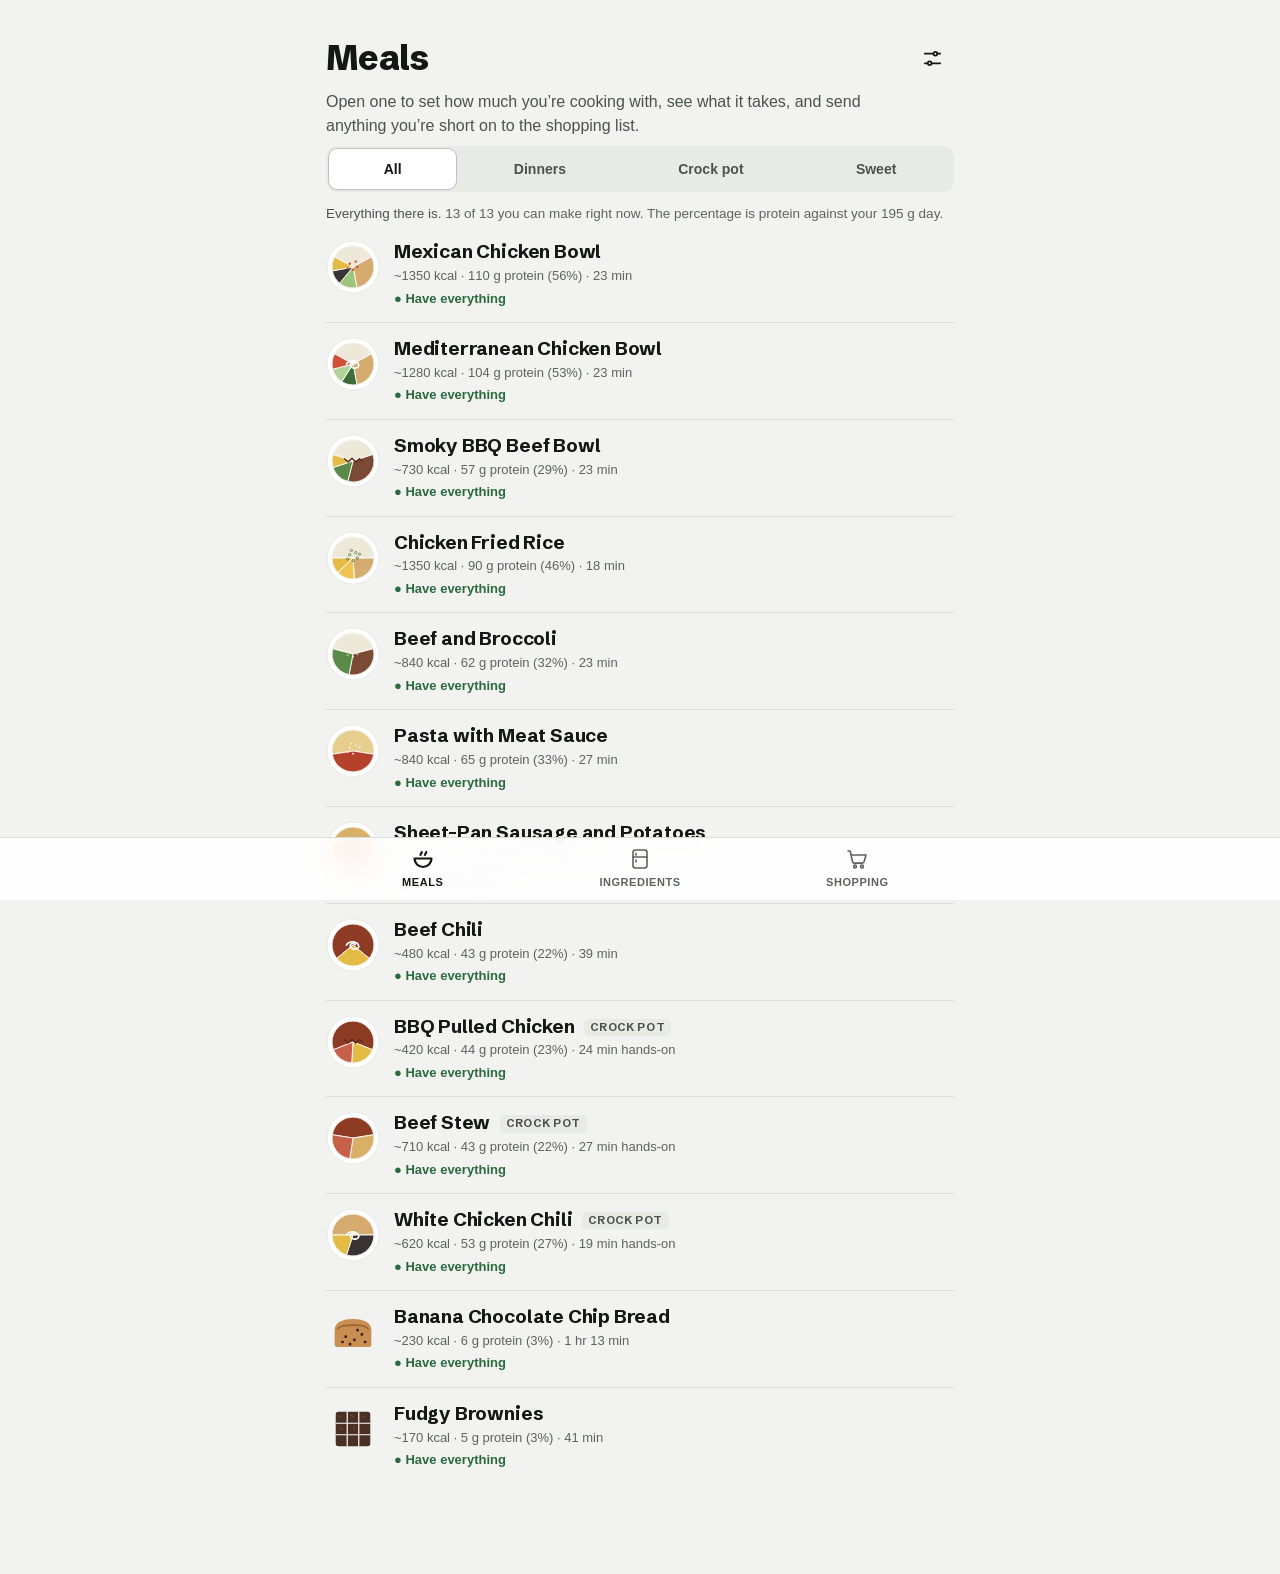
<file: index.html>
<!doctype html>
<html lang="en">
<head>
<meta charset="utf-8">
<meta name="app-version" content="c1187bf18e4c">
<meta name="viewport" content="width=device-width, initial-scale=1, viewport-fit=cover">
<meta name="apple-mobile-web-app-capable" content="yes">
<meta name="mobile-web-app-capable" content="yes">
<meta name="apple-mobile-web-app-title" content="Dinner">
<meta name="apple-mobile-web-app-status-bar-style" content="default">
<meta name="theme-color" content="#F2F3F0" media="(prefers-color-scheme: light)">
<meta name="theme-color" content="#0E100F" media="(prefers-color-scheme: dark)">
<link rel="manifest" href="manifest.webmanifest">
<link rel="apple-touch-icon" href="icons/icon-180.png">
<link rel="icon" type="image/png" sizes="192x192" href="icons/icon-192.png">
<title>Default Dinner</title>
<style>
@font-face{font-family:'IBM Plex Mono';font-style:normal;font-weight:400;font-display:swap;src:url(fonts/ibm-plex-mono-400.woff2) format('woff2');unicode-range:U+0000-00FF, U+0131, U+0152-0153, U+02BB-02BC, U+02C6, U+02DA, U+02DC, U+0304, U+0308, U+0329, U+2000-206F, U+20AC, U+2122, U+2191, U+2193, U+2212, U+2215, U+FEFF, U+FFFD;}
@font-face{font-family:'IBM Plex Mono';font-style:normal;font-weight:500;font-display:swap;src:url(fonts/ibm-plex-mono-500.woff2) format('woff2');unicode-range:U+0000-00FF, U+0131, U+0152-0153, U+02BB-02BC, U+02C6, U+02DA, U+02DC, U+0304, U+0308, U+0329, U+2000-206F, U+20AC, U+2122, U+2191, U+2193, U+2212, U+2215, U+FEFF, U+FFFD;}
@font-face{font-family:'IBM Plex Mono';font-style:normal;font-weight:600;font-display:swap;src:url(fonts/ibm-plex-mono-600.woff2) format('woff2');unicode-range:U+0000-00FF, U+0131, U+0152-0153, U+02BB-02BC, U+02C6, U+02DA, U+02DC, U+0304, U+0308, U+0329, U+2000-206F, U+20AC, U+2122, U+2191, U+2193, U+2212, U+2215, U+FEFF, U+FFFD;}
@font-face{font-family:'Schibsted Grotesk';font-style:normal;font-weight:500;font-display:swap;src:url(fonts/schibsted-grotesk.woff2) format('woff2');unicode-range:U+0000-00FF, U+0131, U+0152-0153, U+02BB-02BC, U+02C6, U+02DA, U+02DC, U+0304, U+0308, U+0329, U+2000-206F, U+20AC, U+2122, U+2191, U+2193, U+2212, U+2215, U+FEFF, U+FFFD;}
@font-face{font-family:'Schibsted Grotesk';font-style:normal;font-weight:600;font-display:swap;src:url(fonts/schibsted-grotesk.woff2) format('woff2');unicode-range:U+0000-00FF, U+0131, U+0152-0153, U+02BB-02BC, U+02C6, U+02DA, U+02DC, U+0304, U+0308, U+0329, U+2000-206F, U+20AC, U+2122, U+2191, U+2193, U+2212, U+2215, U+FEFF, U+FFFD;}
@font-face{font-family:'Schibsted Grotesk';font-style:normal;font-weight:700;font-display:swap;src:url(fonts/schibsted-grotesk.woff2) format('woff2');unicode-range:U+0000-00FF, U+0131, U+0152-0153, U+02BB-02BC, U+02C6, U+02DA, U+02DC, U+0304, U+0308, U+0329, U+2000-206F, U+20AC, U+2122, U+2191, U+2193, U+2212, U+2215, U+FEFF, U+FFFD;}
@font-face{font-family:'Schibsted Grotesk';font-style:normal;font-weight:800;font-display:swap;src:url(fonts/schibsted-grotesk.woff2) format('woff2');unicode-range:U+0000-00FF, U+0131, U+0152-0153, U+02BB-02BC, U+02C6, U+02DA, U+02DC, U+0304, U+0308, U+0329, U+2000-206F, U+20AC, U+2122, U+2191, U+2193, U+2212, U+2215, U+FEFF, U+FFFD;}
</style>
</head>
<body>

<style>
/* =========================================================================
   Default Dinner — styles
   Steel-cool neutrals, ink controls, enamel-cookware blue accent.
   ========================================================================= */
:root {
  --bg:#F2F3F0; --surface:#FFFFFF; --surface-2:#E8EAE5; --ink:#141714; --ink-2:#4B524C; --ink-3:#5C635D;
  --line:#DADED8; --line-strong:#BCC2BB;
  --accent:#2F4FA3; --accent-soft:#E2E8F6;
  --ok:#2A6A3D; --ok-soft:#E0EEE3; --warn:#855600; --warn-soft:#F5EAD3; --bad:#A1302A; --bad-soft:#F6E0DC; --on-bad:#FFFFFF;
  --btn:#141714; --on-btn:#F6F7F4;
  --bowl:#FFFFFF; --bowl-rim:#E3E5E0;
  --f-rice:#EEE8D8; --f-beef:#7B4A34; --f-chicken:#D6AB70; --f-broc:#5A8A4A; --f-leaf:#9CC47A; --f-bean:#3A3333; --f-corn:#E4BB45;
  --f-spinach:#3D6D3A; --f-cuc:#B4D29C; --f-tomato:#CF4F39; --f-potato:#D8B068; --f-scallion:#3C7631; --f-yogurt:#FFFFFF; --f-bbq:#5A2A1C;
  --f-bread:#C98F52; --f-crust:#9A6433; --f-choc:#3A2419; --f-brownie:#4A2F24; --f-brownie-hi:#6E4938; --f-dough:#D9A866; --f-glaze:#5A3A2C;
  --f-cream:#F0E4C6; --f-cream-2:#E6B6B1; --f-cup:#2F4FA3;
  --f-pasta:#E8CE8E; --f-sauce:#B5402C; --f-sausage:#9C5B3C; --f-egg:#EFC352; --f-hash:#D7A85A; --f-chili:#8E3B23; --f-peppers:#C6604A; --f-sesame:#F3EEDD; --f-parm:#F6F2E4;
  --shadow:0 1px 2px rgba(20,23,20,.05), 0 6px 20px rgba(20,23,20,.06);
  --font-display:'Schibsted Grotesk', ui-sans-serif, -apple-system, 'Helvetica Neue', Arial, sans-serif;
  --font-body:-apple-system, BlinkMacSystemFont, 'SF Pro Text', 'Segoe UI', Roboto, 'Helvetica Neue', Arial, sans-serif;
  --font-mono:'IBM Plex Mono', ui-monospace, 'SF Mono', Menlo, Consolas, monospace;
  --nav-h:62px;
  --safe-b:env(safe-area-inset-bottom, 0px);
  color-scheme:light;
}
@media (prefers-color-scheme: dark) {
  :root:not([data-theme="light"]):not([data-app-theme="light"]) {
    --bg:#0E100F; --surface:#171A18; --surface-2:#222623; --ink:#ECEEEA; --ink-2:#B0B7B1; --ink-3:#848B85;
    --line:#2A2F2B; --line-strong:#3E4540;
    --accent:#94AAEE; --accent-soft:#1D2540;
    --ok:#7FC290; --ok-soft:#16281B; --warn:#E3B55D; --warn-soft:#2D2311; --bad:#F28E82; --bad-soft:#351B18; --on-bad:#1A0D0B;
    --btn:#ECEEEA; --on-btn:#0E100F;
    --bowl:#1E2220; --bowl-rim:#2F3430;
    --f-rice:#D7D1BF; --f-yogurt:#EDEDE8; --f-cup:#5D78C8; --f-bbq:#8A4A36; --f-bean:#5A5050; --f-choc:#1F130D;
    --f-sauce:#C24B33; --f-chili:#A24A2E; --f-sesame:#E8E2D0; --f-parm:#EDE8D8;
    --shadow:0 1px 2px rgba(0,0,0,.4);
    color-scheme:dark;
  }
}
:root[data-theme="dark"]:not([data-app-theme="light"]), :root[data-app-theme="dark"] {
  --bg:#0E100F; --surface:#171A18; --surface-2:#222623; --ink:#ECEEEA; --ink-2:#B0B7B1; --ink-3:#848B85;
  --line:#2A2F2B; --line-strong:#3E4540;
  --accent:#94AAEE; --accent-soft:#1D2540;
  --ok:#7FC290; --ok-soft:#16281B; --warn:#E3B55D; --warn-soft:#2D2311; --bad:#F28E82; --bad-soft:#351B18; --on-bad:#1A0D0B;
  --btn:#ECEEEA; --on-btn:#0E100F;
  --bowl:#1E2220; --bowl-rim:#2F3430;
  --f-rice:#D7D1BF; --f-yogurt:#EDEDE8; --f-cup:#5D78C8; --f-bbq:#8A4A36; --f-bean:#5A5050; --f-choc:#1F130D;
    --f-sauce:#C24B33; --f-chili:#A24A2E; --f-sesame:#E8E2D0; --f-parm:#EDE8D8;
  --shadow:0 1px 2px rgba(0,0,0,.4);
  color-scheme:dark;
}

*, *::before, *::after { box-sizing:border-box; }
html { -webkit-text-size-adjust:100%; }
body { margin:0; background:var(--bg); color:var(--ink); font:16px/1.5 var(--font-body); -webkit-font-smoothing:antialiased; -webkit-tap-highlight-color:transparent; }
body.cooking { overflow:hidden; }
a { color:var(--accent); }
button { font:inherit; color:inherit; cursor:pointer; }
button:disabled { cursor:not-allowed; opacity:.55; }
svg { display:block; }
ul, ol { margin:0; padding:0; list-style:none; }
p { margin:0; }
h1, h2, h3 { margin:0; text-wrap:balance; }
dl, dd { margin:0; }
:focus-visible { outline:3px solid var(--accent); outline-offset:2px; border-radius:6px; }
[tabindex="-1"]:focus { outline:none; }
.visually-hidden { position:absolute !important; width:1px; height:1px; overflow:hidden; clip:rect(0 0 0 0); white-space:nowrap; }
.skip { position:absolute; left:-999px; top:8px; background:var(--btn); color:var(--on-btn); padding:10px 14px; border-radius:8px; z-index:100; }
.skip:focus { left:16px; }
.mono { font-family:var(--font-mono); font-variant-numeric:tabular-nums; }
.muted { color:var(--ink-3); }
.center { text-align:center; }

/* ---------- Layout ---------- */
.app { max-width:660px; margin:0 auto; padding-inline:max(16px, env(safe-area-inset-left, 0px)); padding-block:calc(env(safe-area-inset-top, 0px) + 6px) calc(var(--nav-h) + var(--safe-b) + 28px); }
#view { outline:none; }

/* ---------- Type ---------- */
.display { font-family:var(--font-display); font-weight:800; font-size:clamp(30px, 8.6vw, 40px); line-height:1.04; letter-spacing:-.028em; margin:6px 0 18px; }
.h1 { font-family:var(--font-display); font-weight:800; font-size:clamp(27px, 7.4vw, 34px); line-height:1.08; letter-spacing:-.022em; }
.h2 { font-family:var(--font-display); font-weight:700; font-size:20px; line-height:1.2; letter-spacing:-.01em; }
.h3 { font-size:14px; font-weight:700; letter-spacing:.01em; margin:18px 0 6px; color:var(--ink); }
.label { font-size:12px; font-weight:700; letter-spacing:.09em; text-transform:uppercase; color:var(--ink-3); margin:22px 0 4px; }
.eyebrow, .kicker { font-size:12px; font-weight:600; letter-spacing:.07em; text-transform:uppercase; color:var(--ink-3); }
.lede { color:var(--ink-2); font-size:16px; max-width:36em; margin:4px 0 8px; }
.fine { font-size:12.5px; color:var(--ink-3); margin-top:8px; max-width:44em; }
.meta, .meta.mono { font-family:var(--font-body); font-size:13px; color:var(--ink-3); font-variant-numeric:tabular-nums; }

/* ---------- Header / nav ---------- */
.top { display:flex; justify-content:space-between; align-items:center; min-height:48px; }
.page-head { display:flex; justify-content:space-between; align-items:center; gap:12px; min-height:56px; margin-top:6px; }
.back { display:inline-flex; align-items:center; gap:2px; min-height:44px; margin-left:-8px; padding-right:10px; color:var(--ink-2); text-decoration:none; font-weight:600; font-size:15px; }
.back svg { width:22px; height:22px; fill:none; stroke:currentColor; stroke-width:2; }
.icon-btn { width:44px; height:44px; display:grid; place-items:center; border-radius:10px; border:0; background:transparent; color:var(--ink); flex:none; text-decoration:none; }
.icon-btn svg { width:23px; height:23px; fill:none; stroke:currentColor; stroke-width:1.8; stroke-linecap:round; stroke-linejoin:round; }
.icon-btn:hover { background:var(--surface-2); }
.fav svg { stroke-width:1.6; }
.fav.on svg { fill:var(--ink); }
.fav-mark { color:var(--ink); }

.tabbar { position:fixed; left:0; right:0; bottom:0; z-index:20; background:var(--surface); background:color-mix(in srgb, var(--surface) 90%, transparent); -webkit-backdrop-filter:saturate(1.4) blur(14px); backdrop-filter:saturate(1.4) blur(14px); border-top:1px solid var(--line); padding-bottom:var(--safe-b); }
.tabbar-inner { max-width:660px; margin:0 auto; display:grid; grid-template-columns:repeat(3, 1fr); padding-inline:4px; }
.tabbar a { display:flex; flex-direction:column; align-items:center; justify-content:center; gap:3px; min-height:var(--nav-h); color:var(--ink-3); text-decoration:none; font-size:11px; font-weight:600; letter-spacing:.05em; text-transform:uppercase; }
.tabbar svg { width:24px; height:24px; fill:none; stroke:currentColor; stroke-width:1.6; stroke-linecap:round; stroke-linejoin:round; }
.tabbar a[aria-current="page"] { color:var(--ink); }
.tabbar a[aria-current="page"] svg { stroke-width:2.2; }
body.cooking .tabbar { display:none; }

.tabs { display:flex; gap:2px; border-bottom:1px solid var(--line); overflow-x:auto; scrollbar-width:none; margin:4px 0 8px; }
.tabs::-webkit-scrollbar { display:none; }
.tabs a { flex:none; padding:12px 11px; min-height:46px; color:var(--ink-3); text-decoration:none; font-weight:600; font-size:15px; border-bottom:2px solid transparent; margin-bottom:-1px; white-space:nowrap; }
.tabs a[aria-current="page"] { color:var(--ink); border-bottom-color:var(--ink); }

/* ---------- Buttons & controls ---------- */
.btn { display:inline-flex; align-items:center; justify-content:center; gap:8px; min-height:48px; padding:0 16px; border-radius:11px; border:1px solid var(--line-strong); background:var(--surface); color:var(--ink); font-weight:600; font-size:15px; text-decoration:none; text-align:center; line-height:1.2; transition:background .15s, border-color .15s; }
.btn:hover { border-color:var(--ink-3); }
.btn svg { width:18px; height:18px; fill:none; stroke:currentColor; stroke-width:2; }
.btn.primary { background:var(--btn); color:var(--on-btn); border-color:var(--btn); }
.btn.primary:hover { opacity:.92; }
.btn.xl { width:100%; min-height:58px; font-family:var(--font-display); font-size:17px; font-weight:700; letter-spacing:.07em; text-transform:uppercase; }
.btn.small { min-height:40px; padding:0 13px; font-size:14px; border-radius:9px; }
.btn.wide { width:100%; margin-top:14px; }
.btn.danger { color:var(--bad); border-color:var(--bad); }
.btn.danger-fill { background:var(--bad); color:var(--on-bad); border-color:var(--bad); }
.text-btn { background:none; border:0; color:var(--accent); font-weight:600; font-size:15px; padding:8px 4px; min-height:44px; text-decoration:none; }
.btn-row { display:flex; flex-wrap:wrap; gap:8px; align-items:center; margin-top:14px; }
.btn-row.center { justify-content:center; }
.pair { display:grid; grid-template-columns:1fr 1fr; gap:10px; }

.seg { display:flex; flex-wrap:wrap; gap:3px; background:var(--surface-2); padding:3px; border-radius:11px; }
.seg button { flex:1 1 auto; min-height:40px; border:0; background:transparent; border-radius:8px; font-weight:600; font-size:14px; color:var(--ink-2); padding:6px 10px; line-height:1.2; }
.seg button[aria-checked="true"] { background:var(--surface); color:var(--ink); box-shadow:0 0 0 1px var(--line-strong), 0 1px 2px rgba(0,0,0,.06); }
.chips { display:flex; flex-wrap:wrap; gap:6px; }
.chip { min-height:40px; padding:6px 14px; border-radius:999px; border:1px solid var(--line-strong); background:var(--surface); font-weight:600; font-size:14px; color:var(--ink-2); line-height:1.2; }
.chip[aria-checked="true"], .chip[aria-pressed="true"] { background:var(--btn); color:var(--on-btn); border-color:var(--btn); }
.chip.big { min-height:46px; font-size:15px; }

input[type="checkbox"] { appearance:none; -webkit-appearance:none; width:26px; height:26px; margin:1px 0 0; border:2px solid var(--line-strong); border-radius:7px; background:var(--surface); display:grid; place-content:center; flex:none; cursor:pointer; }
input[type="checkbox"]:checked { background:var(--btn); border-color:var(--btn); }
input[type="checkbox"]:checked::after { content:''; width:12px; height:7px; border:solid var(--on-btn); border-width:0 0 2.5px 2.5px; transform:translateY(-1px) rotate(-45deg); }

.stepper { display:inline-flex; align-items:stretch; border:1px solid var(--line-strong); border-radius:11px; overflow:hidden; background:var(--surface); flex:none; }
.stepper button { width:46px; min-height:44px; border:0; background:transparent; font-size:22px; line-height:1; color:var(--ink); }
.stepper button:hover { background:var(--surface-2); }
.stepper output { min-width:76px; display:grid; place-items:center; font-size:14.5px; padding:0 6px; border-inline:1px solid var(--line); }

.switch { position:relative; width:52px; height:32px; border-radius:999px; border:0; background:var(--line-strong); flex:none; transition:background .15s; }
.switch span { position:absolute; top:3px; left:3px; width:26px; height:26px; border-radius:50%; background:var(--surface); box-shadow:0 1px 3px rgba(0,0,0,.25); transition:transform .15s; }
.switch[aria-checked="true"] { background:var(--btn); }
.switch[aria-checked="true"] span { transform:translateX(20px); background:var(--on-btn); }

/* ---------- Sections ---------- */
.sec { border-top:1px solid var(--line); padding-block:20px; }
.tabs + .sec, .tabs + .lede + .sec { border-top:0; padding-top:10px; }
.sec-head { display:flex; justify-content:space-between; align-items:baseline; gap:12px; margin-bottom:8px; }
details.sec > summary { display:flex; justify-content:space-between; align-items:center; gap:12px; list-style:none; cursor:pointer; min-height:32px; }
details.sec > summary::-webkit-details-marker { display:none; }
details.sec > summary::after { content:''; width:9px; height:9px; border:solid var(--ink-3); border-width:0 2px 2px 0; transform:rotate(45deg); margin:0 6px 4px auto; transition:transform .15s; flex:none; }
details.sec[open] > summary::after { transform:rotate(-135deg); margin-bottom:-4px; }
details.sec > summary .sum-aside { margin-left:auto; }
details.sec > .sec-body { padding-top:8px; }
.summary { margin-top:12px; font-size:15px; color:var(--ink-2); }
.summary strong { color:var(--ink); }
.bullets { display:grid; gap:6px; }
.bullets li { position:relative; padding-left:16px; max-width:40em; }
.bullets li::before { content:''; position:absolute; left:2px; top:.62em; width:5px; height:5px; border-radius:50%; background:var(--ink-3); }
.bullets.num { counter-reset:n; }
.bullets.num li { counter-increment:n; padding-left:24px; }
.bullets.num li::before { content:counter(n); background:none; width:auto; height:auto; top:0; font-family:var(--font-mono); font-size:13px; color:var(--ink-3); }
.callout { display:block; margin-top:10px; padding:10px 12px; border-radius:9px; background:var(--surface-2); font-size:14.5px; line-height:1.45; }
.callout strong { font-weight:700; margin-right:4px; }
.callout.warn { background:var(--warn-soft); }
.callout.warn strong { color:var(--warn); }
.callout.safe { background:var(--ok-soft); }
.callout.safe strong { color:var(--ok); }
.callout.tip { background:var(--accent-soft); }
.callout.tip strong { color:var(--accent); }
.empty { text-align:center; padding:26px 18px; border:1px dashed var(--line-strong); border-radius:14px; display:grid; gap:10px; justify-items:center; margin-block:14px; }
.empty-title { font-family:var(--font-display); font-weight:700; font-size:19px; }
.empty .muted { max-width:30em; }
.tag { display:inline-block; font-size:11px; font-weight:700; letter-spacing:.06em; text-transform:uppercase; color:var(--ink-2); background:var(--surface-2); border-radius:5px; padding:2px 6px; margin-left:6px; vertical-align:2px; }

/* ---------- Stock ---------- */
.stock { display:inline-flex; align-items:center; gap:5px; font-size:13.5px; font-weight:600; line-height:1.3; }
.stock i { font-style:normal; font-size:11px; }
.stock.in { color:var(--ok); }
.stock.low { color:var(--warn); }
.stock.out { color:var(--bad); }
.ready-line { display:block; font-size:13px; font-weight:600; }
.ready-line.ok { color:var(--ok); }
.ready-line.warn { color:var(--warn); }
.ready-line.bad { color:var(--bad); }
.ready-line.ok::before { content:'● '; }
.ready-line.warn::before { content:'◐ '; }
.ready-line.bad::before { content:'○ '; }

/* ---------- Meal rows ---------- */
.banners { display:grid; gap:8px; margin:4px 0 10px; }
.banner { display:flex; justify-content:space-between; align-items:center; gap:10px; width:100%; min-height:52px; padding:10px 12px 10px 14px; border:1px solid var(--line); background:var(--surface); border-radius:12px; color:var(--ink); text-decoration:none; text-align:left; font-size:15px; }
.banner.ready { border-color:color-mix(in srgb, var(--ok) 45%, var(--line)); background:var(--ok-soft); }
.banner svg { width:18px; height:18px; fill:none; stroke:currentColor; stroke-width:2; flex:none; }
.hero { background:var(--surface); border:1px solid var(--line); border-radius:18px; padding:18px 16px 14px; box-shadow:var(--shadow); margin-bottom:10px; }
.hero-top { display:flex; gap:14px; align-items:center; }
.hero-title { min-width:0; display:grid; gap:2px; }
.hero-name { font-family:var(--font-display); font-weight:800; font-size:25px; line-height:1.1; letter-spacing:-.018em; }
.hero-name a { color:inherit; text-decoration:none; }
.hero-name a:hover { text-decoration:underline; text-decoration-thickness:1px; text-underline-offset:3px; }
.portion { margin-top:14px; padding:9px 11px; background:var(--surface-2); border-radius:9px; font-size:13.5px; color:var(--ink-2); }
.hero-actions { display:grid; gap:10px; margin-top:16px; }
.hero-actions .text-btn { justify-self:center; }
.stats { display:grid; grid-template-columns:repeat(4, 1fr); gap:14px 8px; margin-top:14px; padding-top:14px; border-top:1px solid var(--line); }
.stats dt { font-size:11px; font-weight:700; letter-spacing:.07em; text-transform:uppercase; color:var(--ink-3); }
.stats dd { display:flex; align-items:baseline; gap:2px; flex-wrap:wrap; }
.stats .num { font-family:var(--font-display); font-weight:700; font-size:21px; font-variant-numeric:tabular-nums; letter-spacing:-.01em; }
.stats .unit { font-size:12px; color:var(--ink-3); }
.stat-line { margin-top:12px; font-size:14px; color:var(--ink-2); }
.sec > .stats:first-child, .sec-body > .stats:first-child { margin-top:0; border-top:0; padding-top:0; }
.drows li { display:flex; align-items:center; gap:10px; padding:9px 0; border-bottom:1px solid var(--line); }
.drows li:last-child { border-bottom:0; }
.drow-main { flex:1; display:flex; gap:12px; align-items:center; color:var(--ink); text-decoration:none; min-width:0; }
.drow-main > span { display:grid; gap:1px; min-width:0; }
.drow-name { font-weight:650; font-size:16px; }
.kcheck { display:grid; grid-template-columns:1fr 1fr; column-gap:18px; }
.kcheck li { display:flex; justify-content:space-between; align-items:center; gap:8px; padding:9px 0; border-bottom:1px solid var(--line); min-width:0; }
.kc-name { font-size:15px; overflow:hidden; text-overflow:ellipsis; white-space:nowrap; }
.link-row { display:flex; justify-content:space-between; align-items:center; gap:10px; min-height:48px; color:var(--ink); text-decoration:none; font-size:15px; }
.link-row svg { width:18px; height:18px; fill:none; stroke:var(--ink-3); stroke-width:2; flex:none; }
.sec > .link-row:only-child { min-height:40px; }

/* ---------- Lists: meals, desserts ---------- */
.mrows li.mrow { display:flex; align-items:flex-start; gap:6px; padding:14px 0; border-bottom:1px solid var(--line); }
.mrows li.mrow:last-child { border-bottom:0; }
.mrow-main { flex:1; display:flex; gap:14px; align-items:flex-start; color:var(--ink); text-decoration:none; min-width:0; }
.mrow-body { display:grid; gap:3px; min-width:0; }
.mrow-name { font-family:var(--font-display); font-weight:700; font-size:19px; line-height:1.2; letter-spacing:-.01em; }
.mrow-flavor { font-size:14px; color:var(--ink-2); display:-webkit-box; -webkit-line-clamp:2; -webkit-box-orient:vertical; overflow:hidden; }
.bowl, .glyph { flex:none; max-width:100%; height:auto; }
.shared li { display:grid; grid-template-columns:1fr auto; gap:0 10px; padding:9px 0; border-bottom:1px solid var(--line); }
.sh-name { font-weight:600; }
.sh-count { font-size:13px; color:var(--ink-3); }
.sh-count::after { content:' recipes'; font-family:var(--font-body); }
.sh-list { grid-column:1 / -1; font-size:13px; color:var(--ink-3); }

.rhead { display:grid; gap:4px; margin-bottom:4px; }
.rhead-top { display:flex; align-items:center; gap:12px; }
.rhead-title { flex:1; min-width:0; }
.rhead .h1 { font-size:clamp(24px, 6.6vw, 30px); }
.rhead .fine { margin-top:2px; }
.macros { display:grid; grid-template-columns:repeat(5, minmax(0, 1fr)); gap:6px; margin-top:10px; padding:10px 0; border-block:1px solid var(--line); }
.macros dt { font-size:10.5px; font-weight:700; letter-spacing:.06em; text-transform:uppercase; color:var(--ink-3); }
.macros dd { display:flex; align-items:baseline; gap:2px; flex-wrap:wrap; }
.macros .num { font-family:var(--font-display); font-weight:700; font-size:19px; font-variant-numeric:tabular-nums; letter-spacing:-.01em; }
.macros .unit { font-size:11.5px; color:var(--ink-3); }
.rtabs { position:sticky; top:0; z-index:5; display:grid; grid-template-columns:repeat(4, 1fr); background:var(--bg); border-bottom:1px solid var(--line); margin:8px -16px 0; padding:0 16px; }
.rtabs button { min-height:48px; border:0; background:none; font-size:14.5px; font-weight:600; color:var(--ink-3); border-bottom:2px solid transparent; margin-bottom:-1px; padding:0 2px; }
.rtabs button[aria-selected="true"] { color:var(--ink); border-bottom-color:var(--ink); }
.rpanel { padding-top:6px; min-height:40vh; }
.h3.first { margin-top:12px; }
.body-text { max-width:40em; }
.detail-line { margin:8px 0 0; font-size:14px; display:flex; justify-content:space-between; border-bottom:1px solid var(--line); padding-bottom:7px; }
.more-opts { margin:-14px 0 4px; }
.rhead + .opts { padding-bottom:18px; }
.more-opts .opts { padding-block:6px 4px; }
.inv-cat { border-bottom:1px solid var(--line); }
.inv-cat > summary { display:flex; align-items:center; gap:10px; min-height:56px; cursor:pointer; list-style:none; }
.inv-cat > summary::-webkit-details-marker { display:none; }
.inv-cat > summary::after { content:''; width:8px; height:8px; border:solid var(--ink-3); border-width:0 2px 2px 0; transform:rotate(-45deg); margin-right:6px; transition:transform .15s; flex:none; }
.inv-cat[open] > summary::after { transform:rotate(45deg); }
.inv-cat-name { flex:1; font-family:var(--font-display); font-weight:700; font-size:18px; }
.inv-cat-status { font-size:13.5px; font-weight:600; color:var(--ink-3); }
.inv-cat-status.low { color:var(--warn); }
.inv-cat-status.out { color:var(--bad); }
.inv-cat .inv { border-top:1px solid var(--line); margin-bottom:6px; }
.shop-top { display:grid; gap:4px; margin:10px 0 6px; }
.shop-top .btn.wide { margin-top:4px; }
.add-note { margin-top:6px; }
.set-group { margin-top:4px; }
.more-settings { margin-top:10px; }
.opts { display:grid; gap:14px; padding-block:14px 20px; }
.opt { display:grid; gap:6px; }
.opt-label { font-size:12px; font-weight:700; letter-spacing:.08em; text-transform:uppercase; color:var(--ink-3); }
.cta-bar { position:sticky; bottom:calc(var(--nav-h) + var(--safe-b) + 10px); z-index:6; padding-top:10px; margin-top:8px; }
.cta-bar .btn { box-shadow:0 8px 24px rgba(0,0,0,.18); }

.tiers { display:grid; gap:2px; margin-top:12px; }
.tiers > div { display:grid; grid-template-columns:76px 1fr; gap:10px; padding:9px 10px; border-radius:9px; }
.tiers dt { font-weight:700; font-size:14px; color:var(--ink-3); }
.tiers dd { font-size:14.5px; color:var(--ink-2); }
.tiers > div.on { background:var(--surface-2); }
.tiers > div.on dt, .tiers > div.on dd { color:var(--ink); }

.ings li.ing { display:grid; grid-template-columns:26px 1fr auto; gap:2px 12px; align-items:start; padding:11px 0; border-bottom:1px solid var(--line); }
.ings li.ing:last-child { border-bottom:0; }
.ings label, .ing-label { display:flex; flex-direction:column; gap:1px; cursor:pointer; min-width:0; }
.ing-name { font-weight:600; font-size:15.5px; }
.ing-note { font-size:13px; color:var(--ink-3); }
.ing-amt { font-size:14px; text-align:right; padding-top:2px; white-space:nowrap; }
.ing:has(input:checked) .ing-name { color:var(--ink-3); text-decoration:line-through; text-decoration-thickness:1.5px; }
.ings.plain li.ing { grid-template-columns:1fr auto; }
.ings.plain li.ing > span:first-child { display:none; }
.ing-group + .ing-group .h3 { margin-top:16px; }
.ing-group .h3:first-child { margin-top:10px; }

.timeline li { display:grid; grid-template-columns:54px 1fr; gap:8px; padding:9px 0; border-bottom:1px dashed var(--line); }
.timeline li:last-child { border-bottom:0; }
.timeline .t { font-size:14px; color:var(--ink-2); padding-top:1px; }
.tl-body { display:grid; gap:2px; }
.tl-title { font-weight:600; }
.tl-text { font-size:14px; color:var(--ink-2); }

.more { margin-top:10px; }
.more > summary { color:var(--accent); font-weight:600; font-size:15px; cursor:pointer; min-height:40px; display:flex; align-items:center; }
.micro { width:100%; border-collapse:collapse; margin-top:6px; font-size:14px; }
.micro th, .micro td { padding:7px 0; border-bottom:1px solid var(--line); text-align:left; font-weight:400; }
.micro thead th { font-size:11px; font-weight:700; letter-spacing:.07em; text-transform:uppercase; color:var(--ink-3); }
.micro td { text-align:right; }
.micro thead th:not(:first-child) { text-align:right; }

.kv { display:grid; }
.kv > div { display:grid; grid-template-columns:118px 1fr; gap:12px; padding:10px 0; border-bottom:1px solid var(--line); }
.kv > div:last-child { border-bottom:0; }
.kv dt { font-weight:650; font-size:14px; color:var(--ink-2); }
.kv dd { font-size:15px; }
.kv.big dd { font-size:17px; }
.steps { counter-reset:s; display:grid; }
.steps li { counter-increment:s; position:relative; padding:12px 0 12px 36px; border-bottom:1px solid var(--line); display:grid; gap:3px; }
.steps li:last-child { border-bottom:0; }
.steps li::before { content:counter(s); position:absolute; left:0; top:12px; width:24px; height:24px; border-radius:50%; border:1px solid var(--line-strong); display:grid; place-items:center; font:600 12px var(--font-mono); color:var(--ink-2); }
.st-title { font-weight:650; }
.st-text { color:var(--ink-2); font-size:15px; }

/* ---------- Sweet ---------- */
.wants { display:grid; grid-template-columns:1fr 1fr; gap:10px; }
.want { display:flex; flex-direction:column; justify-content:space-between; gap:12px; padding:14px; border:1px solid var(--line); border-radius:14px; background:var(--surface); min-height:118px; color:var(--ink); text-decoration:none; font-family:var(--font-display); font-weight:700; font-size:17px; line-height:1.15; letter-spacing:-.01em; }
.want:hover { border-color:var(--ink-3); }
.glance > div { display:grid; grid-template-columns:150px 1fr; gap:10px; padding:10px 0; border-bottom:1px solid var(--line); }
.glance > div:last-child { border-bottom:0; }
.glance dt { font-size:14px; font-weight:650; color:var(--ink-2); }
.glance dd a { font-weight:600; text-decoration:none; display:inline-block; padding-block:8px; margin-block:-8px; }
.glance dd a:hover { text-decoration:underline; }
.qty-more { margin-top:14px; }
.qty-more > summary { font-size:14px; font-weight:700; color:var(--ink); }
.qty-more > summary::after { content:' Show'; color:var(--accent); font-weight:600; margin-left:6px; }
.qty-more[open] > summary::after { content:' Hide'; }

/* ---------- Prep ---------- */
.split li.split-row, .bake-rows li { display:flex; align-items:center; gap:12px; padding:9px 0; border-bottom:1px solid var(--line); flex-wrap:wrap; }
.split li:last-child, .bake-rows li:last-child { border-bottom:0; }
.split-name { flex:1; font-weight:600; min-width:90px; }
.bake-rows label { display:flex; align-items:center; gap:10px; flex:1; font-weight:600; cursor:pointer; min-height:44px; }
.bake-rows .seg { flex-basis:100%; }
.qty li { display:grid; grid-template-columns:1fr auto; gap:1px 12px; padding:9px 0; border-bottom:1px solid var(--line); align-items:baseline; }
.qty li:last-child { border-bottom:0; }
.q-name { font-weight:600; font-size:15px; }
.q-use { font-size:14px; text-align:right; }
.qty .stock { grid-column:1; }
.q-buy { grid-column:2; text-align:right; font-size:12.5px; color:var(--ink-2); }
.progress-line { font-size:14px; color:var(--ink-2); margin:6px 0 2px; display:flex; align-items:center; gap:4px; flex-wrap:wrap; }
.progress-line .text-btn { min-height:32px; padding:0 4px; font-size:14px; }
.tasks li.task { display:grid; grid-template-columns:26px 1fr; gap:4px 12px; padding:13px 0; border-bottom:1px solid var(--line); align-items:start; }
.tasks li.task:last-child { border-bottom:0; }
.tasks label { display:grid; grid-template-columns:46px 1fr auto; gap:8px; cursor:pointer; min-width:0; }
.tasks .t { font-size:14px; color:var(--ink-2); padding-top:2px; }
.task-body { display:grid; gap:3px; min-width:0; }
.task-title { font-weight:650; font-size:15.5px; }
.task-text { font-size:14.5px; color:var(--ink-2); }
.done-word { font-size:12px; font-weight:700; letter-spacing:.06em; text-transform:uppercase; color:var(--ok); padding-top:3px; }
.task.done .task-title { color:var(--ink-3); text-decoration:line-through; text-decoration-thickness:1.5px; }
.task.done .task-text, .task.done .callout { opacity:.6; }
.task-link { grid-column:2; justify-self:start; min-height:36px; padding:4px 0 0 58px; font-size:14px; }
.where { font-size:13px; font-weight:650; }
.where.fridge { color:var(--ok); }
.where.freeze { color:var(--accent); }
.where.bad { color:var(--bad); }
.stored li.stored-row { display:flex; align-items:center; justify-content:space-between; gap:10px; padding:11px 0; border-bottom:1px solid var(--line); flex-wrap:wrap; }
.stored li:last-child { border-bottom:0; }
.stored-body { display:grid; gap:2px; min-width:0; }
.stored-actions { display:flex; align-items:center; gap:4px; }
.stored-row.expired .task-title { color:var(--ink-3); }

/* ---------- Inventory ---------- */
.inv-summary { display:flex; gap:18px; flex-wrap:wrap; margin:10px 0 12px; font-size:14px; color:var(--ink-2); }
.inv-summary strong { color:var(--ink); font-size:16px; margin-right:3px; }
.inv-row { width:100%; display:flex; align-items:center; justify-content:space-between; gap:12px; padding:10px 0; background:none; border:0; border-bottom:1px solid var(--line); text-align:left; min-height:58px; }
.inv li:last-child .inv-row { border-bottom:0; }
.inv-body { display:grid; gap:1px; min-width:0; }
.inv-name { font-weight:600; font-size:15.5px; }
.inv-used { font-size:12.5px; color:var(--ink-3); }
.pill { display:inline-flex; align-items:center; justify-content:center; gap:6px; min-width:98px; height:34px; padding:0 10px; border-radius:999px; font-size:13px; font-weight:650; border:1px solid transparent; flex:none; }
.pill i { font-style:normal; font-size:11px; }
.pill.in { color:var(--ok); background:var(--ok-soft); }
.pill.low { color:var(--warn); background:var(--warn-soft); }
.pill.out { color:var(--ink-3); border-color:var(--line-strong); }
.inv-row:hover .pill { box-shadow:0 0 0 1px var(--ink-3); }
.danger-zone { margin-top:22px; padding-top:10px; border-top:1px solid var(--line); }
.checks li, .shop li { display:grid; grid-template-columns:26px 1fr; gap:12px; align-items:start; padding:10px 0; border-bottom:1px solid var(--line); }
.checks li:last-child, .shop li:last-child { border-bottom:0; }
.checks label, .shop label { cursor:pointer; display:grid; gap:1px; font-size:15.5px; }
.shop-name { font-weight:600; }
.shop-qty { font-size:13px; color:var(--ink-2); }
.shop li.done .shop-name { color:var(--ink-3); text-decoration:line-through; }
.stand { display:grid; gap:4px; font-size:16px; }
.add-item { display:flex; gap:8px; margin-top:16px; }
.add-item input { flex:1; min-width:0; min-height:44px; border:1px solid var(--line-strong); border-radius:10px; padding:0 12px; background:var(--surface); color:var(--ink); font:16px var(--font-body); }
.add-item input::placeholder { color:var(--ink-3); }
.make li { border-bottom:1px solid var(--line); }
.make li:last-child { border-bottom:0; }
.make-row { display:flex; align-items:center; gap:12px; padding:10px 0; color:var(--ink); text-decoration:none; }
.make-row > span:last-of-type { display:grid; gap:1px; min-width:0; }
.make-row.not > span:nth-child(2) { flex:1; }
ol.make { counter-reset:m; }
ol.make > li { counter-increment:m; }
ol.make .make-row::before { content:counter(m); font-family:var(--font-mono); font-size:13px; color:var(--ink-3); width:14px; flex:none; }
.make-name { font-weight:650; }
.make-note { font-size:13.5px; color:var(--ink-2); }
.make-note.ok { color:var(--ok); }
.make-note.warn { color:var(--warn); }
.make-time { flex:none; width:42px; text-align:center; background:var(--surface-2); border-radius:8px; padding:6px 0; font-size:14px; font-weight:600; }

/* ---------- Five-minute mode ---------- */
.heat li { border-bottom:1px solid var(--line); }
.heat li:last-child { border-bottom:0; }
.heat-item > summary { display:flex; align-items:center; gap:12px; padding:12px 0; cursor:pointer; list-style:none; }
.heat-item > summary::-webkit-details-marker { display:none; }
.heat-item > summary > svg:last-child { width:18px; height:18px; fill:none; stroke:var(--ink-3); stroke-width:2; transition:transform .15s; flex:none; }
.heat-item[open] > summary > svg:last-child { transform:rotate(90deg); }
.heat-body { flex:1; display:grid; gap:1px; min-width:0; }
.heat-detail { padding:0 0 16px; }
.heat-item.dim > summary { opacity:.72; }

/* ---------- Week / settings ---------- */
.log li { display:grid; grid-template-columns:44px 1fr auto; gap:10px; padding:9px 0; border-bottom:1px solid var(--line); font-size:15px; }
.log-day { color:var(--ink-3); font-size:13px; padding-top:2px; }
.set-row { display:flex; justify-content:space-between; align-items:center; gap:16px; padding:14px 0; border-bottom:1px solid var(--line); }
.set-row:last-child { border-bottom:0; }
.set-row.stack { flex-direction:column; align-items:stretch; gap:8px; }
.set-label { font-weight:600; display:block; }
.set-hint { display:block; font-size:13px; color:var(--ink-3); margin-top:2px; max-width:34em; }

/* ---------- Sheet / toast ---------- */
#sheet { position:fixed; inset:0; z-index:60; }
.backdrop { position:absolute; inset:0; background:rgba(8,10,9,.48); }
.sheet { position:absolute; left:50%; bottom:0; transform:translateX(-50%); width:min(660px, 100%); max-height:88vh; overflow:auto; background:var(--surface); border-radius:18px 18px 0 0; padding:14px 16px calc(18px + var(--safe-b)); animation:rise .2s ease-out; }
@keyframes rise { from { transform:translate(-50%, 24px); opacity:.4; } to { transform:translate(-50%, 0); opacity:1; } }
.sheet-inner { display:grid; gap:12px; }
.sheet-head { display:flex; justify-content:space-between; align-items:center; }
.pick { display:grid; gap:8px; }
.pick-row { width:100%; display:flex; align-items:center; gap:12px; padding:10px 12px 10px 10px; border:1px solid var(--line); border-radius:13px; background:var(--surface); text-align:left; }
.pick-row.current { border-color:var(--ink); box-shadow:inset 0 0 0 1px var(--ink); }
.pick-body { flex:1; display:grid; gap:2px; min-width:0; }
.pick-name { font-weight:700; font-size:16px; }
.toast { position:fixed; left:50%; transform:translateX(-50%); bottom:calc(var(--nav-h) + var(--safe-b) + 84px); z-index:80; background:var(--btn); color:var(--on-btn); padding:12px 16px; border-radius:11px; font-size:15px; font-weight:600; max-width:calc(100% - 32px); width:max-content; box-shadow:0 10px 30px rgba(0,0,0,.25); }
body.cooking .toast { bottom:calc(110px + var(--safe-b)); }
.storage-warn { position:sticky; top:0; z-index:30; background:var(--warn-soft); color:var(--ink); font-size:13.5px; padding:8px 16px; text-align:center; }

/* ---------- Cooking mode ---------- */
#cook { position:fixed; inset:0; z-index:50; background:var(--bg); }
.cook { position:relative; display:flex; flex-direction:column; height:100%; height:100dvh; }
.cook-top { display:flex; align-items:center; gap:8px; padding:calc(env(safe-area-inset-top, 0px) + 6px) max(10px, calc((100% - 660px) / 2)) 6px; }
.cook-recipe { flex:1; font-weight:650; font-size:15px; min-width:0; overflow:hidden; text-overflow:ellipsis; white-space:nowrap; }
.cook-count { font-size:14px; color:var(--ink-2); padding-right:8px; }
.progress { height:4px; background:var(--line); }
.progress span { display:block; height:100%; background:var(--ink); transition:width .25s; }
.timer-strip { display:flex; gap:8px; overflow-x:auto; padding:10px max(16px, calc((100% - 660px) / 2)) 0; scrollbar-width:none; }
.timer-strip::-webkit-scrollbar { display:none; }
.tchip { display:flex; align-items:center; gap:8px; flex:none; min-height:40px; padding:0 12px; border-radius:999px; border:1px solid var(--line-strong); background:var(--surface); font-size:13.5px; }
.tchip-name { max-width:130px; overflow:hidden; text-overflow:ellipsis; white-space:nowrap; font-weight:600; }
.tchip.running { border-color:var(--accent); }
.tchip.done { background:var(--ok-soft); border-color:var(--ok); }
.cook-body { flex:1; overflow-y:auto; -webkit-overflow-scrolling:touch; padding:22px max(16px, calc((100% - 660px) / 2)) 28px; }
.cook-step { font-size:13px; letter-spacing:.06em; text-transform:uppercase; color:var(--ink-3); }
.cook-title { font-family:var(--font-display); font-weight:800; font-size:clamp(30px, 8vw, 40px); line-height:1.06; letter-spacing:-.024em; margin:6px 0 14px; outline:none; }
.cook-text { font-size:clamp(20px, 5.4vw, 23px); line-height:1.45; max-width:32em; }
.cook-sub { font-size:15px; color:var(--ink-2); margin-bottom:6px; }
.cook-body .callout { font-size:16px; margin-top:14px; }
.cook-body .h3 { font-size:15px; margin-top:22px; }
.timer-start { width:100%; min-height:68px; margin-top:22px; font-size:18px; border-width:2px; border-color:var(--ink); }
.timer-start .mono { font-size:22px; font-weight:600; }
.timer { margin-top:22px; border:2px solid var(--line-strong); border-radius:18px; padding:16px; display:grid; justify-items:center; gap:4px; }
.timer .pair { width:100%; margin-top:10px; }
.timer-big { font-size:clamp(56px, 18vw, 76px); font-weight:600; line-height:1; letter-spacing:-.02em; }
.timer-label { font-size:14px; font-weight:600; color:var(--ink-2); }
.timer.running { border-color:var(--accent); }
.timer.done { border-color:var(--ok); background:var(--ok-soft); }
.timer.done .timer-label { color:var(--ok); }
.cook-controls { display:grid; grid-template-columns:1fr 1fr 1fr 1.7fr; gap:8px; padding:10px max(12px, calc((100% - 660px) / 2)) calc(12px + var(--safe-b)); border-top:1px solid var(--line); background:var(--surface); }
.cook-controls .btn { min-height:62px; font-size:16px; padding:0 8px; border-radius:13px; }
.cook-controls .btn.primary { font-family:var(--font-display); font-weight:700; font-size:18px; letter-spacing:.04em; text-transform:uppercase; }
.cook-controls .span3 { grid-column:span 3; }
.check-line { display:flex; gap:12px; align-items:center; margin-top:18px; font-size:16px; }
.check-line label { cursor:pointer; }
.paused { position:absolute; inset:0; background:var(--bg); background:color-mix(in srgb, var(--bg) 96%, transparent); display:grid; place-content:center; gap:14px; text-align:center; padding:24px; }
.paused .btn { min-width:240px; }

/* ---------- Onboarding ---------- */
#onboarding { position:fixed; inset:0; z-index:70; background:var(--bg); overflow-y:auto; }
.ob { max-width:560px; margin:0 auto; padding:calc(env(safe-area-inset-top, 0px) + 8px) 16px calc(24px + var(--safe-b)); }
.ob-top { display:grid; grid-template-columns:1fr auto auto; align-items:center; gap:8px; min-height:52px; }
.ob-body { display:grid; gap:16px; padding-top:14px; }
.ob-body .display { margin:0; }
.ob-choices { display:grid; grid-template-columns:1fr 1fr; gap:10px; }
.ob-choice { display:grid; place-content:center; gap:2px; min-height:108px; border:1px solid var(--line-strong); border-radius:16px; background:var(--surface); text-align:center; font-size:15px; color:var(--ink-2); }
.ob-choice.on { border-color:var(--ink); box-shadow:inset 0 0 0 1px var(--ink); color:var(--ink); }
.ob-big { font-size:36px; font-weight:600; color:var(--ink); line-height:1.1; }
.ob-grid { display:flex; flex-wrap:wrap; gap:8px; }
.basics { justify-self:start; }

/* ---------- Responsive ---------- */
@media (max-width: 380px) {
  .stats { grid-template-columns:repeat(4, 1fr); gap:12px 4px; }
  .stats .num { font-size:18px; }
  .kv > div, .glance > div { grid-template-columns:1fr; gap:2px; }
  .kcheck { grid-template-columns:1fr; }
  .tasks label { grid-template-columns:40px 1fr auto; }
  .cook-controls .btn { font-size:15px; }
  .cook-controls .btn.primary { font-size:16px; }
}
@media (min-width: 720px) {
  .app { padding-top:24px; }
  .wants { grid-template-columns:repeat(4, 1fr); }
}
@media (hover: none) {
  .btn:hover, .want:hover { border-color:var(--line-strong); }
  .icon-btn:hover { background:transparent; }
}
@media (prefers-reduced-motion: reduce) {
  *, *::before, *::after { animation:none !important; transition:none !important; scroll-behavior:auto !important; }
}

/* ---------- "I have…" protein amount ---------- */
.amount-box { display:grid; gap:10px; margin-top:2px; }
.amount-line { display:flex; gap:8px; align-items:center; }
.amount-label { flex:1; font-size:14.5px; font-weight:650; min-width:0; }
.amount-input { width:74px; min-height:44px; border:1px solid var(--line-strong); border-radius:10px; padding:0 10px; background:var(--surface); color:var(--ink); font-size:17px; text-align:center; flex:none; }
.amount-line .seg { flex:none; width:96px; }
.amount-line .stepper { flex:none; }
.amount-box .chips { justify-content:space-between; }
.amount-box .chip { flex:1; padding:6px 4px; min-height:38px; font-size:13.5px; }

/* ---------- Notes, week plan, backup, kitchen update ---------- */
.callout.note { background:var(--accent-soft); margin:10px 0 4px; }
.callout.note strong { color:var(--accent); }
.note-text { white-space:pre-wrap; }
.note-input { width:100%; min-height:88px; border:1px solid var(--line-strong); border-radius:10px; padding:10px 12px; background:var(--surface); color:var(--ink); font:16px/1.45 var(--font-body); resize:vertical; }
.week-plan { border:1px solid var(--line); border-radius:12px; background:var(--surface); padding:0 12px; margin:12px 0 4px; }
.week-plan > summary { display:flex; align-items:center; justify-content:space-between; gap:10px; min-height:52px; cursor:pointer; list-style:none; }
.week-plan > summary::-webkit-details-marker { display:none; }
.week-title { font-weight:700; }
.week-count { font-size:14px; color:var(--accent); font-weight:600; }
.week-plan .split { border-top:1px solid var(--line); }
.week-plan .fine { margin-bottom:10px; }
.text-btn.inline { min-height:0; padding:0 2px; font-size:13px; }
.backup .btn-row { margin-top:10px; }
.backup label.btn { cursor:pointer; }
.cook-inv { margin-top:4px; }
.seg button:focus-visible, .chip:focus-visible, .rtabs button:focus-visible { outline-offset:-2px; }

/* ---------- Timers, nudges, search ---------- */
.hero.fridge { border-color:color-mix(in srgb, var(--ok) 40%, var(--line)); }
.cook-instead { padding-top:18px; }
.cook-instead .hero { box-shadow:none; }
.cook-instead .label { margin:0 0 8px; }
.top-actions { display:flex; align-items:center; gap:2px; }
.timer-banner { border-color:var(--accent); }
.timer-banner .mono { font-size:17px; margin-left:6px; }
.timer-presets { display:grid; grid-template-columns:repeat(3, 1fr); gap:8px; }
.nudge { display:flex; align-items:center; gap:12px; flex-wrap:wrap; justify-content:space-between; margin-top:12px; padding:12px; border:1px dashed var(--line-strong); border-radius:12px; font-size:14.5px; color:var(--ink-2); }
.search { display:flex; gap:8px; align-items:center; margin:10px 0 4px; }
.search input { flex:1; min-width:0; min-height:46px; border:1px solid var(--line-strong); border-radius:10px; padding:0 12px; background:var(--surface); color:var(--ink); font:16px var(--font-body); }
.swap > summary { list-style:none; cursor:pointer; }
.swap > summary::-webkit-details-marker { display:none; }
.swap .stock.out { text-decoration:underline; text-underline-offset:3px; }
.swap-text { font-size:13.5px; color:var(--ink-2); margin-top:4px; max-width:34em; }
.ing-stock { grid-column:2; }
.ings li.ing > .swap { grid-column:2; }
.order-out { text-align:center; }
.order-out .btn { margin-top:8px; }
.cook-controls .span2 { grid-column:span 2; }
.toast-act { background:none; border:0; color:var(--on-btn); font-weight:700; text-decoration:underline; padding:0 0 0 10px; }

/* ---------- Two-state ingredients ---------- */
.pill.in { color:var(--ink-2); background:var(--surface-2); min-width:78px; }
.pill.out { color:var(--bad); background:var(--bad-soft); min-width:78px; }
.need-badge { display:inline-block; font-size:12.5px; font-weight:700; color:var(--bad); background:var(--bad-soft); border-radius:6px; padding:3px 8px; }
.ing.missing .ing-name { color:var(--ink); }
.shop-why { color:var(--ink-3); }
.btn-row.stack { flex-direction:column; align-items:stretch; }
.dial dt { color:var(--ink); font-weight:700; }
.dial dd { color:var(--ink-2); }
.inv-cat-status { font-variant-numeric:tabular-nums; }

/* ---------- Ingredients: section menu ---------- */
.cat-menu { margin-top:16px; border-top:1px solid var(--line); }
.cat-row { display:flex; align-items:center; gap:12px; min-height:60px; padding:10px 2px; border-bottom:1px solid var(--line); color:var(--ink); text-decoration:none; }
.cat-name { flex:1; font-family:var(--font-display); font-weight:700; font-size:18px; letter-spacing:-.01em; }
.cat-meta { font-size:13.5px; font-weight:600; color:var(--ink-3); font-variant-numeric:tabular-nums; }
.cat-meta.need { color:var(--bad); background:var(--bad-soft); border-radius:999px; padding:4px 10px; }
.cat-row svg { width:18px; height:18px; flex:none; fill:none; stroke:var(--ink-3); stroke-width:2; stroke-linecap:round; stroke-linejoin:round; }
.out-card { display:grid; gap:3px; margin-top:14px; padding:14px; border-radius:14px; background:var(--bad-soft); color:var(--ink); text-decoration:none; }
.out-card-top { display:flex; align-items:center; gap:8px; }
.out-card-top strong { flex:1; font-family:var(--font-display); font-size:17px; color:var(--bad); }
.out-card-top svg { width:18px; height:18px; fill:none; stroke:var(--bad); stroke-width:2; stroke-linecap:round; stroke-linejoin:round; }
.out-card-names { font-size:13.5px; color:var(--ink-2); }
.next-sec { display:flex; align-items:center; justify-content:space-between; gap:8px; margin-top:26px; padding:14px; border:1px solid var(--line-strong); border-radius:12px; font-weight:600; text-decoration:none; }
.next-sec svg { width:18px; height:18px; fill:none; stroke:currentColor; stroke-width:2; stroke-linecap:round; stroke-linejoin:round; }
.inv-row.is-out { background:linear-gradient(90deg, var(--bad-soft), transparent 62%); }
.inv-row.is-out .inv-name { color:var(--bad); font-weight:650; }
.list-caption { font-size:13.5px; color:var(--ink-2); margin:12px 0 2px; }
.pad { padding:14px 0 2px; }

/* ---------- Shopping: tap into the cart ---------- */
.shop { border-top:1px solid var(--line); }
.shop li { display:block; padding:0; border-bottom:1px solid var(--line); }
.shop-row { width:100%; display:flex; align-items:center; gap:14px; min-height:60px; padding:10px 2px; background:none; border:0; text-align:left; }
.shop-row .tick { flex:none; width:26px; height:26px; border-radius:50%; border:2px solid var(--line-strong); }
.shop-row.done .tick { border-color:var(--ok); background:var(--ok); position:relative; }
.shop-row.done .tick::after { content:''; position:absolute; left:8px; top:5px; width:7px; height:12px; border:solid var(--surface); border-width:0 2.5px 2.5px 0; transform:rotate(40deg); }
.shop-body { display:grid; gap:1px; min-width:0; }
.shop-row .shop-name { font-weight:600; font-size:15.5px; }
.shop-row.done .shop-name { color:var(--ink-3); text-decoration:line-through; }
.shop-row.done .shop-qty { color:var(--ink-3); }
.cart { margin-top:22px; border:1px solid var(--line); border-radius:12px; padding:2px 12px; background:var(--surface); }
.cart > summary { display:flex; align-items:center; gap:10px; min-height:48px; cursor:pointer; list-style:none; }
.cart > summary::-webkit-details-marker { display:none; }
.cart-title { flex:1; font-weight:700; font-family:var(--font-display); font-size:16px; }
.cart .shop { border-top:1px solid var(--line); }
.cart .shop li:last-child { border-bottom:0; }
.btn-row.end { justify-content:flex-end; gap:14px; margin-top:14px; }

/* ---------- Your day ---------- */
.day { margin-top:12px; padding:12px 14px 10px; border:1px solid var(--line); border-radius:14px; background:var(--surface); display:grid; gap:7px; }
.day-head { display:flex; justify-content:space-between; align-items:baseline; gap:10px; }
.day-head .fine { margin-top:0; }
.day-row { display:grid; grid-template-columns:52px 1fr auto; gap:10px; align-items:center; }
.day-k { font-size:13px; font-weight:650; color:var(--ink-2); }
.day-bar { height:8px; border-radius:999px; background:var(--surface-2); overflow:hidden; }
.day-bar i { display:block; height:100%; border-radius:999px; background:var(--ink); }
.day-row.prot .day-bar i { background:var(--ok); }
.day-v { font-size:12.5px; white-space:nowrap; }
.day-line { font-size:14px; color:var(--ink); margin-top:2px; max-width:38em; }
.day-edit { font-size:13px; font-weight:600; text-decoration:none; justify-self:start; min-height:32px; display:inline-flex; align-items:center; }
.you .set-row { padding:10px 0; }
.you .set-row:last-of-type { border-bottom:0; }
.you .fine strong { color:var(--ink); }

/* ---------- Cooking card: what you're making, and what comes out ---------- */
.cookcard { display:grid; gap:10px; margin:14px 0 6px; padding:14px; border:1px solid var(--line-strong); border-radius:16px; background:var(--surface); box-shadow:var(--shadow); }
.cookcard > .opt-label { margin-bottom:-2px; }
.result { border-top:1px solid var(--line); padding-top:11px; display:grid; gap:3px; }
.result-from { font-size:15px; color:var(--ink-2); }
.result-from strong { color:var(--ink); }
.result-from .arrow { color:var(--ink-3); padding:0 2px; }
.result-num { font-size:14px; color:var(--ink-2); display:flex; align-items:baseline; gap:5px; flex-wrap:wrap; }
.result-num .big { font-family:var(--font-display); font-weight:800; font-size:26px; letter-spacing:-.02em; color:var(--ink); }
.result-sub { font-size:13px; color:var(--ink-3); }
.macros.four { grid-template-columns:repeat(4, minmax(0, 1fr)); }
.nut-head { margin-top:26px; padding-top:18px; border-top:1px solid var(--line); }
.rhead .kicker { margin-top:3px; }

.chips.pack { gap:5px; }
.chips.pack .chip { flex:0 0 auto; padding:6px 11px; font-size:13.5px; }
.amount-label.quiet { font-weight:600; color:var(--ink-2); }
.amount-unit { font-size:14.5px; color:var(--ink-2); font-weight:600; padding-right:4px; }
.quiet-btn { justify-self:start; font-size:13.5px; min-height:36px; padding:0; color:var(--ink-3); text-decoration:underline; text-underline-offset:3px; }

</style>
<a class="skip" href="#view">Skip to content</a>
<p id="storage-warn" class="storage-warn" hidden>Saving isn’t available in this browser. Changes last until you close the page.</p>
<div class="app"><main id="view" tabindex="-1"></main></div>
<nav class="tabbar" aria-label="Main">
  <div class="tabbar-inner">
    <a href="#/meals" data-tab="meals"><svg viewBox="0 0 24 24" aria-hidden="true"><path d="M3.5 11.5h17a8.5 8.5 0 0 1-17 0z"/><path d="M9.5 8c0-1.3 1.2-1.4 1.2-2.8M14 8c0-1.3 1.2-1.4 1.2-2.8"/></svg><span>Meals</span></a>
    <a href="#/ingredients" data-tab="ingredients"><svg viewBox="0 0 24 24" aria-hidden="true"><rect x="5" y="3" width="14" height="18" rx="2.5"/><path d="M5 10h14M8 6.4v1.6M8 13v2"/></svg><span>Ingredients</span></a>
    <a href="#/shopping" data-tab="shopping"><svg viewBox="0 0 24 24" aria-hidden="true"><path d="M3 4h2.2l2.3 10.5a2 2 0 0 0 2 1.6h7.6a2 2 0 0 0 2-1.5L21 8H6.2"/><circle cx="10" cy="19.5" r="1.4"/><circle cx="17" cy="19.5" r="1.4"/></svg><span>Shopping</span></a>
  </div>
</nav>
<div id="sheet" hidden></div>
<div id="cook" hidden></div>
<div id="onboarding" hidden></div>
<div id="toast" class="toast" role="status" aria-live="polite" hidden></div>
<script>window.__OFFLINE__ = true;</script>
<script>
'use strict';
/* =========================================================================
   Pantry — data layer
   Nutrition values are approximate, per 100 g, from USDA-style references.
   Order: kcal, protein g, carbs g, fat g, fiber g, sodium mg, potassium mg,
          calcium mg, iron mg, vitamin A mcg RAE, vitamin C mg, vitamin D mcg,
          magnesium mg
   ========================================================================= */

const NUT_KEYS = ['kcal','protein','carbs','fat','fiber','sodium','potassium','calcium','iron','vitA','vitC','vitD','magnesium'];

const NUT = {
  beef:        [152,20.9,0,7,0,66,336,12,2.3,0,0,0.1,21],       // 93/7 raw
  cookedchicken:[209,26,0,10.9,0,95,240,12,1.3,20,0,0.1,25],    // boneless skinless thigh, cooked
  thighs:      [135,19,0,6.5,0,90,230,8,0.9,15,0,0.1,22],        // boneless skinless thigh raw (typical retail)
  steak:       [130,21,0,4.5,0,52,340,20,1.6,0,0,0.1,24],       // top sirloin, raw, trimmed
  pork:        [242,17,0,19,0,60,315,17,1,0,0,0.6,19],          // pork shoulder, raw
  chuck:       [220,18,0,16,0,65,290,15,2.2,0,0,0.1,18],        // chuck roast, raw
  carrots:     [41,0.9,10,0.2,2.8,69,320,33,0.3,835,5.9,0,12],
  whitebeans:  [114,7.4,20.6,0.3,5.4,320,390,70,2.4,0,0,0,53],  // canned, rinsed
  salsaverde:  [36,1,6,0.5,2,600,200,20,0.5,10,8,0,10],
  broth:       [4,0.7,0.4,0.1,0,340,50,5,0.1,0,0,0,2],
  sausage:     [180,14,3,12,0,700,250,20,1,0,0,0,20],           // chicken sausage
  pasta:       [371,13,75,1.5,3.2,6,223,21,3.3,0,0,0,53],       // dry
  marinara:    [50,1.6,7.5,1.5,1.7,380,350,25,0.8,25,7,0,15],
  tomatoes:    [32,1.6,7.3,0.2,1.9,180,220,30,0.8,20,9,0,12],   // canned diced
  hashbrowns:  [80,2,17,0.2,1.6,25,380,10,0.5,0,7,0,20],        // frozen shredded, plain
  chilipowder: [282,13.5,50,14.3,34.8,1640,1950,330,17,2540,0.6,0,150],
  cornstarch:  [381,0.3,91,0.1,0.9,9,3,2,0.5,0,0,0,3],
  yogurt:      [73,10,3.9,1.9,0,34,141,115,0.1,20,0,0,11],      // 2% Greek
  eggs:        [143,12.6,0.7,9.5,0,142,138,56,1.8,160,0,2,12],
  rice:        [130,2.7,28.2,0.3,0.4,1,35,10,1.2,0,0,0,12],     // jasmine, cooked, enriched
  potatoes:    [77,2,17.5,0.1,2.1,6,425,12,0.8,0,19.7,0,23],
  oats:        [404,14.7,65.7,9.1,6.5,19,371,55,4,0,0,0,144],
  bananas:     [89,1.1,22.8,0.3,2.6,1,358,5,0.3,3,8.7,0,27],
  berries:     [45,0.8,11,0.4,2.5,1,120,12,0.4,2,35,0,10],
  broccoli:    [34,2.8,6.6,0.4,2.6,33,316,47,0.7,31,89,0,21],      // raw florets
  corn:        [81,2.6,19,1.2,2.4,1,233,3,0.5,10,5.5,0,26],
  blackbeans:  [91,6,16.6,0.3,6.9,180,300,35,1.9,0,0,0,49],
  lettuce:     [17,1.2,3.3,0.3,2.1,8,247,33,1,436,4,0,14],
  cucumber:    [15,0.7,3.6,0.1,0.5,2,147,16,0.3,5,2.8,0,13],
  tomato:      [18,0.9,3.9,0.2,1.2,5,237,10,0.3,42,13.7,0,11],
  spinach:     [23,2.9,3.6,0.4,2.2,79,558,99,2.7,469,28,0,79],
  peppers:     [30,1,6.5,0.2,1.8,4,200,12,0.4,80,80,0,11],
  greenonion:  [32,1.8,7.3,0.2,2.6,16,276,72,1.5,50,18.8,0,20],
  lemon:       [22,0.4,6.9,0.2,0.3,1,103,6,0.1,1,38.7,0,6],
  lime:        [25,0.4,8.4,0.1,0.4,2,117,14,0.1,2,30,0,8],
  soy:         [53,8.1,4.9,0.6,0.8,3330,217,17,1.5,0,0,0,40],    // low sodium
  bbq:         [172,0.8,40.8,0.6,0.9,1030,232,33,0.9,11,0.6,0,17],
  salsa:       [36,1.5,7,0.2,1.9,430,275,30,0.4,20,4,0,15],
  honey:       [304,0.3,82.4,0,0.2,4,52,6,0.4,0,0.5,0,2],
  maple:       [260,0,67,0.1,0,12,212,102,0.1,0,0,0,21],
  pb:          [588,25,20,50,6,350,649,43,1.9,0,0,0,168],
  oliveoil:    [884,0,0,100,0,2,1,1,0.6,0,0,0,0],
  sesameoil:   [884,0,0,100,0,0,0,0,0,0,0,0,0],
  garlic:      [149,6.4,33,0.5,2.1,17,401,181,1.7,0,31,0,25],
  ginger:      [80,1.8,18,0.8,2,13,415,16,0.6,0,5,0,43],
  cinnamon:    [247,4,81,1.2,53,10,431,1002,8.3,15,3.8,0,60],
  vanilla:     [288,0.1,12.7,0.1,0,9,148,11,0.1,0,0,0,12],
  parmesan:    [392,35.8,3.2,25.8,0,1600,92,1184,0.8,207,0,0.5,44],
  feta:        [264,14.2,4.1,21.3,0,917,62,493,0.7,125,0,0.4,19],
  cumin:       [375,17.8,44,22,10.5,168,1788,931,66,64,7.7,0,366],
  paprika:     [282,14,54,13,35,68,2280,229,21,2463,0.9,0,178],
  smokedpaprika:[282,14,54,13,35,68,2280,229,21,2463,0.9,0,178],
  oregano:     [265,9,69,4.3,42.5,25,1260,1597,37,85,2.3,0,270],
  garlicpowder:[331,16.6,72.7,0.7,9,60,1193,79,5.6,0,1.2,0,77],
  onionpowder: [341,10.4,79,1,15,73,985,384,3.9,0,23,0,122],
  chiliflakes: [318,12,57,17,27,30,2014,148,7.8,2081,0.7,0,152],
  salt:        [0,0,0,0,0,38758,8,24,0.3,0,0,0,1],
  pepper:      [251,10,64,3.3,25,20,1329,443,9.7,27,0,0,171],
  bakingpowder:[53,0,28,0,0.2,10600,20,5876,11,0,0,0,27],
  chips:       [500,5,63,28,7,10,400,40,6,0,0,0,100],
  darkchoc:    [598,7.8,45.9,42.6,10.9,20,715,73,11.9,2,0,0,228],
  cocoa:       [228,19.6,57.9,13.7,37,21,1524,128,13.9,0,0,0,499],
  creamcheese: [350,6.2,5.5,34,0,314,138,97,0.1,308,0,0.4,9],
  milk:        [50,3.3,4.8,2,0,47,140,120,0,55,0,1.2,11],
  butter:      [717,0.9,0.1,81,0,11,24,24,0,684,0,0,2],
  sugar:       [387,0,100,0,0,1,2,1,0,0,0,0,0],
  applesauce:  [42,0.2,11.3,0.1,1.1,2,74,4,0.1,1,1,0,3],
  sesame:      [573,17.7,23.5,49.7,11.8,11,468,975,14.6,0,0,0,351],
  chilisauce:  [93,1.9,19,0.9,2.2,2124,321,18,1.6,0,27,0,16],
  hotsauce:    [12,0.5,0.8,0.4,0.3,2643,144,8,0.5,0,4.5,0,5],
  crispyonion: [600,5,47,43,3,700,200,20,1,0,0,0,20],
  pickles:     [12,0.5,2.3,0.2,1,875,23,44,0.3,0,1,0,4],
  pickledonion:[40,0.5,9,0.1,1,300,100,15,0.2,0,3,0,6],
  cilantro:    [23,2.1,3.7,0.5,2.8,46,521,67,1.8,337,27,0,26],
  jalapeno:    [29,0.9,6.5,0.4,2.8,3,248,12,0.3,54,118,0,15],
  cheese:      [400,23,3,33,0,650,76,700,0.7,260,0,0.6,27],
  olives:      [230,1.5,5,22,3,1500,40,50,1,20,0,0,10],
  hummus:      [166,7.9,14.3,9.6,6,379,228,38,2.4,1,0,0,71],
  herbs:       [36,3,6.3,0.8,3.3,56,554,138,6.2,421,133,0,50],
};

// Label reference values (FDA Daily Values) — used only to give context, not targets.
const DV = { sodium:2300, potassium:4700, calcium:1300, iron:18, vitA:900, vitC:90, vitD:20, magnesium:420 };

/* ---------- Inventory catalog ----------
   shop: how to express a quantity when buying.
     {u:'lb'}                       grams → pounds
     {u:'unit', g, one, many}       grams per purchase unit
     {u:'have'}                     pantry item, no quantity                 */
/* Sections: one set of groups used by both Ingredients and Shopping, in the
   order you walk a store. Every item belongs to exactly one.                */
const SECTIONS = [
  { id:'meat',    name:'Meat' },
  { id:'produce', name:'Produce' },
  { id:'dairy',   name:'Dairy & eggs' },
  { id:'frozen',  name:'Frozen' },
  { id:'grains',  name:'Grains & pasta' },
  { id:'cans',    name:'Cans & jars' },
  { id:'sauces',  name:'Sauces & oils' },
  { id:'spices',  name:'Spices' },
  { id:'baking',  name:'Baking' },
];

const ITEMS = [
  // PROTEIN
  { id:'thighs', name:'Chicken thighs', sec:'meat', shop:{u:'lb'}, fresh:true },
  { id:'beef', name:'Lean ground beef (93/7)', sec:'meat', shop:{u:'lb'}, fresh:true },
  { id:'steak', name:'Sirloin steak', sec:'meat', shop:{u:'lb'}, fresh:true },
  { id:'pork', name:'Pork shoulder', sec:'meat', shop:{u:'lb'}, fresh:true },
  { id:'chuck', name:'Chuck roast', sec:'meat', shop:{u:'lb'}, fresh:true },
  { id:'sausage', name:'Chicken sausage', sec:'meat', shop:{u:'unit', g:85, one:'link', many:'links', round:1}, fresh:true },
  { id:'yogurt', name:'Plain Greek yogurt', sec:'dairy', shop:{u:'unit', g:240, one:'cup', many:'cups', hint:'32-oz tub ≈ 3½ cups'}, fresh:true },
  { id:'eggs', name:'Eggs', sec:'dairy', shop:{u:'unit', g:50, one:'egg', many:'eggs', round:1}, fresh:true },
  // CARBS
  { id:'rice', name:'Jasmine rice', sec:'grains', shop:{u:'unit', g:474, one:'cup dry', many:'cups dry', round:0.5} },
  { id:'potatoes', name:'Potatoes (Yukon Gold)', sec:'produce', shop:{u:'lb'}, fresh:true },
  { id:'pasta', name:'Pasta', sec:'grains', shop:{u:'unit', g:454, one:'box (1 lb)', many:'boxes (1 lb)', round:1} },
  { id:'hashbrowns', name:'Frozen hash browns', sec:'frozen', shop:{u:'unit', g:567, one:'bag', many:'bags', round:1} },
  { id:'oats', name:'Oats / oat flour', sec:'grains', shop:{u:'unit', g:90, one:'cup', many:'cups', round:0.5} },
  // PRODUCE
  { id:'bananas', name:'Bananas', sec:'produce', shop:{u:'unit', g:118, one:'banana', many:'bananas', round:1}, fresh:true },
  { id:'berries', name:'Berries', sec:'produce', shop:{u:'unit', g:150, one:'cup', many:'cups', round:0.5}, fresh:true },
  { id:'broccoli', name:'Broccoli florets', sec:'produce', shop:{u:'lb'}, fresh:true },
  { id:'corn', name:'Corn (frozen)', sec:'frozen', shop:{u:'unit', g:165, one:'cup', many:'cups', round:0.5, hint:'12-oz bag ≈ 2 cups'} },
  { id:'carrots', name:'Carrots', sec:'produce', shop:{u:'lb'}, fresh:true },
  { id:'whitebeans', name:'White beans', sec:'cans', shop:{u:'unit', g:255, one:'can (15 oz)', many:'cans (15 oz)', round:1} },
  { id:'tomatoes', name:'Canned diced tomatoes', sec:'cans', shop:{u:'unit', g:400, one:'can (14 oz)', many:'cans (14 oz)', round:1} },
  { id:'blackbeans', name:'Black beans', sec:'cans', shop:{u:'unit', g:255, one:'can (15 oz)', many:'cans (15 oz)', round:1} },
  { id:'lettuce', name:'Romaine lettuce', sec:'produce', shop:{u:'unit', g:280, one:'head', many:'heads', round:1}, fresh:true },
  { id:'cucumber', name:'Cucumber', sec:'produce', shop:{u:'unit', g:300, one:'cucumber', many:'cucumbers', round:1}, fresh:true },
  { id:'tomato', name:'Cherry tomatoes', sec:'produce', shop:{u:'unit', g:300, one:'pint', many:'pints', round:1}, fresh:true },
  { id:'spinach', name:'Baby spinach', sec:'produce', shop:{u:'unit', g:142, one:'box (5 oz)', many:'boxes (5 oz)', round:1}, fresh:true },
  { id:'peppers', name:'Peppers & onions', sec:'produce', shop:{u:'lb'}, fresh:true },
  { id:'greenonion', name:'Green onions', sec:'produce', shop:{u:'unit', g:100, one:'bunch', many:'bunches', round:1}, fresh:true },
  { id:'lemon', name:'Lemons', sec:'produce', shop:{u:'unit', g:45, one:'lemon', many:'lemons', round:1}, fresh:true },
  { id:'lime', name:'Limes', sec:'produce', shop:{u:'unit', g:30, one:'lime', many:'limes', round:1}, fresh:true },
  // FLAVOR
  { id:'soy', name:'Low-sodium soy sauce', sec:'sauces', shop:{u:'have'} },
  { id:'bbq', name:'BBQ sauce', sec:'sauces', shop:{u:'have'} },
  { id:'salsaverde', name:'Salsa verde', sec:'cans', shop:{u:'unit', g:450, one:'jar (16 oz)', many:'jars (16 oz)', round:1} },
  { id:'broth', name:'Chicken broth', sec:'cans', shop:{u:'have'} },
  { id:'marinara', name:'Marinara sauce', sec:'cans', shop:{u:'unit', g:680, one:'jar (24 oz)', many:'jars (24 oz)', round:1} },
  { id:'salsa', name:'Salsa', sec:'cans', shop:{u:'unit', g:450, one:'jar (16 oz)', many:'jars (16 oz)', round:1} },
  { id:'honey', name:'Honey', sec:'sauces', shop:{u:'have'} },
  { id:'maple', name:'Maple syrup', sec:'sauces', shop:{u:'have'} },
  { id:'pb', name:'Peanut butter', sec:'sauces', shop:{u:'have'} },
  { id:'oliveoil', name:'Olive oil', sec:'sauces', shop:{u:'have'}, staple:true },
  { id:'sesameoil', name:'Sesame oil', sec:'sauces', shop:{u:'have'} },
  { id:'garlic', name:'Garlic', sec:'produce', shop:{u:'unit', g:30, one:'head', many:'heads', round:1} },
  { id:'ginger', name:'Fresh ginger', sec:'produce', shop:{u:'unit', g:6, one:'1-inch piece', many:'1-inch pieces', round:1} },
  { id:'cinnamon', name:'Cinnamon', sec:'spices', shop:{u:'have'}, staple:true },
  { id:'vanilla', name:'Vanilla extract', sec:'baking', shop:{u:'have'}, staple:true },
  { id:'parmesan', name:'Parmesan', sec:'dairy', shop:{u:'have'} },
  { id:'feta', name:'Feta', sec:'dairy', shop:{u:'unit', g:28, one:'oz', many:'oz', round:1}, fresh:true },
  // SPICES
  { id:'cumin', name:'Cumin', sec:'spices', shop:{u:'have'}, staple:true },
  { id:'paprika', name:'Paprika', sec:'spices', shop:{u:'have'}, staple:true },
  { id:'smokedpaprika', name:'Smoked paprika', sec:'spices', shop:{u:'have'}, staple:true },
  { id:'oregano', name:'Dried oregano', sec:'spices', shop:{u:'have'}, staple:true },
  { id:'garlicpowder', name:'Garlic powder', sec:'spices', shop:{u:'have'}, staple:true },
  { id:'onionpowder', name:'Onion powder', sec:'spices', shop:{u:'have'}, staple:true },
  { id:'chiliflakes', name:'Red pepper flakes', sec:'spices', shop:{u:'have'} },
  { id:'chilipowder', name:'Chili powder', sec:'spices', shop:{u:'have'}, staple:true },
  { id:'cornstarch', name:'Cornstarch', sec:'baking', shop:{u:'have'}, staple:true },
  { id:'salt', name:'Salt', sec:'spices', shop:{u:'have'}, staple:true },
  { id:'pepper', name:'Black pepper', sec:'spices', shop:{u:'have'}, staple:true },
  // BAKING
  { id:'bakingpowder', name:'Baking powder', sec:'baking', shop:{u:'have'}, staple:true },
  { id:'chips', name:'Dark chocolate chips', sec:'baking', shop:{u:'unit', g:170, one:'cup', many:'cups', round:0.5, hint:'10-oz bag ≈ 1⅔ cups'} },
  { id:'darkchoc', name:'Dark chocolate bar (70%)', sec:'baking', shop:{u:'unit', g:28.35, one:'oz', many:'oz', round:1} },
  { id:'cocoa', name:'Unsweetened cocoa', sec:'baking', shop:{u:'have'} },
  { id:'creamcheese', name:'Cream cheese', sec:'dairy', shop:{u:'have'}, fresh:true },
  { id:'milk', name:'Milk', sec:'dairy', shop:{u:'unit', g:244, one:'cup', many:'cups', round:0.5}, fresh:true },
  { id:'butter', name:'Butter', sec:'dairy', shop:{u:'have'} },
  { id:'sugar', name:'Sugar', sec:'baking', shop:{u:'have'} },
  { id:'applesauce', name:'Unsweetened applesauce', sec:'cans', shop:{u:'have'} },
  { id:'parchment', name:'Parchment paper', sec:'baking', shop:{u:'have'} },
  // EXTRAS
  { id:'sesame', name:'Sesame seeds', sec:'spices', shop:{u:'have'} },
  { id:'chilisauce', name:'Gochujang or sriracha', sec:'sauces', shop:{u:'have'} },
  { id:'hotsauce', name:'Hot sauce', sec:'sauces', shop:{u:'have'} },
  { id:'crispyonion', name:'Crispy fried onions', sec:'sauces', shop:{u:'have'} },
  { id:'pickles', name:'Dill pickles', sec:'cans', shop:{u:'have'} },
  { id:'pickledonion', name:'Pickled red onions', sec:'cans', shop:{u:'have'} },
  { id:'cilantro', name:'Cilantro', sec:'produce', shop:{u:'unit', g:60, one:'bunch', many:'bunches', round:1}, fresh:true },
  { id:'jalapeno', name:'Jalapeño', sec:'produce', shop:{u:'unit', g:14, one:'pepper', many:'peppers', round:1}, fresh:true },
  { id:'cheese', name:'Shredded cheese', sec:'dairy', shop:{u:'have'}, fresh:true },
  { id:'olives', name:'Kalamata olives', sec:'cans', shop:{u:'have'} },
  { id:'hummus', name:'Hummus', sec:'dairy', shop:{u:'have'} },
  { id:'herbs', name:'Fresh dill or parsley', sec:'produce', shop:{u:'unit', g:30, one:'bunch', many:'bunches', round:1}, fresh:true },
  // PREPPED (set by Prep mode)
];
const ITEM = Object.fromEntries(ITEMS.map(i => [i.id, i]));
const SECTION = Object.fromEntries(SECTIONS.map(s => [s.id, s]));
function secOf(id) { return (ITEM[id] && ITEM[id].sec) || 'other'; }
function secName(id) { return SECTION[id] ? SECTION[id].name : 'Other'; }

/* ---------- Shared step fragments ---------- */
const RICE_STEP = {
  if:'fresh', key:'rice', title:'Start the rice', hands:3, passive:17, timer:12,
  text:'Rinse {dry} jasmine rice in a strainer until the water runs mostly clear. Put it in a {potSize} with {water} water and a pinch of salt. Bring to a boil, cover, turn the heat to low and cook {riceMin} minutes. Turn off the heat and leave the lid on — it keeps steaming.',
  tip:'Rice cooker instead: jasmine or white setting, water to the line for {dry} rice. It can take 25–30 minutes, so start it first.',
  timerNote:'Start the timer once the water boils and the lid goes on.',
};
const WARM_RICE_STEP = {
  if:'ready', title:'Warm the rice', hands:2,
  text:'Microwave {q:rice} cooked rice covered with a damp paper towel for 1½–2 minutes, until steaming. Using a pouch? Follow the package — usually 90 seconds.',
};
const CHICKEN_SAFETY = 'Thighs are safe at 165°F, but they’re at their best around 175°F in the thickest piece — no pink inside.';
const BEEF_SAFETY = 'Ground beef is safe at 160°F: no pink left.';

/* ---------- Dinners ---------- */
const RECIPES = [
{
  id:'mexican', type:'dinner', name:'Mexican Chicken Bowl', short:'Mexican Chicken',
  flavor:'Cumin-paprika chicken with lime, black beans, corn and a cool salsa-yogurt sauce. Mild by default.',
  difficulty:'Easy', protein:'chicken', tags:['chicken','mild','no avocado'],
  bowl:[['rice',0.34],['chicken',0.30],['lettuce',0.14],['beans',0.11],['corn',0.11]], garnish:'salsa',
  ingredients:[
    { id:'thighs', q:11, u:'oz', g:312, role:'protein', core:true, note:'boneless skinless, raw · about {cooked} cooked', sub:'Nothing else needed — thighs are the whole point here. Cook to 175°F and they stay juicy on day three.' },
    { id:'rice', name:'Jasmine rice', q:1.5, u:'cup', g:237, role:'carb', core:true, any:['rice'], note:'cooked · {dry} dry' },
    { id:'blackbeans', q:0.333, u:'cup', g:57, role:'veg', note:'rinsed' },
    { id:'corn', q:0.333, u:'cup', g:55, role:'veg', note:'frozen is fine' },
    { id:'lettuce', q:1, u:'cup', g:47, role:'veg', any:['lettuce','peppers','spinach'], note:'shredded', sub:'Fajita vegetables instead: sauté 1 cup sliced peppers and onions in the pan after the chicken.' },
    { id:'salsa', q:2, u:'tbsp', g:32, role:'sauce', core:true, group:'Sauce', note:'half on top, half in the sauce' },
    { id:'yogurt', q:2, u:'tbsp', g:30, role:'sauce', group:'Sauce' },
    { id:'lime', q:0.5, u:'lime', g:15, role:'sauce', group:'Sauce', any:['lime','lemon'], note:'juiced', sub:'Lemon juice.' },
    { id:'oliveoil', q:1, u:'tsp', g:4.5, role:'other', group:'Chicken seasoning' },
    { id:'cumin', q:0.5, u:'tsp', g:1, role:'other', group:'Chicken seasoning' },
    { id:'garlicpowder', q:0.5, u:'tsp', g:1.5, role:'other', group:'Chicken seasoning' },
    { id:'onionpowder', q:0.25, u:'tsp', g:0.6, role:'other', group:'Chicken seasoning' },
    { id:'paprika', q:0.5, u:'tsp', g:1.2, role:'other', group:'Chicken seasoning' },
    { id:'salt', q:0.25, u:'tsp', g:1.5, role:'other', group:'Chicken seasoning' },
    { id:'pepper', q:0.125, u:'tsp', g:0.3, role:'other', group:'Chicken seasoning' },
  ],
  heat:{
    medium:[{ id:'jalapeno', q:1, u:'tbsp', g:6, note:'diced, seeds removed' }],
    hot:[{ id:'jalapeno', q:1, u:'tbsp', g:6, note:'diced, seeds in' },{ id:'hotsauce', q:1, u:'tsp', g:5, note:'on top at the end' }],
  },
  heatText:{ medium:' Dice {q:jalapeno} jalapeño, seeds removed.', hot:' Dice {q:jalapeno} jalapeño with the seeds; {q:hotsauce} hot sauce goes on at the end.' },
  tiers:{
    base:{ text:'Chicken, rice, beans, corn, lettuce, salsa, salsa-yogurt sauce.' },
    better:{ text:'Pickled onions, cilantro and an extra spoon of salsa.', finish:'Add pickled onions, cilantro and the extra salsa.',
      add:[{ id:'pickledonion', q:2, u:'tbsp', g:20 },{ id:'cilantro', q:1, u:'tbsp', g:1, note:'chopped' },{ id:'salsa', key:'salsa2', q:1, u:'tbsp', g:16, note:'extra' }] },
    loaded:{ text:'Everything in Better, plus melted cheese and charred fajita vegetables.', finish:'Scatter the cheese over the hot chicken so it melts, and pile on the fajita vegetables.',
      add:[{ id:'cheese', q:0.25, u:'cup', g:28 },{ id:'peppers', q:1, u:'cup', g:110, note:'sliced, sautéed' }] },
  },
  equipment:['Large skillet (12-inch)','Small pot with lid, or a rice cooker','Cutting board and knife','Two small bowls','Microwave-safe bowl','Instant-read thermometer (recommended)'],
  mise:['Chicken from the fridge','Rice','Black beans and a can opener','Corn','Lettuce','Salsa, Greek yogurt, lime','Olive oil and the six seasonings'],
  steps:[
    RICE_STEP,
    { title:'Season the chicken', prep:true, hands:5,
      text:'Cut {q:thighs} chicken thighs into 1-inch pieces and pat dry. In a bowl, toss with {q:oliveoil} olive oil, {q:cumin} cumin, {q:garlicpowder} garlic powder, {q:onionpowder} onion powder, {q:paprika} paprika, {q:salt} salt, a pinch of pepper and half the lime juice.',
      warn:'Wash your hands, knife and board after handling raw chicken.' },
    { key:'chicken', title:'Sear the chicken', hands:1, passive:9, timer:9,
      text:'Heat the skillet over medium-high for 2 minutes. Add the chicken in a single layer. Leave it for 3 minutes to brown, then stir every couple of minutes until cooked through, {searTime}.',
      safety:CHICKEN_SAFETY },
    { key:'beans', title:'Warm the beans and corn', hands:1, passive:2, timer:2,
      text:'While the chicken cooks: rinse {q:blackbeans} black beans. Microwave them with {q:corn} corn in a covered bowl for 2 minutes, stir, and add a pinch of salt.' },
    { title:'Mix the salsa-yogurt sauce', prep:true, hands:2,
      text:'Stir {q:yogurt} Greek yogurt with half the salsa, the rest of the lime juice and a pinch of salt. Thin with a teaspoon of water if you want to drizzle it.' },
    { title:'Prep the lettuce', prep:true, hands:2,
      text:'Shred {q:lettuce} romaine.{heat}' },
    { waitFor:'chicken', title:'Check the chicken', hands:1,
      text:'Cut open the thickest piece: no pink inside. Take the pan off the heat and let it rest for 2 minutes.', safety:CHICKEN_SAFETY },
    { if:'loaded', key:'fajita', title:'Char the fajita vegetables', hands:1, passive:5, timer:5,
      text:'Move the chicken to a plate. Add {q:peppers} sliced peppers and onions to the hot pan with a pinch of salt. Cook 4–5 minutes, until charred at the edges.' },
    WARM_RICE_STEP,
    { waitAll:true, title:'Assemble', hands:2,
      text:'Rice first, then lettuce, beans and corn, then the chicken. Spoon the remaining salsa over the chicken and the yogurt sauce over everything.' },
    { title:'Finish', hands:1, finish:true,
      text:'Taste a bite with sauce — a pinch of salt or a little more lime if it needs it.{tierFinish}' },
  ],
  finish:'Rice, then lettuce, beans and corn, then chicken. Salsa on the chicken, salsa-yogurt sauce over the whole bowl.',
  dial:[
    ['Too spicy', 'Greek yogurt or cheese per bowl kills heat faster than anything else. More rice and beans spreads it out, and lime distracts from it. Next time keep the jalapeño out of the pan and dice it on top instead, where you control it bite by bite.'],
    ['Chicken came out dry', 'Pull it at 165°F and let it sit 2 minutes. Thighs are far more forgiving. If it is already dry, spoon the yogurt sauce over it — that is what the sauce is for.'],
    ['Tastes flat', 'Salt, then lime. Spices dumped on raw chicken never bloom: toss the chicken in oil first so the spices stick and hit hot fat.'],
    ['Watery sauce', 'Salsa has liquid in it. Spoon salsa from the top of the jar rather than the bottom, or let it drain in a sieve for a minute.'],
  ],
  subs:['Cook the thighs to 175°F, not 165 — they’re juicier there and they reheat better.','No lime: lemon juice.','Want heat? Change Heat to medium or hot in Settings — the default stays mild.'],
  leftovers:{
    separate:['Chicken, rice, beans and corn go in one container.','Lettuce, salsa and the salsa-yogurt sauce each go in their own small container. Never microwave them.','Cheese, cilantro and pickled onions go on after reheating.'],
    storage:['Into the fridge within 2 hours of cooking — within 1 hour for rice if you can.','Cooked chicken and rice: 3–4 days in the fridge.','Salsa-yogurt sauce: 3–4 days, kept cold. Stir before using.','Shredded lettuce: 2–3 days with a paper towel in the container.','Freezer: chicken, rice, beans and corn for up to 2–3 months. Don’t freeze the sauce or lettuce.'],
    reheat:['Sprinkle 1 tbsp water over the rice and chicken and cover loosely.','Microwave 1½ minutes. Stir, move chicken from the edges to the center, then 1–1½ minutes more until steaming throughout (165°F).','Stop as soon as it’s hot. Extra minutes are what dry chicken out.','Add the cold lettuce, salsa and sauce after heating.'],
    fresh:['A fresh squeeze of lime and a spoon of cold salsa.','A little cheese right after heating so it melts.'],
  },
},
{
  id:'med', type:'dinner', name:'Mediterranean Chicken Bowl', short:'Mediterranean Chicken',
  flavor:'Lemon-oregano chicken with cucumber, tomato and spinach, finished with a garlic yogurt sauce.',
  difficulty:'Easy', protein:'chicken', tags:['chicken','fresh','bright'],
  bowl:[['rice',0.34],['chicken',0.30],['spinach',0.12],['cucumber',0.12],['tomato',0.12]], garnish:'yogurt',
  ingredients:[
    { id:'thighs', q:11, u:'oz', g:312, role:'protein', core:true, note:'boneless skinless, raw · about {cooked} cooked', sub:'Cook them to 175°F — juicier than 165, and they hold up all week.' },
    { id:'rice', name:'Jasmine rice', q:1.5, u:'cup', g:237, role:'carb', core:true, any:['rice'], note:'cooked · {dry} dry' },
    { id:'cucumber', q:0.5, u:'cup', g:70, role:'veg', core:true, note:'diced' },
    { id:'tomato', q:0.5, u:'cup', g:90, role:'veg', note:'cherry tomatoes, halved' },
    { id:'spinach', q:1, u:'cup', g:30, role:'veg', any:['spinach','lettuce'], note:'baby spinach', sub:'Romaine works.' },
    { id:'oliveoil', q:2, u:'tsp', g:9, role:'other', group:'Chicken seasoning' },
    { id:'garlic', q:1, u:'clove', g:3, role:'aromatic', group:'Chicken seasoning', any:['garlic','garlicpowder'], note:'minced', sub:'¼ tsp garlic powder.' },
    { id:'oregano', q:1, u:'tsp', g:1, role:'other', group:'Chicken seasoning' },
    { id:'paprika', q:0.5, u:'tsp', g:1.2, role:'other', group:'Chicken seasoning' },
    { id:'lemon', q:1, u:'tbsp', g:15, role:'other', group:'Chicken seasoning', note:'juice', any:['lemon','lime'] },
    { id:'salt', q:0.25, u:'tsp', g:1.5, role:'other', group:'Chicken seasoning' },
    { id:'pepper', q:0.125, u:'tsp', g:0.3, role:'other', group:'Chicken seasoning' },
    { id:'yogurt', q:2, u:'tbsp', g:30, role:'sauce', core:true, group:'Garlic yogurt sauce' },
    { id:'lemon', key:'lemonSauce', q:1, u:'tsp', g:5, role:'sauce', group:'Garlic yogurt sauce', note:'juice', any:['lemon','lime'] },
    { id:'garlic', key:'garlicSauce', q:0.5, u:'clove', g:1.5, role:'sauce', group:'Garlic yogurt sauce', any:['garlic','garlicpowder'], note:'grated' },
  ],
  heat:{
    medium:[{ id:'chiliflakes', q:0.25, u:'tsp', g:0.5 }],
    hot:[{ id:'chiliflakes', q:0.5, u:'tsp', g:1 }],
  },
  heatText:' Sprinkle {q:chiliflakes} red pepper flakes over the vegetables.',
  tiers:{
    base:{ text:'Chicken, rice, cucumber, tomato, spinach, garlic yogurt sauce.' },
    better:{ text:'Crumbled feta, fresh dill or parsley, an extra lemon wedge.', finish:'Crumble the feta over, add the herbs and squeeze the lemon wedge.',
      add:[{ id:'feta', q:1, u:'oz', g:28 },{ id:'herbs', q:1, u:'tbsp', g:4, note:'chopped' },{ id:'lemon', key:'lemonWedge', q:1, u:'wedge', g:8 }] },
    loaded:{ text:'Everything in Better, plus kalamata olives, hummus and pickled onions.', finish:'Add the olives, a spoon of hummus on the side and the pickled onions.',
      add:[{ id:'olives', q:5, u:'olive', g:20 },{ id:'hummus', q:2, u:'tbsp', g:30 },{ id:'pickledonion', q:2, u:'tbsp', g:20 }] },
  },
  equipment:['Large skillet (12-inch)','Small pot with lid, or a rice cooker','Cutting board and knife','Two small bowls','Grater or garlic press','Instant-read thermometer (recommended)'],
  mise:['Chicken from the fridge','Rice','Cucumber, cherry tomatoes, spinach','Greek yogurt','Lemon and garlic','Olive oil, oregano, paprika, salt, pepper'],
  steps:[
    RICE_STEP,
    { title:'Season the chicken', prep:true, hands:5,
      text:'Cut {q:thighs} chicken thighs into 1-inch pieces and pat dry. Toss with {q:oliveoil} olive oil, {q:garlic} minced garlic, {q:oregano} oregano, {q:paprika} paprika, {q:salt} salt, a pinch of pepper and {q:lemon} lemon juice.',
      warn:'Wash your hands, knife and board after handling raw chicken.' },
    { key:'chicken', title:'Sear the chicken', hands:1, passive:9, timer:9,
      text:'Heat the skillet over medium-high for 2 minutes. Add the chicken in a single layer. Leave it for 3 minutes, then stir every couple of minutes until cooked through, {searTime}.',
      warn:'Keep it at medium-high, not high. The garlic on the chicken scorches easily.', safety:CHICKEN_SAFETY },
    { title:'Make the garlic yogurt sauce', prep:true, hands:2,
      text:'Grate {q:garlicSauce} garlic into {q:yogurt} Greek yogurt. Stir in {q:lemonSauce} lemon juice and a pinch of salt. Thin with 1–2 tsp water if you want to drizzle it.' },
    { title:'Chop the vegetables', prep:true, hands:3,
      text:'Dice {q:cucumber} cucumber and halve {q:tomato} cherry tomatoes. Toss with a pinch of salt.{heat}' },
    { waitFor:'chicken', title:'Check the chicken', hands:1,
      text:'Cut open the thickest piece: no pink inside. Take the pan off the heat and let it rest for 2 minutes.', safety:CHICKEN_SAFETY },
    WARM_RICE_STEP,
    { waitAll:true, title:'Assemble', hands:2,
      text:'Put {q:spinach} spinach in the bowl and pile the hot rice on top so it wilts a little. Add the chicken, cucumber and tomatoes. Spoon the garlic yogurt sauce over.' },
    { title:'Finish', hands:1, finish:true,
      text:'Pour any pan juices over the chicken and finish with black pepper.{tierFinish}' },
  ],
  finish:'Spinach under hot rice so it softens. Chicken, cucumber and tomato on top, garlic yogurt sauce over everything, pan juices on the chicken.',
  dial:[
    ['Garlic is harsh, especially day two', 'Raw grated garlic gets stronger in the fridge. Use half as much for food you plan to keep, or use garlic powder in the sauce and save fresh garlic for the same-night bowl.'],
    ['Chicken came out dry', 'Cut the pieces bigger, pull them at 165°F, and let them rest. Then use the pan juices — pour them over the bowl instead of leaving them in the pan.'],
    ['Tastes flat', 'Lemon and salt at the end, not the beginning. Acid is what makes this bowl taste bright rather than beige.'],
    ['Watery cucumber and tomato', 'Salt them in a bowl for 5 minutes and pour off the liquid before they go on.'],
  ],
  subs:['No fresh garlic: ¼ tsp garlic powder on the chicken, a pinch in the sauce.','No spinach: romaine.','Feta is optional — it lives in Better.'],
  leftovers:{
    separate:['Chicken and rice go in one container.','Cucumber, tomato and spinach go in a separate container. They don’t reheat well.','Garlic yogurt sauce goes in its own small container.','Feta, olives and herbs go on cold, after reheating.'],
    storage:['Into the fridge within 2 hours of cooking — within 1 hour for rice if you can.','Chicken and rice: 3–4 days.','Cut cucumber and tomato: 2–3 days, with a paper towel in the container.','Garlic yogurt sauce: 3–4 days, kept cold. The garlic gets stronger each day.','Freezer: chicken and rice only, for up to 2–3 months.'],
    reheat:['Add 1 tbsp water and cover loosely.','Microwave 1½ minutes, stir, then about 1 minute more until 165°F throughout.','Stop once it’s hot, then add the cold vegetables and sauce.','Chicken came out dry? A spoon of the yogurt sauce and a squeeze of lemon fixes it.'],
    fresh:['A fresh squeeze of lemon and a pinch of salt on the cucumber.','Crumble the feta on right before eating.'],
  },
},
{
  id:'bbq', type:'dinner', name:'Smoky BBQ Beef Bowl', short:'Smoky BBQ Beef',
  flavor:'Smoked-paprika beef in sticky BBQ sauce with broccoli and corn, over rice or crispy potatoes.',
  difficulty:'Easy', protein:'beef', tags:['beef','rice, potatoes or hash browns','comfort'], carbs:['rice','potato','hash'], hasSauceChoice:true,
  bowl:[['rice',0.40],['beef',0.34],['broccoli',0.16],['corn',0.10]], garnish:'bbq',
  ingredients:[
    { id:'beef', q:10, u:'oz', g:283, role:'protein', core:true, any:['beef'], note:'raw · about {cooked} cooked' },
    { if:'rice', id:'rice', name:'Jasmine rice', q:1.5, u:'cup', g:237, role:'carb', core:true, any:['rice'], note:'cooked · {dry} dry' },
    { if:'potato', id:'potatoes', q:12, u:'oz', g:340, role:'carb', core:true, note:'about 1 large, ¾-inch cubes' },
    { if:'potato', id:'oliveoil', q:1, u:'tsp', g:4.5, role:'other', note:'for crisping' },
    { if:'hash', id:'hashbrowns', q:1.5, u:'cup', g:140, role:'carb', core:true, note:'frozen shredded' },
    { if:'hash', id:'oliveoil', key:'oilHash', q:1, u:'tsp', g:4.5, role:'other', note:'for crisping' },
    { id:'broccoli', q:1, u:'cup', g:90, role:'veg', core:true, note:'fresh or frozen florets' },
    { id:'corn', q:0.5, u:'cup', g:82, role:'veg', note:'frozen is fine' },
    { id:'bbq', q:2, u:'tbsp', g:34, role:'sauce', core:true, group:'Sauce' },
    { if:'sauce:smoky', id:'smokedpaprika', key:'smokyBoost', q:0.25, u:'tsp', g:0.6, role:'sauce', group:'Sauce', note:'extra, for smoky' },
    { if:'sauce:spicy', id:'hotsauce', q:0.5, u:'tsp', g:2.5, role:'sauce', group:'Sauce', note:'for spicy' },
    { id:'garlicpowder', q:0.5, u:'tsp', g:1.5, role:'other', group:'Beef seasoning' },
    { id:'onionpowder', q:0.5, u:'tsp', g:1.2, role:'other', group:'Beef seasoning' },
    { id:'smokedpaprika', q:1, u:'tsp', g:2.3, role:'other', group:'Beef seasoning', any:['smokedpaprika','paprika'], sub:'Regular paprika — less smoky.' },
    { id:'pepper', q:0.25, u:'tsp', g:0.6, role:'other', group:'Beef seasoning' },
    { id:'salt', q:0.125, u:'tsp', g:0.75, role:'other', group:'Beef seasoning', note:'BBQ sauce is salty' },
  ],
  heat:{ medium:[], hot:[] },
  heatText:'',
  tiers:{
    base:{ text:'Beef, rice or potatoes, broccoli, corn, BBQ sauce.' },
    better:{ text:'Pickles, green onion and a dusting of smoked paprika.', finish:'Add the pickles and green onion, and dust with smoked paprika.',
      add:[{ id:'pickles', q:2, u:'tbsp', g:30, note:'chopped' },{ id:'greenonion', q:1, u:'tbsp', g:6, note:'sliced' },{ id:'smokedpaprika', key:'paprikaTop', q:0.25, u:'tsp', g:0.6, note:'on top' }] },
    loaded:{ text:'Everything in Better, plus crispy onions, extra BBQ sauce and a Greek-yogurt BBQ sauce.', finish:'Pile on crispy onions and drizzle the yogurt BBQ sauce.',
      add:[{ id:'crispyonion', q:2, u:'tbsp', g:7 },{ id:'bbq', key:'bbqExtra', q:1, u:'tbsp', g:17, note:'extra, on top' },{ id:'yogurt', key:'yogurtBbq', q:2, u:'tbsp', g:30, note:'for the yogurt BBQ sauce' },{ id:'bbq', key:'bbqYogurt', q:1, u:'tbsp', g:17, note:'for the yogurt BBQ sauce' }] },
  },
  equipment:['Large skillet (12-inch)','Small pot with lid, or a rice cooker (rice)','Microwave-safe bowl and a plate to cover it','Small bowl for the seasoning','Spatula'],
  mise:['Beef from the fridge','Rice or potatoes','Broccoli and corn','BBQ sauce','Garlic powder, onion powder, smoked paprika, salt, pepper'],
  steps:[
    Object.assign({}, RICE_STEP, { if:'rice&fresh' }),
    { if:'potato', key:'potmic', title:'Par-cook the potatoes', prep:true, hands:4, passive:6, timer:6,
      text:'Cut {q:potatoes} potatoes into ¾-inch cubes — no need to peel. Put them in a microwave-safe bowl with 1 tbsp water, cover with a plate and microwave {potTime}, until a fork goes in with slight resistance.' },
    { title:'Mix the seasoning', prep:true, hands:2,
      text:'Stir {q:garlicpowder} garlic powder, {q:onionpowder} onion powder, {q:smokedpaprika} smoked paprika, {q:pepper} black pepper and {q:salt} salt in a small bowl.' },
    { if:'hash', key:'potcrisp', title:'Crisp the hash browns', hands:2, passive:9, timer:9,
      text:'Heat {q:oilHash} oil in the skillet over medium-high. Spread {q:hashbrowns} frozen hash browns in an even layer and press them flat. Leave them 4–5 minutes until the bottom is golden, flip in sections, and give them 3–4 minutes more. Move to a plate and keep the pan hot.',
      warn:'Don’t stir them. Pressing and leaving them alone is what makes them crisp.' },
    { if:'potato', waitFor:'potmic', key:'potcrisp', title:'Crisp the potatoes', hands:1, passive:7, timer:7,
      text:'Drain the potatoes. Heat {q:oliveoil} oil in the skillet over medium-high. Add the potatoes in one layer{potPans} with a pinch of salt and a pinch of the seasoning. Cook 6–7 minutes, turning every 2 minutes, until golden. Move them to a bowl and keep the pan hot.' },
    { waitFor:'potcrisp', key:'beef', title:'Brown the beef', hands:1, passive:7, timer:7,
      text:'Add {q:beef} beef to the hot skillet and press it flat. Brown for 2 minutes without stirring, then break it up and sprinkle in the seasoning. Cook until no pink remains, {brownTime}.',
      warn:'Don’t stir right away. The browned crust is the flavor.', safety:BEEF_SAFETY },
    { key:'veg', title:'Cook the broccoli and corn', hands:1, passive:4, timer:4,
      text:'While the beef cooks: microwave {q:broccoli} broccoli and {q:corn} corn in a covered bowl with {vegWater} water {vegTime}. Drain.' },
    { waitFor:'beef', key:'sauce', title:'Glaze with BBQ sauce', hands:1, passive:2, timer:2,
      text:'Spoon off any pooled fat. Turn the heat to medium, stir in {q:bbq} BBQ sauce{sauceStyle}, and cook 1–2 minutes until sticky and glossy.',
      warn:'Medium heat — BBQ sauce is sugary and scorches on high.' },
    { if:'loaded', title:'Mix the yogurt BBQ sauce', prep:true, hands:1,
      text:'Stir {q:yogurtBbq} Greek yogurt with {q:bbqYogurt} BBQ sauce.' },
    Object.assign({}, WARM_RICE_STEP, { if:'rice&ready' }),
    { waitAll:true, title:'Assemble', hands:2,
      text:'{carbName} on the bottom, BBQ beef on top, broccoli and corn alongside.' },
    { title:'Finish', hands:1, finish:true,
      text:'Scrape any sauce left in the pan over the vegetables.{tierFinish}' },
  ],
  finish:'Rice or potatoes on the bottom, BBQ beef on top, broccoli and corn alongside. Scrape the pan sauce over the vegetables.',
  dial:[
    ['Too sweet', 'Most bottled BBQ sauce is sugar first. A splash of cider vinegar, a squeeze of lemon or a few dashes of hot sauce balances it in seconds.'],
    ['Sauce burned in the pan', 'Sugar scorches. Turn the heat to medium before the sauce goes in, and add it in the last 2 minutes.'],
    ['Potatoes never crisped', 'Three reasons: wet potatoes, a crowded pan, or stirring. Dry them after the microwave, use a wide pan, and leave them alone for 2 minutes at a time.'],
  ],
  subs:['Potatoes instead of rice: switch Carb to Potatoes. Adds about 8 minutes.','No smoked paprika: regular paprika. A bottled hickory or mesquite BBQ sauce brings the smoke back.','Air fryer potatoes: 400°F for 15–18 minutes, shaking halfway.'],
  leftovers:{
    separate:['Beef, rice or potatoes, broccoli and corn can share one container.','Pickles, green onion, crispy onions and the yogurt BBQ sauce stay separate.','Like it saucy? Pack an extra spoon of BBQ sauce on the side and add it after heating.'],
    storage:['Into the fridge within 2 hours of cooking — within 1 hour for rice if you can.','Fridge: 3–4 days.','Freezer: up to 2–3 months. Potatoes soften in the freezer, so eat potato bowls from the fridge first and re-crisp frozen ones in a hot skillet after reheating.','Yogurt BBQ sauce: 3–4 days, kept cold.'],
    reheat:['Add 1 tbsp water and cover loosely. Microwave 1½ minutes, stir, then about 1 minute more until 165°F throughout.','Potatoes: for crisp edges, reheat them in a hot dry skillet for 3–4 minutes, or in an air fryer at 400°F for 4–5 minutes.','Add fresh BBQ sauce after heating, not before. It scorches at the edges.'],
    fresh:['Cold pickles and fresh green onion on top.','A fresh spoon of BBQ sauce and a pinch of smoked paprika.'],
  },
},

{
  id:'friedrice', type:'dinner', name:'Chicken Fried Rice', short:'Fried Rice', pack:8,
  flavor:'Cold rice fried hard in a hot pan with egg, chicken and green onion. The best thing to do with leftovers.',
  difficulty:'Easy', protein:'chicken', tags:['uses leftovers','15 min','one pan'],
  bowl:[['rice',0.5],['chicken',0.24],['egg',0.14],['corn',0.12]], garnish:'greenonion',
  ingredients:[
    { id:'thighs', nutId:'cookedchicken', name:'Cooked chicken', q:6, u:'oz', g:170, role:'protein', core:true, note:'chopped — leftovers or rotisserie, about 1¼ cups', sub:'Starting raw: cut up 8 oz of thighs, cook them first, then carry on.' },
    { id:'rice', name:'Cooked rice', q:1.5, u:'cup', g:237, role:'carb', core:true, note:'cold, from the fridge', sub:'Fresh rice: spread it on a plate for 5 minutes to dry and cool.' },
    { id:'eggs', q:2, u:'egg', g:100, role:'protein', core:true },
    { id:'corn', q:0.5, u:'cup', g:82, role:'veg', note:'frozen is fine' },
    { id:'greenonion', q:3, u:'tbsp', g:18, role:'veg', note:'sliced, whites and tops kept apart' },
    { id:'oliveoil', q:2, u:'tsp', g:9, role:'other' },
    { id:'soy', q:1.5, u:'tbsp', g:24, role:'sauce', core:true, group:'Sauce' },
    { id:'sesameoil', q:1, u:'tsp', g:4.5, role:'sauce', group:'Sauce' },
    { id:'garlic', q:1, u:'clove', g:3, role:'aromatic', group:'Sauce', any:['garlic','garlicpowder'], note:'minced', sub:'¼ tsp garlic powder.' },
  ],
  heat:{ medium:[{ id:'chilisauce', q:1, u:'tsp', g:6, note:'stirred in at the end' }], hot:[{ id:'chilisauce', q:2, u:'tsp', g:12, note:'stirred in at the end' }] },
  heatText:' Stir in {q:chilisauce} gochujang or sriracha at the end.',
  tiers:{
    base:{ text:'Rice, chicken, egg, corn, green onion.' },
    better:{ text:'Sesame seeds and a fried egg on top.', finish:'Scatter sesame seeds and slide a fried egg on top.',
      add:[{ id:'sesame', q:1, u:'tsp', g:3 },{ id:'eggs', key:'eggTop', q:1, u:'egg', g:50, note:'fried, on top' }] },
    loaded:{ text:'Everything in Better, plus crispy onions and extra chili sauce.', finish:'Crispy onions over the top.',
      add:[{ id:'crispyonion', q:2, u:'tbsp', g:7 },{ id:'chilisauce', key:'chiliTop', q:1, u:'tsp', g:6, note:'drizzled' }] },
  },
  equipment:['Large skillet or wok','Spatula','Small bowl for the eggs','Cutting board and knife'],
  mise:['Cold cooked rice','Cooked chicken','Eggs','Corn','Green onion','Soy sauce and sesame oil','Garlic','Oil'],
  steps:[
    { title:'Break up the rice', prep:true, hands:2,
      text:'Cold rice from the fridge works best. Break up the clumps with your fingers so every grain is loose. Fresh rice? Spread {q:p_rice} on a plate for 5 minutes first.',
      warn:'Warm, sticky rice steams into mush. Cold and dry is the whole trick.' },
    { title:'Prep everything before the pan is hot', prep:true, hands:4,
      text:'This cooks fast. Beat {q:eggs}. Chop {q:thighs} cooked chicken. Slice {q:greenonion} green onion, keeping the white parts and the dark tops in separate piles. Mince {q:garlic} garlic. Measure {q:soy} soy sauce and {q:sesameoil} sesame oil.' },
    { key:'eggs', title:'Scramble the eggs', hands:3,
      text:'Heat 1 tsp of the oil in the skillet over medium. Pour in the eggs and stir slowly until just set, about 1 minute. Slide them onto a plate.',
      safety:'Cook the eggs until no liquid remains.' },
    { key:'fry', title:'Fry the rice', hands:2, passive:4, timer:4,
      text:'Turn the heat to medium-high and add the rest of the oil ({q:oliveoil} total). Add the rice, press it flat, and leave it alone 1–2 minutes so the bottom toasts. Stir, press flat again, and give it another 1–2 minutes.',
      warn:'Constant stirring steams the rice. Press and wait.' },
    { title:'Add the chicken, corn and garlic', hands:1, passive:2, timer:2,
      text:'Stir in the chicken, {q:corn} corn, the garlic and the white parts of the green onion. Cook 2 minutes, until everything is steaming hot.',
      safety:'Already-cooked rice and chicken need to come back to steaming hot, 165°F.' },
    { title:'Sauce it', hands:1, passive:1,
      text:'Pour the soy sauce and sesame oil around the edge of the pan rather than into the middle — it hits the hot metal and caramelizes. Stir for 1 minute.{heat}' },
    { title:'Fold the eggs back in', hands:1,
      text:'Break the eggs into pieces with the spatula and stir them through.' },
    { title:'Finish', hands:1, finish:true,
      text:'Green onion tops over everything.{tierFinish} Taste — a few drops more soy if it needs salt.' },
  ],
  finish:'Green onion tops over the whole bowl, with the egg in visible pieces rather than stirred to nothing.',
  dial:[
    ['Mushy, not fried', 'Warm or fresh rice steams. Cold rice from the fridge, broken up with your fingers, is the whole trick. Press it flat and leave it between stirs.'],
    ['Too salty', 'Soy sauce varies a lot by brand. Stir in another cup of rice or one more egg. Next time pour the soy around the edge of the pan and taste before adding the rest.'],
    ['Bland', 'Salt, then a few drops of sesame oil off the heat. Sesame oil cooked hard loses its smell — it goes in at the end.'],
  ],
  subs:['No cooked chicken: rotisserie, or leave it out and add a third egg.','No corn: peas, or frozen mixed vegetables.','Day-old rice is best; a rice pouch cooled in the fridge for 20 minutes works too.'],
  leftovers:{
    separate:['This is already reheated rice. Make what you plan to eat.','If you have extra, pack it alone — nothing needs to stay separate.'],
    storage:['Cool it fast and refrigerate within 1 hour.','Eat it the next day, and reheat it only once.','Don’t freeze it: the egg and rice both turn rubbery.'],
    reheat:['Microwave 1½–2 minutes with a sprinkle of water, stirring once, until steaming hot (165°F).','Better: 3 minutes in a hot dry skillet, pressed flat, so it crisps again.'],
    fresh:['Fresh green onion and a few drops of sesame oil.','A fried egg on top makes it a new meal.'],
  },
},
{
  id:'beefbroccoli', type:'dinner', name:'Beef and Broccoli', short:'Beef & Broccoli',
  flavor:'Seared steak strips and broccoli in a glossy soy-garlic sauce over jasmine rice.',
  difficulty:'Moderate', protein:'beef', tags:['steak','20 min','takeout at home'],
  bowl:[['rice',0.42],['beef',0.32],['broccoli',0.26]], garnish:'sesame',
  ingredients:[
    { id:'steak', q:8, u:'oz', g:227, role:'protein', core:true, any:['steak','beef'], note:'sirloin or flank, sliced thin', sub:'Lean ground beef works: brown it and skip the searing step.' },
    { id:'rice', name:'Jasmine rice', q:1.5, u:'cup', g:237, role:'carb', core:true, any:['rice'], note:'cooked · {dry} dry' },
    { id:'broccoli', q:2, u:'cup', g:180, role:'veg', core:true, note:'florets' },
    { id:'soy', q:2, u:'tbsp', g:32, role:'sauce', core:true, group:'Sauce' },
    { id:'honey', q:2, u:'tsp', g:14, role:'sauce', group:'Sauce', any:['honey','maple'] },
    { id:'cornstarch', q:1, u:'tsp', g:2.5, role:'sauce', group:'Sauce', note:'plus 3 tbsp water', sub:'Skip it — the sauce stays thin but tastes the same.' },
    { id:'garlic', q:2, u:'clove', g:6, role:'aromatic', group:'Sauce', any:['garlic','garlicpowder'], note:'minced' },
    { id:'ginger', q:1, u:'tsp', g:2, role:'aromatic', group:'Sauce', note:'grated', sub:'⅛ tsp ground ginger.' },
    { id:'oliveoil', q:2, u:'tsp', g:9, role:'other' },
    { id:'sesameoil', q:0.5, u:'tsp', g:2.3, role:'sauce', group:'Sauce' },
  ],
  heat:{ medium:[{ id:'chiliflakes', q:0.25, u:'tsp', g:0.5 }], hot:[{ id:'chiliflakes', q:0.5, u:'tsp', g:1 }] },
  heatText:' Add {q:chiliflakes} red pepper flakes with the garlic.',
  tiers:{
    base:{ text:'Steak, broccoli, rice, soy-garlic sauce.' },
    better:{ text:'Toasted sesame seeds and green onion.', finish:'Sesame seeds and sliced green onion over the top.',
      add:[{ id:'sesame', q:1, u:'tsp', g:3 },{ id:'greenonion', q:1, u:'tbsp', g:6, note:'sliced' }] },
    loaded:{ text:'Everything in Better, plus chili sauce and crispy onions.', finish:'Chili sauce in a thin line and crispy onions on top.',
      add:[{ id:'chilisauce', q:1, u:'tsp', g:6 },{ id:'crispyonion', q:2, u:'tbsp', g:7 }] },
  },
  equipment:['Large skillet (12-inch)','Small pot with lid, or a rice cooker','Microwave-safe bowl and a plate','Small bowl for the sauce','Sharp knife'],
  mise:['Steak from the fridge','Rice','Broccoli','Soy sauce, honey, sesame oil','Cornstarch','Garlic and ginger','Oil'],
  steps:[
    Object.assign({}, RICE_STEP, {}),
    { title:'Slice the steak thin', prep:true, hands:5,
      text:'Freeze the steak for 10 minutes if you have time — it slices far more cleanly. Cut {q:steak} steak across the grain into strips about ¼ inch thick. Pat them dry.',
      warn:'Across the grain, not with it. Thin slices cut the wrong way come out chewy.' },
    { title:'Mix the sauce', prep:true, hands:3,
      text:'Stir {q:soy} soy sauce, {q:honey} honey, {q:sesameoil} sesame oil, {q:cornstarch} cornstarch and 3 tbsp water until no lumps remain. Mince {q:garlic} garlic and grate {q:ginger} ginger into a separate little pile.{heat}' },
    { key:'veg', title:'Steam the broccoli', hands:1, passive:4, timer:4,
      text:'Microwave {q:broccoli} broccoli with {vegWater} water in a covered bowl {vegTime}. Drain it well — wet broccoli waters down the sauce.' },
    { key:'beef', title:'Sear the steak', hands:2, passive:3, timer:3,
      text:'Heat {q:oliveoil} oil in the skillet over high until it shimmers. Add the steak in one layer, in two batches if the pan is crowded. Leave it 1 minute, turn, and give it 1 minute more. It should still look barely pink.',
      warn:'A crowded pan boils the steak grey. Two fast batches beat one slow one.',
      safety:'Steak strips are safe once no red remains; they finish cooking in the sauce.' },
    { waitFor:'beef', key:'sauce', title:'Garlic, ginger, then sauce', hands:1, passive:2, timer:2,
      text:'Turn the heat to medium. Add the garlic and ginger for 30 seconds, then pour in the sauce (stir it again first — the cornstarch settles). Add the broccoli and toss for 1–2 minutes, until the sauce turns glossy and coats everything.' },
    Object.assign({}, WARM_RICE_STEP, {}),
    { waitAll:true, title:'Assemble', hands:2,
      text:'Rice down first, then the beef and broccoli with all the sauce from the pan.' },
    { title:'Finish', hands:1, finish:true, text:'{tierFinish}' },
  ],
  finish:'Rice, then beef and broccoli with every spoonful of pan sauce poured over.',
  dial:[
    ['Beef came out chewy', 'Cut across the grain, as thin as you can, and sear it fast on high. Long cooking makes steak strips tougher, not softer.'],
    ['Sauce stayed thin', 'Stir the cornstarch slurry again right before it goes in — it settles — and let the sauce bubble for a full minute after it goes in.'],
    ['Watery at the bottom', 'Drain the broccoli properly. Steamed broccoli holds a surprising amount of water and it all ends up in the sauce.'],
  ],
  subs:['Ground beef instead of steak: brown it, then continue from the garlic step.','No cornstarch: the sauce stays thin. Simmer it an extra minute.','Frozen broccoli works; drain it really well.'],
  leftovers:{
    separate:['Beef, broccoli and rice can share one container.','Sesame seeds and crispy onions go on after reheating.'],
    storage:['Into the fridge within 2 hours — rice within 1 hour if you can.','Fridge: 3–4 days.','Freezer: up to 2–3 months, though the broccoli softens.'],
    reheat:['Sprinkle 1 tbsp water over it, cover loosely, microwave 1½ minutes, stir, then 1 minute more until steaming (165°F).','The steak keeps cooking as it reheats, so stop as soon as it’s hot.'],
    fresh:['A few drops of sesame oil and fresh green onion.','A squeeze of lime cuts through the sweetness.'],
  },
},
{
  id:'pasta', type:'dinner', name:'Pasta with Meat Sauce', short:'Meat Sauce Pasta',
  flavor:'Browned beef simmered into jarred marinara, with parmesan. The comfort option.',
  difficulty:'Easy', protein:'beef', tags:['beef','pantry meal','freezes well'],
  bowl:[['pasta',0.55],['sauce',0.45]], garnish:'parmesan',
  ingredients:[
    { id:'beef', q:8, u:'oz', g:227, role:'protein', core:true, any:['beef'], note:'raw · about {cooked} cooked' },
    { id:'pasta', q:3, u:'oz', g:85, role:'carb', core:true, note:'dry — about 1½ cups cooked', sub:'Any shape. Short shapes hold the sauce better.' },
    { id:'marinara', q:0.75, u:'cup', g:184, role:'sauce', core:true, note:'jarred is the point' },
    { id:'garlic', q:1, u:'clove', g:3, role:'aromatic', any:['garlic','garlicpowder'], note:'minced' },
    { id:'oliveoil', q:1, u:'tsp', g:4.5, role:'other' },
    { id:'parmesan', q:2, u:'tbsp', g:10, role:'garnish', note:'grated' },
    { id:'salt', q:0.5, u:'tsp', g:3, role:'other', nutFactor:0.15, note:'for the pasta water — most of it drains away' },
    { id:'pepper', q:0.125, u:'tsp', g:0.3, role:'other' },
  ],
  heat:{ medium:[{ id:'chiliflakes', q:0.25, u:'tsp', g:0.5 }], hot:[{ id:'chiliflakes', q:0.5, u:'tsp', g:1 }] },
  heatText:' Add {q:chiliflakes} red pepper flakes with the garlic.',
  tiers:{
    base:{ text:'Beef, marinara, pasta, parmesan.' },
    better:{ text:'A handful of spinach wilted in, and more parmesan.', finish:'Stir in the spinach until it wilts, then more parmesan over the top.',
      add:[{ id:'spinach', q:1, u:'cup', g:30 },{ id:'parmesan', key:'parmExtra', q:1, u:'tbsp', g:5, note:'extra' }] },
    loaded:{ text:'Everything in Better, plus melted shredded cheese and a drizzle of olive oil.', finish:'Scatter the cheese over the hot pasta so it melts, then a thread of olive oil.',
      add:[{ id:'cheese', q:0.25, u:'cup', g:28 },{ id:'oliveoil', key:'oilTop', q:1, u:'tsp', g:4.5, note:'to finish' }] },
  },
  equipment:['Pot for the pasta','Large skillet','Colander','Grater'],
  mise:['Beef from the fridge','Pasta','Marinara','Garlic','Parmesan','Salt and pepper'],
  steps:[
    { key:'water', title:'Get the water going', prep:true, hands:2, passive:8,
      text:'Fill a pot, add {q:salt} salt, and put it on high with the lid on. Salted water is the only seasoning the pasta itself gets.' },
    { key:'beef', title:'Brown the beef', hands:2, passive:6, timer:6,
      text:'Heat {q:oliveoil} oil in the skillet over medium-high. Add {q:beef} beef, press it flat, leave it 2 minutes, then break it up and cook until no pink remains, about 6 minutes. Spoon off any pooled fat.',
      safety:BEEF_SAFETY },
    { waitFor:'beef', title:'Garlic, then the sauce', hands:1,
      text:'Push the beef aside, add {q:garlic} garlic to the bare pan for 30 seconds, then pour in {q:marinara} marinara.{heat} Add {q:pepper} black pepper.' },
    { key:'simmer', title:'Simmer the sauce', hands:1, passive:8, timer:8,
      text:'Turn it to low and let it bubble gently while the pasta cooks. It thickens and stops tasting like the jar.' },
    { waitFor:'water', key:'pasta', title:'Cook the pasta', hands:1, passive:10, timer:10,
      text:'Add {q:pasta} pasta to the boiling water. Cook to the low end of the package time — it finishes in the sauce.',
      warn:'Before draining, scoop out half a cup of the pasta water.' },
    { waitFor:'pasta', title:'Bring it together', hands:2,
      text:'Drain the pasta and tip it straight into the sauce with a splash of the pasta water. Stir over medium for 1 minute until every piece is coated.',
      tip:'That starchy water is what makes the sauce cling instead of sliding off.' },
    { waitAll:true, title:'Serve', hands:1,
      text:'Into a bowl, with {q:parmesan} parmesan over the top.' },
    { title:'Finish', hands:1, finish:true, text:'{tierFinish}' },
  ],
  finish:'Pasta tossed through the sauce rather than sauce poured on top, with parmesan over it.',
  dial:[
    ['Still tastes like the jar', 'Simmer it longer, salt it, and finish with parmesan and black pepper. Ten quiet minutes in the pan is what separates sauce from jarred tomato.'],
    ['Sauce slides off the pasta', 'Save half a cup of pasta water and toss the pasta in the sauce over heat for a minute. Starchy water is the glue.'],
    ['Too acidic or sharp', 'A pinch of sugar or a splash of milk rounds off tomatoes that came out too bright.'],
  ],
  subs:['No marinara: a can of diced tomatoes, a pinch of salt and a longer simmer.','Ground turkey works the same way.','Add a splash of milk or cream for a pink sauce.'],
  leftovers:{
    separate:['Pack the pasta and sauce together — it keeps better mixed.','Cheese and fresh herbs go on after reheating.'],
    storage:['Into the fridge within 2 hours. Fridge: 3–4 days.','Freezer: up to 3 months. It freezes better than any other dinner here.'],
    reheat:['Add 1–2 tbsp water, cover, microwave 2 minutes, stir, then 1 minute more until steaming (165°F).','Pasta drinks the sauce overnight, so the extra water isn’t optional.'],
    fresh:['Fresh parmesan and a crack of pepper.','A handful of spinach stirred into the hot pasta.'],
  },
},
{
  id:'sheetpan', type:'dinner', name:'Sheet-Pan Sausage and Potatoes', short:'Sheet-Pan Sausage', pack:4,
  flavor:'Sausage, peppers and potatoes roasted on one pan until the edges char. Almost all of it is oven time.',
  difficulty:'Easy', protein:'sausage', tags:['hands-off','one pan','best leftovers'],
  bowl:[['potato',0.4],['sausage',0.34],['peppers',0.26]], garnish:'none',
  ingredients:[
    { id:'sausage', q:3, u:'link', g:255, role:'protein', core:true, note:'cut into ½-inch coins', sub:'Any cooked sausage; kielbasa or andouille both work.' },
    { id:'potatoes', q:10, u:'oz', g:283, role:'carb', core:true, note:'¾-inch cubes, skin on' },
    { id:'peppers', q:1.5, u:'cup', g:165, role:'veg', core:true, note:'peppers and onion, thick slices' },
    { id:'oliveoil', q:1, u:'tbsp', g:13.5, role:'other' },
    { id:'garlicpowder', q:0.5, u:'tsp', g:1.5, role:'other', group:'Seasoning' },
    { id:'smokedpaprika', q:0.5, u:'tsp', g:1.2, role:'other', group:'Seasoning', any:['smokedpaprika','paprika'] },
    { id:'salt', q:0.125, u:'tsp', g:0.75, role:'other', group:'Seasoning', note:'sausage is already salty' },
    { id:'pepper', q:0.25, u:'tsp', g:0.6, role:'other', group:'Seasoning' },
  ],
  heat:{ medium:[{ id:'chiliflakes', q:0.25, u:'tsp', g:0.5 }], hot:[{ id:'hotsauce', q:1, u:'tsp', g:5, note:'at the table' }] },
  heatText:' Add {q:chiliflakes} red pepper flakes to the seasoning.',
  tiers:{
    base:{ text:'Sausage, potatoes, peppers and onions.' },
    better:{ text:'Grainy mustard or BBQ sauce for dipping, and green onion.', finish:'A spoon of mustard or BBQ sauce on the side, green onion over the top.',
      add:[{ id:'bbq', q:1, u:'tbsp', g:17, note:'for dipping' },{ id:'greenonion', q:1, u:'tbsp', g:6 }] },
    loaded:{ text:'Everything in Better, plus melted cheese and a yogurt-BBQ drizzle.', finish:'Cheese over the hot pan for a minute, then the yogurt-BBQ drizzle.',
      add:[{ id:'cheese', q:0.25, u:'cup', g:28 },{ id:'yogurt', q:2, u:'tbsp', g:30, note:'stirred with a little BBQ sauce' }] },
  },
  equipment:['Sheet pan','Parchment or foil','Cutting board and knife','Large bowl for tossing'],
  mise:['Sausage','Potatoes','Peppers and onion','Olive oil','Garlic powder, smoked paprika, salt, pepper'],
  steps:[
    { key:'oven', title:'Heat the oven to 425°F', hands:2, passive:12,
      text:'Rack in the middle. Line a sheet pan with parchment or foil — it saves the scrubbing later.' },
    { title:'Cut and season the potatoes', prep:true, hands:5,
      text:'Cut {q:potatoes} potatoes into ¾-inch cubes. Toss them in the bowl with half the oil ({q:oliveoil} total) and half the {q:garlicpowder} garlic powder, {q:smokedpaprika} smoked paprika, {q:salt} salt and {q:pepper} pepper.{heat}' },
    { waitFor:'oven', key:'roast1', title:'Potatoes in first', hands:2, passive:15, timer:15,
      text:'Spread the potatoes on the hot pan in one layer, cut sides down, and roast 15 minutes. They get a head start because they take the longest.',
      warn:'Crowding steams them. Use the whole pan, or two.' },
    { title:'Cut the sausage and peppers', prep:true, hands:4,
      text:'Cut {q:sausage} sausage into ½-inch coins and {q:peppers} peppers and onion into thick slices. Toss them with the rest of the oil and seasoning.' },
    { waitFor:'roast1', key:'roast2', title:'Everything else on the pan', hands:2, passive:14, timer:14,
      text:'Pull the pan out, push the potatoes to one side, and add the sausage and peppers. Give it a quick toss and roast 12–15 minutes more.' },
    { waitFor:'roast2', title:'Check and finish', hands:2,
      text:'Potatoes should pierce easily with a fork and the sausage should be browned at the edges. Not there yet? 5 more minutes.',
      safety:'Most chicken sausage is sold fully cooked, so this is about browning. If yours is raw, it needs 165°F inside.' },
    { title:'Serve', hands:1, finish:true,
      text:'Straight from the pan.{tierFinish}' },
  ],
  finish:'Eat it off the pan or tip it into a bowl. The charred pepper edges are the best part.',
  dial:[
    ['Nothing browned', 'The pan was crowded or the oven was too low. Use the whole pan, or two, keep it at 425°F, and give the potatoes their 15-minute head start.'],
    ['Too salty', 'Sausage is already salted. Skip the extra salt entirely and season with pepper and smoked paprika instead.'],
    ['Soggy potatoes', 'Cut sides down on a hot pan, and no foil tent. Steam is the enemy of a crust.'],
  ],
  subs:['The sausage is where the salt is. Two links plus a fried egg keeps it lighter.','Any sausage works: kielbasa, andouille, Italian.','Sweet potatoes instead of regular: same time.','No peppers: broccoli added with the sausage, or frozen green beans.'],
  leftovers:{
    separate:['Everything goes in one container.','Dips and cheese go on after reheating.'],
    storage:['Into the fridge within 2 hours. Fridge: 3–4 days.','Freezer: up to 2 months, though the potatoes soften.'],
    reheat:['Best in a hot dry skillet, 4–5 minutes, so the edges crisp again. Air fryer: 400°F for 5 minutes.','Microwave works: 2 minutes, stir, then 1 minute more until steaming (165°F). It comes out soft rather than crisp.'],
    fresh:['A fried egg on top turns it into breakfast for dinner.','Mustard, hot sauce or a squeeze of lemon.'],
  },
},
{
  id:'chili', type:'dinner', name:'Beef Chili', short:'Chili',
  flavor:'A pot of beef, beans and tomatoes that gets better for days and freezes perfectly. Your takeout insurance.',
  difficulty:'Easy', protein:'beef', defaultServings:4, carbs:['none','rice','hash'], defaultCarb:'none', tags:['batch','freezer','better on day two'],
  bowl:[['chili',0.72],['corn',0.28]], garnish:'yogurt',
  ingredients:[
    { id:'beef', q:6, u:'oz', g:170, role:'protein', core:true, any:['beef'], note:'raw · about {cooked} cooked' },
    { if:'rice', id:'rice', name:'Jasmine rice', q:1, u:'cup', g:158, role:'carb', any:['rice'], note:'cooked · {dry} dry' },
    { if:'hash', id:'hashbrowns', q:1.5, u:'cup', g:140, role:'carb', note:'frozen shredded, crisped' },
    { if:'hash', id:'oliveoil', key:'oilHash', q:1, u:'tsp', g:4.5, role:'other', note:'for crisping' },
    { id:'tomatoes', q:1, u:'cup', g:240, role:'veg', core:true, note:'canned diced, with the juice' },
    { id:'blackbeans', q:0.5, u:'cup', g:86, role:'veg', core:true, note:'rinsed' },
    { id:'corn', q:0.333, u:'cup', g:55, role:'veg' },
    { id:'peppers', q:0.5, u:'cup', g:55, role:'veg', note:'peppers and onion, diced' },
    { id:'oliveoil', q:1, u:'tsp', g:4.5, role:'other' },
    { id:'chilipowder', q:1.5, u:'tsp', g:4, role:'other', group:'Seasoning', core:true },
    { id:'cumin', q:1, u:'tsp', g:2, role:'other', group:'Seasoning' },
    { id:'smokedpaprika', q:0.5, u:'tsp', g:1.2, role:'other', group:'Seasoning', any:['smokedpaprika','paprika'] },
    { id:'garlicpowder', q:0.5, u:'tsp', g:1.5, role:'other', group:'Seasoning' },
    { id:'salt', q:0.25, u:'tsp', g:1.5, role:'other', group:'Seasoning' },
  ],
  heat:{ medium:[{ id:'chiliflakes', q:0.25, u:'tsp', g:0.5 }], hot:[{ id:'hotsauce', q:1, u:'tsp', g:5, note:'at the table' }] },
  heatText:' Add {q:chiliflakes} red pepper flakes with the spices.',
  tiers:{
    base:{ text:'Chili on its own, or over rice or crispy hash browns.' },
    better:{ text:'Greek yogurt and green onion on top.', finish:'A spoon of Greek yogurt and green onion over each bowl.',
      add:[{ id:'yogurt', q:2, u:'tbsp', g:30 },{ id:'greenonion', q:1, u:'tbsp', g:6 }] },
    loaded:{ text:'Everything in Better, plus cheese and a squeeze of lime.', finish:'Cheese into the hot chili so it melts, then lime over the top.',
      add:[{ id:'cheese', q:0.25, u:'cup', g:28 },{ id:'lime', q:1, u:'wedge', g:5 }] },
  },
  equipment:['Large pot or deep skillet','Wooden spoon','Can opener','Colander for the beans'],
  mise:['Beef','Canned tomatoes','Black beans','Corn','Peppers and onion','Chili powder, cumin, smoked paprika, garlic powder, salt'],
  steps:[
    Object.assign({}, RICE_STEP, { if:'rice&fresh' }),
    { if:'hash', key:'potcrisp', title:'Crisp the hash browns', hands:2, passive:9, timer:9,
      text:'Heat {q:oilHash} oil in a skillet over medium-high. Spread {q:hashbrowns} hash browns flat, press down, and leave them 4–5 minutes until golden. Flip in sections, 3–4 minutes more. Set them aside.',
      warn:'Don’t stir them. Pressing and waiting is what makes them crisp.' },
    { key:'beef', title:'Brown the beef with the vegetables', hands:3, passive:7, timer:7,
      text:'Heat {q:oliveoil} oil in the pot over medium-high. Add {q:beef} beef and {q:peppers} diced peppers and onion. Press flat, leave it 2 minutes, then break it up and cook until no pink remains, 7–8 minutes.',
      safety:BEEF_SAFETY },
    { waitFor:'beef', title:'Bloom the spices', hands:1,
      text:'Stir in {q:chilipowder} chili powder, {q:cumin} cumin, {q:smokedpaprika} smoked paprika, {q:garlicpowder} garlic powder and {q:salt} salt.{heat} Cook 30–60 seconds, until it smells like chili.',
      warn:'This 30 seconds in the hot fat is the difference between chili and beef in tomato sauce.' },
    { title:'Add everything else', prep:true, hands:2,
      text:'Rinse {q:blackbeans} black beans. Add them with {q:tomatoes} canned tomatoes and their juice and {q:corn} corn. Scrape the brown bits off the bottom.' },
    { key:'simmer', title:'Simmer', hands:1, passive:22, timer:22,
      text:'Bring it to a bubble, turn it to low and leave it 20–25 minutes, stirring once or twice. Too thick? A splash of water. Too thin? Leave the lid off.' },
    { waitFor:'simmer', title:'Taste it', hands:1,
      text:'Now season properly: more salt almost always, and a pinch more chili powder if it tastes flat.' },
    Object.assign({}, WARM_RICE_STEP, { if:'rice&ready' }),
    { waitAll:true, title:'Serve', hands:2, finish:true,
      text:'{chiliBase}{tierFinish}' },
  ],
  finish:'Serve it in a deep bowl, on rice, or over crispy hash browns with the toppings on top.',
  dial:[
    ['Too spicy', 'Fastest fix is dairy in the bowl: Greek yogurt, sour cream or shredded cheese. To fix the whole pot, add another can of beans and tomatoes — more volume, same heat, spread thinner. A teaspoon of sugar or a squeeze of lime rounds off the burn. Next time, half the chili powder, no cayenne, and taste at the 20-minute mark: heat builds as it simmers, so it should taste slightly mild before you stop.'],
    ['Too thin', 'Lid off for 10–15 minutes. Or mash half a cup of the beans against the side of the pot and stir them back in.'],
    ['Tastes flat', 'Salt first, and more than feels right. Then a splash of vinegar or lime. Bloom the spices in the fat for 30 seconds next time — it is the single biggest upgrade to this recipe.'],
    ['Too acidic', 'Canned tomatoes vary. A pinch of sugar or a small spoon of yogurt smooths it out.'],
    ['In the slow cooker instead', 'Brown the beef and onion first, stir in the spices for 30 seconds, then everything into the cooker on low for 6 hours. Hold the corn until the last 30 minutes so it keeps some bite.'],
  ],
  subs:['Ground turkey works; add an extra ½ tsp chili powder.','No canned tomatoes: a cup of marinara and a splash of water.','Kidney or pinto beans instead of black beans.'],
  leftovers:{
    separate:['Chili keeps perfectly on its own.','Yogurt, cheese, green onion and hash browns all go on fresh.'],
    storage:['Cool it in shallow containers and refrigerate within 2 hours.','Fridge: 3–4 days, and it genuinely tastes better on day two.','Freezer: up to 3 months. Freeze it flat in bags and it thaws in minutes.'],
    reheat:['Microwave 2 minutes, stir, then 1–2 minutes more until steaming (165°F). Add a splash of water if it has thickened.','From frozen: thaw overnight in the fridge, or microwave at 50% power for 5 minutes, stirring twice.'],
    fresh:['Fresh yogurt and green onion, always.','Crisp a handful of hash browns underneath and it feels like a different meal.'],
  },
},

{
  id:'pulled', type:'dinner', name:'BBQ Pulled Chicken', short:'Pulled BBQ', crockpot:true, prepOnly:true,
  flavor:'Thighs and BBQ sauce in the slow cooker until they shred with a fork. Sandwiches, bowls, hash browns, tacos.',
  difficulty:'Easy', protein:'chicken', defaultServings:6, carbs:['none','rice','hash'], defaultCarb:'none',
  tags:['crock pot','shreds','freezes well'],
  bowl:[['chili',0.62],['corn',0.2],['peppers',0.18]], garnish:'bbq',
  ingredients:[
    { id:'thighs', q:8, u:'oz', g:227, role:'protein', core:true, any:['thighs','pork'], note:'boneless thighs, or pork shoulder cut into fist-size chunks', sub:'Pork shoulder: same method, give it the full 8 hours.' },
    { if:'rice', id:'rice', name:'Jasmine rice', q:1, u:'cup', g:158, role:'carb', any:['rice'], note:'cooked · {dry} dry' },
    { if:'hash', id:'hashbrowns', q:1.5, u:'cup', g:140, role:'carb', note:'frozen shredded, crisped' },
    { id:'bbq', q:3, u:'tbsp', g:51, role:'sauce', core:true, note:'half now, half after shredding' },
    { id:'peppers', q:0.33, u:'cup', g:36, role:'veg', note:'onion, sliced thick' },
    { id:'garlicpowder', q:0.5, u:'tsp', g:1.5, role:'other', group:'Seasoning' },
    { id:'onionpowder', q:0.5, u:'tsp', g:1.2, role:'other', group:'Seasoning' },
    { id:'smokedpaprika', q:0.5, u:'tsp', g:1.2, role:'other', group:'Seasoning', any:['smokedpaprika','paprika'] },
    { id:'salt', q:0.125, u:'tsp', g:0.75, role:'other', group:'Seasoning', note:'BBQ sauce is salty' },
    { id:'pepper', q:0.125, u:'tsp', g:0.3, role:'other', group:'Seasoning' },
  ],
  heat:{ medium:[{ id:'hotsauce', q:1, u:'tsp', g:5, note:'stirred in after shredding' }], hot:[{ id:'hotsauce', q:2, u:'tsp', g:10, note:'stirred in after shredding' }] },
  heatText:' Stir {q:hotsauce} hot sauce in after shredding.',
  tiers:{
    base:{ text:'Pulled chicken with its sauce.' },
    better:{ text:'Pickles and green onion on top.', finish:'Pickles and green onion over the top.',
      add:[{ id:'pickles', q:2, u:'tbsp', g:30, note:'chopped' },{ id:'greenonion', q:1, u:'tbsp', g:6 }] },
    loaded:{ text:'Everything in Better, plus melted cheese and crispy onions.', finish:'Cheese over the hot meat, then crispy onions.',
      add:[{ id:'cheese', q:0.25, u:'cup', g:28 },{ id:'crispyonion', q:2, u:'tbsp', g:7 }] },
  },
  equipment:['Slow cooker (4 qt or bigger)','Two forks for shredding','Tongs','Containers for the week'],
  mise:['Chicken thighs or pork shoulder','BBQ sauce','An onion','Garlic powder, onion powder, smoked paprika, salt, pepper'],
  steps:[
    { title:'Season the meat', prep:true, hands:5,
      text:'Pat {q:thighs} thighs dry and toss with {q:garlicpowder} garlic powder, {q:onionpowder} onion powder, {q:smokedpaprika} smoked paprika, {q:salt} salt and {q:pepper} pepper.',
      warn:'Wash your hands, the board and the knife after raw chicken.' },
    { title:'Load the slow cooker', prep:true, hands:4,
      text:'Onion on the bottom ({q:peppers} sliced thick), meat on top, then half the BBQ sauce ({q:bbq} total). No extra liquid — the meat makes plenty.',
      warn:'Adding water or broth is the usual mistake. It gives you soup, not pulled chicken.' },
    { key:'cook', title:'Cook it low and walk away', hands:1, passive:360,
      text:'Lid on. Low for 6 hours (chicken) or 8 (pork). High works in about half the time, but low shreds better.',
      safety:'Slow cookers are safe as long as the lid stays on and it cooks straight through. Don’t start it from frozen, and don’t lift the lid to peek.' },
    { waitFor:'cook', title:'Shred it', hands:6,
      text:'Lift the meat into a bowl and pull it apart with two forks. It should give with almost no effort — if it fights you, it needs another 45 minutes.' },
    { title:'Sauce and taste', hands:3,
      text:'Spoon off most of the liquid in the pot, then put the meat back with the rest of the BBQ sauce.{heat} Taste for salt.',
      tip:'Save a little of that cooking liquid. Stir a spoonful back in when you reheat leftovers and they taste freshly made.' },
    { title:'Portion it', hands:5, finish:true,
      text:'Into containers while it’s hot, then straight to the fridge once the steam stops.{tierFinish}' },
  ],
  finish:'Pile it on rice, hash browns, a bun, or straight into a bowl with pickles.',
  dial:[
    ['Watery', 'Too much liquid means the meat was crowded or you added some. Lift the meat out, boil the liquid down in a pan for 5 minutes, then pour it back.'],
    ['Bland', 'Slow cooking mutes everything. Salt at the end, not the start, and add half the BBQ sauce after shredding so it still tastes fresh.'],
    ['Too sweet', 'Most bottled BBQ sauce is sugar. A splash of cider vinegar or a squeeze of lemon pulls it back.'],
    ['Dry', 'An overlong cook, or you drained off all the liquid. Thighs are hard to dry out — stir the reserved liquid back in and it comes right back.'],
  ],
  subs:['Pork shoulder instead of chicken: 8 hours on low, otherwise identical.','No slow cooker: 325°F oven, covered, 2½–3 hours.','Swap BBQ for salsa and you have taco filling.'],
  leftovers:{
    separate:['Meat and sauce together in one container.','Buns, pickles, cheese and crispy onions stay out until serving.'],
    storage:['Cool it enough to stop steaming, then refrigerate within 2 hours.','Fridge: 3–4 days.','Freezer: up to 3 months. Freeze it flat in bags with a little sauce so it doesn’t dry out.'],
    reheat:['Microwave 1½–2 minutes with a splash of the cooking liquid or water, covered, until steaming (165°F).','Skillet: 4 minutes over medium, which crisps the edges — better than the microwave.'],
    fresh:['A fresh spoon of BBQ sauce after heating, never before.','Pickles and raw onion for crunch.'],
  },
},
{
  id:'stew', type:'dinner', name:'Beef Stew', short:'Beef Stew', crockpot:true, prepOnly:true,
  flavor:'Chuck roast, potatoes and carrots cooked down until the beef falls apart. The best cold-weather leftovers in the app.',
  difficulty:'Moderate', protein:'beef', defaultServings:6,
  tags:['crock pot','one pot','freezes well'],
  bowl:[['chili',0.45],['potato',0.3],['peppers',0.25]], garnish:'none',
  ingredients:[
    { id:'chuck', q:7, u:'oz', g:198, role:'protein', core:true, note:'cut into 1½-inch cubes', sub:'Stew meat works, but chuck you cut yourself is better and cheaper.' },
    { id:'potatoes', q:6, u:'oz', g:170, role:'carb', core:true, note:'quartered, skin on' },
    { id:'carrots', q:4, u:'oz', g:113, role:'veg', core:true, note:'thick coins' },
    { id:'peppers', q:0.33, u:'cup', g:36, role:'veg', note:'onion, chopped' },
    { id:'broth', q:0.75, u:'cup', g:180, role:'sauce', core:true, note:'beef or chicken' },
    { id:'tomatoes', q:0.25, u:'cup', g:60, role:'sauce', note:'canned diced, for body' },
    { id:'cornstarch', q:1, u:'tsp', g:2.5, role:'sauce', note:'to thicken at the end' },
    { id:'oliveoil', q:1, u:'tsp', g:4.5, role:'other' },
    { id:'garlic', q:1, u:'clove', g:3, role:'aromatic', any:['garlic','garlicpowder'], note:'minced' },
    { id:'smokedpaprika', q:0.25, u:'tsp', g:0.6, role:'other', group:'Seasoning', any:['smokedpaprika','paprika'] },
    { id:'oregano', q:0.25, u:'tsp', g:0.25, role:'other', group:'Seasoning' },
    { id:'salt', q:0.25, u:'tsp', g:1.5, role:'other', group:'Seasoning' },
    { id:'pepper', q:0.25, u:'tsp', g:0.6, role:'other', group:'Seasoning' },
  ],
  heat:{ medium:[{ id:'chiliflakes', q:0.125, u:'tsp', g:0.25 }], hot:[{ id:'chiliflakes', q:0.25, u:'tsp', g:0.5 }] },
  heatText:' Add {q:chiliflakes} red pepper flakes with the garlic.',
  tiers:{
    base:{ text:'Stew as it comes out of the pot.' },
    better:{ text:'Fresh herbs and black pepper over the bowl.', finish:'Chopped parsley or dill and a hard crack of pepper.',
      add:[{ id:'herbs', q:1, u:'tbsp', g:4, note:'chopped' }] },
    loaded:{ text:'Everything in Better, plus crispy hash browns underneath.', finish:'Spoon it over crisped hash browns.',
      add:[{ id:'hashbrowns', q:1, u:'cup', g:93, note:'crisped in a skillet' }] },
  },
  equipment:['Slow cooker (6 qt is ideal)','Skillet for browning','Cutting board and knife','Small bowl for the slurry'],
  mise:['Chuck roast','Potatoes and carrots','An onion','Broth','Canned tomatoes','Cornstarch','Garlic, paprika, oregano, salt, pepper'],
  steps:[
    { title:'Cut and season the beef', prep:true, hands:8,
      text:'Cut {q:chuck} chuck into 1½-inch cubes, pat them dry, and season with {q:salt} salt and {q:pepper} pepper. Dry meat browns; wet meat steams.' },
    { key:'sear', title:'Brown the beef (worth the 8 minutes)', hands:3, passive:6, timer:6,
      text:'Heat {q:oliveoil} oil in a skillet over high. Brown the cubes on two sides only, in batches, about 90 seconds a side. They don’t need to cook through.',
      warn:'This is the step people skip, and it’s the entire difference between beef stew and grey meat in water.' },
    { title:'Load the slow cooker', prep:true, hands:6,
      text:'Potatoes ({q:potatoes}), carrots ({q:carrots}) and onion ({q:peppers}) on the bottom, beef on top. Add {q:garlic} garlic, {q:smokedpaprika} smoked paprika, {q:oregano} oregano, {q:tomatoes} canned tomatoes and {q:broth} broth.{heat}',
      tip:'Splash a little broth into the hot skillet first and scrape up the brown bits — that’s free flavor going into the pot.' },
    { key:'cook', title:'Low and slow', hands:1, passive:420,
      text:'Lid on, low for 7–8 hours, until the beef pulls apart with a spoon. High for 4 works, but the beef is noticeably less tender.',
      safety:'Lid stays on the whole time. Never start with frozen meat.' },
    { waitFor:'cook', title:'Thicken it', hands:4,
      text:'Stir {q:cornstarch} cornstarch into 2 tbsp cold water until smooth, then stir it into the pot. Lid off, 10 minutes, and it goes from soupy to glossy.' },
    { title:'Taste and portion', hands:5, finish:true,
      text:'Salt properly now — long cooks always need more than you think. Then into containers.{tierFinish}' },
  ],
  finish:'Deep bowl, plenty of the liquid, pepper over the top.',
  dial:[
    ['Thin or watery', 'Cornstarch slurry, lid off, 10 minutes. Add it a teaspoon at a time; it thickens more as it cools.'],
    ['Tastes flat', 'Almost always salt. After that, a teaspoon of vinegar or a squeeze of lemon wakes the whole pot up.'],
    ['Beef is tough', 'Undercooked, not overcooked. Tough chuck needs another hour; it gets tender past the point it seems like it should.'],
    ['Vegetables turned to mush', 'Cut them bigger next time — potatoes in quarters, carrots in thick coins — and keep them at the bottom.'],
    ['Greasy on top', 'Skim the fat off with a spoon after it sits 10 minutes, or chill it and lift the layer off the next day.'],
  ],
  subs:['No slow cooker: 300°F oven, covered, 3 hours.','Sweet potatoes instead of regular.','A splash of Worcestershire or soy sauce adds depth.'],
  leftovers:{
    separate:['It all keeps together.','Herbs and hash browns go on fresh.'],
    storage:['Cool in shallow containers and refrigerate within 2 hours.','Fridge: 3–4 days, and day two is better than day one.','Freezer: up to 3 months. Potatoes soften a little; the stew is still good.'],
    reheat:['Microwave 2 minutes, stir, then 1–2 minutes more until steaming (165°F).','On the stove over medium, 6–8 minutes, is gentler and keeps the beef tender.'],
    fresh:['Fresh pepper and herbs.','A slice of buttered bread does more for this than any topping.'],
  },
},
{
  id:'whitechili', type:'dinner', name:'White Chicken Chili', short:'White Chili', crockpot:true, prepOnly:true,
  flavor:'Chicken, white beans and green salsa, finished with a little cream cheese. Milder than the beef chili and quicker to load.',
  difficulty:'Easy', protein:'chicken', defaultServings:6, carbs:['none','rice','hash'], defaultCarb:'none',
  tags:['crock pot','mild','freezes well'],
  bowl:[['chicken',0.5],['beans',0.3],['corn',0.2]], garnish:'yogurt',
  ingredients:[
    { id:'thighs', q:7, u:'oz', g:198, role:'protein', core:true, note:'boneless skinless, whole', sub:'Whole, not cut up — they shred better after the long cook.' },
    { if:'rice', id:'rice', name:'Jasmine rice', q:1, u:'cup', g:158, role:'carb', any:['rice'], note:'cooked · {dry} dry' },
    { if:'hash', id:'hashbrowns', q:1.5, u:'cup', g:140, role:'carb', note:'frozen shredded, crisped' },
    { id:'whitebeans', q:0.75, u:'cup', g:128, role:'veg', core:true, note:'rinsed' },
    { id:'salsaverde', q:0.5, u:'cup', g:120, role:'sauce', core:true, note:'green salsa', sub:'Regular salsa works; it just won’t be white chili.' },
    { id:'corn', q:0.33, u:'cup', g:55, role:'veg' },
    { id:'broth', q:0.5, u:'cup', g:120, role:'sauce', core:true },
    { id:'creamcheese', q:1, u:'oz', g:28, role:'sauce', note:'stirred in at the end', sub:'Greek yogurt off the heat, or skip it for a thinner chili.' },
    { id:'cumin', q:0.75, u:'tsp', g:1.6, role:'other', group:'Seasoning' },
    { id:'garlicpowder', q:0.5, u:'tsp', g:1.5, role:'other', group:'Seasoning' },
    { id:'oregano', q:0.25, u:'tsp', g:0.25, role:'other', group:'Seasoning' },
    { id:'salt', q:0.25, u:'tsp', g:1.5, role:'other', group:'Seasoning' },
  ],
  heat:{ medium:[{ id:'jalapeno', q:1, u:'tbsp', g:6, note:'diced, seeds out' }], hot:[{ id:'jalapeno', q:1, u:'tbsp', g:6, note:'seeds in' },{ id:'hotsauce', q:1, u:'tsp', g:5 }] },
  heatText:' Add {q:jalapeno} jalapeño to the pot.',
  tiers:{
    base:{ text:'Chili with the cream cheese stirred through.' },
    better:{ text:'Greek yogurt, lime and cilantro.', finish:'A spoon of yogurt, a squeeze of lime and cilantro.',
      add:[{ id:'yogurt', q:2, u:'tbsp', g:30 },{ id:'lime', q:1, u:'wedge', g:5 },{ id:'cilantro', q:1, u:'tbsp', g:1 }] },
    loaded:{ text:'Everything in Better, plus cheese and something crunchy.', finish:'Cheese into the hot bowl, crispy onions on top.',
      add:[{ id:'cheese', q:0.25, u:'cup', g:28 },{ id:'crispyonion', q:2, u:'tbsp', g:7 }] },
  },
  equipment:['Slow cooker (4 qt or bigger)','Two forks for shredding','Can opener and colander'],
  mise:['Chicken','White beans','Salsa verde','Corn','Broth','Cream cheese','Cumin, garlic powder, oregano, salt'],
  steps:[
    { title:'Load it all at once', prep:true, hands:6,
      text:'Thighs in whole ({q:thighs}). Add {q:whitebeans} rinsed white beans, {q:salsaverde} salsa verde, {q:corn} corn, {q:broth} broth, {q:cumin} cumin, {q:garlicpowder} garlic powder, {q:oregano} oregano and {q:salt} salt.{heat} Stir once.',
      warn:'Wash up after the raw chicken. Nothing else here needs prep.' },
    { key:'cook', title:'Cook it', hands:1, passive:300,
      text:'Lid on, low for 5 hours (or high for 2½). It’s ready when the chicken shreds with light pressure.',
      safety:'Chicken cooked this way passes 165°F long before it shreds. Keep the lid on and don’t start from frozen.' },
    { waitFor:'cook', title:'Shred the chicken', hands:5,
      text:'Lift the chicken out, pull it apart with two forks, and put it back in the pot.' },
    { title:'Cream cheese last', hands:3,
      text:'Cut {q:creamcheese} cream cheese into small cubes, stir them through and leave the lid off for 5 minutes until they melt in.',
      warn:'Cubes, not a block, and at the end — dairy added early splits over a long cook.' },
    { title:'Taste and portion', hands:4, finish:true,
      text:'Salt, then lime if it needs lifting. Into containers.{tierFinish}' },
  ],
  finish:'Bowl, yogurt, lime, cilantro. Crispy hash browns underneath if you want it to eat like a full dinner.',
  dial:[
    ['Too spicy', 'Dairy is the fastest fix: yogurt, cream cheese or shredded cheese per bowl. Beyond that, another can of beans and a splash of broth spread the heat out, and a squeeze of lime distracts from it. Next time use mild salsa verde and add jalapeño at the end, where you can taste as you go.'],
    ['Too thin', 'Mash half a cup of the beans against the side of the pot and stir. Thickens it without flour.'],
    ['Bland', 'Salt first. Then lime, then more cumin — long cooks flatten spices, so a fresh pinch at the end does more than a spoonful at the start.'],
    ['Split or grainy', 'The dairy went in too early or too hot. Cream cheese in cubes with the heat off, stirred until it disappears.'],
  ],
  subs:['Rotisserie chicken: skip the long cook, simmer 20 minutes on the stove.','No salsa verde: regular salsa and a squeeze of lime.','Cannellini, great northern or chickpeas all work.'],
  leftovers:{
    separate:['The chili keeps as one thing.','Yogurt, cheese, cilantro and anything crunchy go on fresh.'],
    storage:['Cool in shallow containers, refrigerate within 2 hours.','Fridge: 3–4 days.','Freezer: up to 3 months, though dairy can look grainy after thawing — stir hard while reheating and it comes back.'],
    reheat:['Microwave 2 minutes, stir, 1 minute more until steaming (165°F). A splash of broth if it thickened overnight.'],
    fresh:['Lime and cilantro, every time.','A handful of cheese stirred into the hot bowl.'],
  },
},

/* ---------- Desserts ---------- */
{
  id:'bread', type:'dessert', name:'Banana Chocolate Chip Bread', short:'Banana Bread',
  flavor:'Moist, tender and full of dark chocolate. Oat flour and Greek yogurt keep it from being a sugar bomb without making it taste like one.',
  difficulty:'Easy', glyph:'loaf', oven:'350°F', batchFriendly:true, bakes:true,
  have:{ ing:'bananas', base:3, min:1, max:12, question:'How many ripe bananas do you have?' },
  yields:[
    { id:'full', label:'Full loaf', f:1, pieces:10, unit:'slice', pan:'8½ × 4½-inch loaf pan', bake:'50–60 minutes', bakeMin:55 },
    { id:'half', label:'Half loaf', f:0.5, pieces:6, unit:'muffin', pan:'6-cup muffin tin, lined or sprayed', bake:'20–25 minutes', bakeMin:22 },
    { id:'one', label:'Individual', f:0.2, pieces:2, unit:'muffin', pan:'2 muffin cups, or one 8-oz ramekin', bake:'20–24 minutes', bakeMin:22 },
  ],
  prepNotes:{ temp:'350°F, rack in the middle', lining:'Parchment with overhang on the long sides; spray the short ends', tools:['Dry measuring cups','Measuring spoons','Large bowl + medium bowl','Whisk and rubber spatula','Fork or masher','Toothpick','Cooling rack'] },
  ingredients:[
    { id:'bananas', q:3, u:'banana', g:360, core:true, note:'very ripe, heavily spotted (about 1½ cups mashed)' },
    { id:'eggs', q:2, u:'egg', g:100, core:true, note:'room temperature' },
    { id:'yogurt', q:0.5, u:'cup', g:120, core:true },
    { id:'maple', q:0.25, u:'cup', g:80, any:['maple','honey'], note:'or honey' },
    { id:'butter', q:3, u:'tbsp', g:42, any:['butter','oliveoil'], note:'melted and cooled', sub:'Neutral oil or light olive oil.' },
    { id:'vanilla', q:1, u:'tsp', g:4.2 },
    { id:'oats', name:'Oat flour', q:2, u:'cup', g:180, core:true, note:'or blend rolled oats until fine' },
    { id:'milk', q:2, u:'tbsp', g:30, note:'only if the batter is stiff' },
    { id:'bakingpowder', q:2, u:'tsp', g:9, core:true },
    { id:'cinnamon', q:1, u:'tsp', g:2.6 },
    { id:'salt', q:0.25, u:'tsp', g:1.5 },
    { id:'chips', q:0.5, u:'cup', g:85, key:'chips', note:'save 1 tbsp for the top' },
  ],
  variations:[
    { id:'classic', label:'Chocolate chip', how:'The default.', mix:'Fold in the chocolate chips, saving 1 tablespoon for the top.', fill:'Scatter the saved chips on top.' },
    { id:'cinnamon', label:'Cinnamon swirl', how:'No chips. A cinnamon-sugar layer through the middle and on top.', remove:['chips'],
      add:[{ id:'sugar', q:2, u:'tbsp', g:25 },{ id:'cinnamon', key:'cinnSwirl', q:1, u:'tsp', g:2.6, note:'for the swirl' }],
      mix:'Skip the chips. Mix {q:sugar} sugar with {q:cinnSwirl} cinnamon in a small bowl.', fill:'Spread half the batter in the pan, sprinkle half the cinnamon sugar, add the rest of the batter and finish with the remaining cinnamon sugar. Drag a knife through once.' },
    { id:'blueberry', label:'Blueberry', how:'Blueberries instead of chips. Adds 5 minutes to the bake.', remove:['chips'], bakeExtra:5,
      add:[{ id:'berries', q:0.75, u:'cup', g:110, note:'blueberries, fresh or frozen (not thawed)' }],
      mix:'Toss {q:berries} blueberries with 1 tsp oat flour and fold them in gently.', fill:'Smooth the top. Add 5 minutes to the bake.' },
    { id:'pb', label:'Peanut butter', how:'Chips stay in. Warm peanut butter swirled through the top.',
      add:[{ id:'pb', q:3, u:'tbsp', g:48, note:'warmed until runny' }],
      mix:'Fold in the chocolate chips, saving 1 tablespoon for the top.', fill:'Dollop {q:pb} warm peanut butter over the batter and drag a knife through in S-shapes. Scatter the saved chips.' },
    { id:'choc', label:'Chocolate-heavy', how:'Cocoa in the batter and extra chips.',
      add:[{ id:'cocoa', q:2, u:'tbsp', g:11, note:'whisk into the dry mix' },{ id:'chips', key:'chipsExtra', q:0.25, u:'cup', g:42, note:'extra' },{ id:'milk', q:1, u:'tbsp', g:15, note:'whisk into the wet mix' }],
      mix:'Fold in all the chocolate chips, saving 1 tablespoon for the top.', fill:'Scatter the saved chips on top.',
      wet:' Whisk in {q:milk} milk too.', dry:' Add {q:cocoa} cocoa to this bowl.' },
  ],
  tiers:{
    base:{ text:'A slice, as is.' },
    better:{ text:'Toasted in a skillet with a little butter until the edges crisp.', add:[{ id:'butter', key:'butterToast', q:0.5, u:'tsp', g:2.3 }] },
    loaded:{ text:'Toasted, then spread with cream cheese and honey and a pinch of flaky salt.', add:[{ id:'butter', key:'butterToast', q:0.5, u:'tsp', g:2.3 },{ id:'creamcheese', q:1, u:'tbsp', g:15 },{ id:'honey', q:1, u:'tsp', g:7 }] },
  },
  steps:[
    { key:'oven', title:'Heat the oven and line the pan', hands:2, passive:12,
      text:'Heat the oven to 350°F with a rack in the middle. {lining}' },
    { title:'Mash the bananas', hands:3,
      text:'Mash {q:bananas} in the large bowl until mostly smooth, with a few small lumps.' },
    { title:'Whisk the wet ingredients', hands:2,
      text:'Whisk in {q:eggs}, {q:yogurt} Greek yogurt, {q:maple} maple syrup, {q:butter} melted butter and {q:vanilla} vanilla until smooth.{varWet}',
      warn:'Let the melted butter cool for 2 minutes first. Hot butter scrambles the eggs.' },
    { title:'Whisk the dry ingredients', hands:2,
      text:'In the medium bowl, whisk {q:oats} oat flour, {q:bakingpowder} baking powder, {q:cinnamon} cinnamon and {q:salt} salt.{varDry}' },
    { title:'Combine — gently', hands:2,
      text:'Add the dry mix to the wet. Fold with a spatula just until no dry streaks remain.',
      warn:'Do not overmix. Stop as soon as the flour disappears — overmixing makes it tough and dry.' },
    { title:'Add the mix-ins', hands:1, text:'{mix}' },
    { key:'rest', title:'Check the batter, then rest it', hands:1, passive:5, timer:5,
      text:'It should be thick and scoopable, like thick muffin batter: it holds soft mounds and slowly settles. Stiffer than that? Fold in {q:milk} milk. Rest 5 minutes — oat flour needs it, and the loaf is far less crumbly for it.' },
    { waitAll:true, title:'Fill the pan', hands:2,
      text:'Scrape the batter into the {pan} and smooth the top. {fill}' },
    { key:'bake', title:'Bake', hands:1, passive:'bake', timer:'bake',
      text:'Bake {bake}.{tent}',
      warn:'Do not overbake. Oat flour bread dries out fast — start checking at the low end of the time.' },
    { waitFor:'bake', title:'Test for doneness', hands:2,
      text:'Push a toothpick into the center. It’s done when the toothpick comes out with a few moist crumbs but no wet batter, the top springs back when pressed, and the center reads 200–205°F. Wet batter? Bake 5 more minutes and test again.' },
    { key:'cool1', title:'Cool in the pan', hands:0, passive:15, timer:15,
      text:'Leave it in the pan on a rack for 15 minutes, then lift it out by the parchment (muffins: tip them out onto the rack).' },
    { waitFor:'cool1', key:'cool2', title:'Cool before slicing', hands:0, passive:45, timer:45,
      text:'Let it cool on the rack for at least 45 minutes before cutting.',
      warn:'Let it cool before cutting. Oat flour bread is gummy while hot and sets as it cools.' },
  ],
  storeShort:'Banana bread: wrap it; fridge up to 1 week, or slice and freeze.',
  storage:{
    room:'Counter, wrapped: up to 2 days. It’s very moist, so move it to the fridge after that, or sooner in a warm kitchen.',
    fridge:'Fridge, airtight: up to 1 week.',
    freezer:'Slice it, separate the slices with parchment, and freeze in a zip bag for up to 3 months.',
    reheat:'Microwave a slice for 15–20 seconds, or toast it in a dry skillet for 1 minute per side. From frozen: 30–40 seconds.',
  },
  dial:[
    ['Gummy in the middle', 'Almost always cut too soon. Oat flour bread needs a full hour out of the pan. If it is genuinely raw, it needed 5–10 more minutes under a foil tent.'],
    ['Dense and heavy', 'Overmixed, or the baking powder is old. Fold only until the flour disappears, and test the powder in a little hot water — it should fizz hard.'],
    ['Not sweet enough', 'Riper bananas. Black-spotted ones are twice as sweet as yellow. Otherwise add 2 tbsp more maple syrup, not more sugar.'],
    ['Chips all sank', 'Toss them in a teaspoon of the oat flour before folding them in.'],
  ],
  subs:['Honey for maple syrup, 1:1.','Oil for butter, 1:1.','No oat flour? Blend 2⅓ cups rolled oats until powdery.','All-purpose flour works: use 1½ cups and skip the extra milk.'],
},
{
  id:'brownies', type:'dessert', name:'Fudgy Brownies', short:'Brownies',
  flavor:'Dense, glossy and chocolate-forward. Real melted dark chocolate, barely any flour, fudgy in the middle.',
  difficulty:'Easy', glyph:'brownie', oven:'350°F', batchFriendly:true, bakes:true,
  yields:[
    { id:'full', label:'8×8 pan', f:1, pieces:9, unit:'brownie', pan:'8 × 8-inch metal pan', bake:'20–24 minutes', bakeMin:22 },
    { id:'half', label:'Half (loaf pan)', f:0.5, pieces:4, unit:'brownie', pan:'8½ × 4½-inch loaf pan', bake:'18–22 minutes', bakeMin:20 },
  ],
  prepNotes:{ temp:'350°F, rack in the middle', lining:'Parchment in both directions with overhang, so you can lift the slab out', tools:['Dry measuring cups','Measuring spoons','Large microwave-safe bowl','Whisk and rubber spatula','Fine sieve (optional, for cocoa)','Large knife','Cooling rack'] },
  ingredients:[
    { id:'darkchoc', q:3, u:'oz', g:85, core:true, note:'70% chocolate, chopped' },
    { id:'butter', q:2, u:'tbsp', g:28, any:['butter','oliveoil'], sub:'Neutral oil.' },
    { id:'bananas', name:'Mashed banana or applesauce', q:0.5, u:'cup', g:115, any:['bananas','applesauce'], note:'about 1 ripe banana', sub:'Unsweetened applesauce — less banana flavor, same texture.' },
    { id:'yogurt', q:0.5, u:'cup', g:120, core:true },
    { id:'eggs', q:2, u:'egg', g:100, core:true },
    { id:'maple', q:0.333, u:'cup', g:105, any:['maple','honey'], note:'or honey' },
    { id:'vanilla', q:2, u:'tsp', g:8.4 },
    { id:'cocoa', q:0.5, u:'cup', g:43, core:true },
    { id:'oats', name:'Oat flour', q:0.333, u:'cup', g:30 },
        { id:'bakingpowder', q:0.5, u:'tsp', g:2.3 },
    { id:'salt', q:0.25, u:'tsp', g:1.5 },
  ],
  variations:[
    { id:'classic', label:'Classic', how:'The default.', mix:'', fill:'' },
    { id:'chip', label:'Chocolate chip', how:'Chips folded through.', add:[{ id:'chips', q:0.25, u:'cup', g:42 }], mix:'Fold in {q:chips} chocolate chips.', fill:'' },
    { id:'pbswirl', label:'Peanut butter swirl', how:'Warm peanut butter swirled across the top.', add:[{ id:'pb', q:3, u:'tbsp', g:48, note:'warmed until runny' }], mix:'', fill:'Dollop {q:pb} warm peanut butter over the batter and drag a knife through it in a zigzag.' },
    { id:'seasalt', label:'Sea salt', how:'Flaky salt on top before baking.', add:[{ id:'salt', key:'flaky', name:'Flaky sea salt', q:0.5, u:'tsp', g:1.5 }], mix:'', fill:'Sprinkle {q:flaky} flaky sea salt over the top.' },
    { id:'raspberry', label:'Raspberry', how:'Raspberries pressed into the top. Adds 2–3 minutes.', bakeExtra:3, add:[{ id:'berries', q:0.5, u:'cup', g:62, note:'raspberries' }], mix:'', fill:'Press {q:berries} raspberries lightly into the top. Add 2–3 minutes to the bake.' },
  ],
  tiers:{
    base:{ text:'A square, cold or room temperature.' },
    better:{ text:'Warmed 10 seconds, with a pinch of flaky salt.', add:[{ id:'salt', key:'flakyTop', q:0.03, u:'tsp', g:0.2, note:'pinch' }] },
    loaded:{ text:'Warm, with Greek yogurt whipped with maple and a peanut butter drizzle.', add:[{ id:'yogurt', key:'yogurtTop', q:0.25, u:'cup', g:60 },{ id:'maple', key:'mapleTop', q:1, u:'tsp', g:7 },{ id:'pb', key:'pbTop', q:1, u:'tsp', g:5 }] },
  },
  steps:[
    { key:'oven', title:'Heat the oven and line the pan', hands:2, passive:12,
      text:'Heat the oven to 350°F with a rack in the middle. {lining}' },
    { title:'Melt the chocolate', hands:3,
      text:'Microwave {q:darkchoc} chopped chocolate and {q:butter} butter in the large bowl in 30-second bursts, stirring between each, until smooth — about 1 minute total.',
      warn:'Stop while a few pieces remain and stir them in. Overheated chocolate turns grainy.' },
    { title:'Whisk in the wet ingredients', hands:3,
      text:'Whisk in {q:bananas} mashed banana, {q:yogurt} Greek yogurt, {q:maple} maple syrup and {q:vanilla} vanilla. Add {q:eggs} and whisk hard for 30 seconds, until glossy.',
      tip:'If the chocolate stiffens when the cold yogurt goes in, microwave 10 seconds and whisk again.' },
    { title:'Add the dry ingredients', hands:2,
      text:'Sift or whisk in {q:cocoa} cocoa, {q:oats} oat flour, {q:bakingpowder} baking powder and {q:salt} salt. Fold just until combined. {mix}',
      warn:'Do not overmix. The moment the flour disappears, stop — overworking is what makes brownies cakey.' },
    { title:'Check the batter', hands:1,
      text:'It should be thick and glossy, like soft frosting: it spreads, but holds a ridge. Too stiff to spread? Stir in 1 tbsp milk.' },
    { waitAll:true, title:'Fill the pan', hands:2,
      text:'Spread the batter into the {pan} and smooth the top. {fill}' },
    { key:'bake', title:'Bake', hands:1, passive:'bake', timer:'bake',
      text:'Bake {bake}.',
      warn:'Do not overbake. Pull them early — they keep setting as they cool.' },
    { waitFor:'bake', title:'Check doneness', hands:2,
      text:'They’re done when the edges are set and just pulling away, the center looks matte rather than shiny-wet, and a toothpick 1 inch from the center comes out with moist, fudgy crumbs. Wet batter on the toothpick? 2–3 more minutes.' },
    { key:'cool', title:'Cool completely', hands:0, passive:60, timer:60,
      text:'Cool in the pan on a rack for 1 hour.',
      warn:'Let them cool before cutting. Warm brownies fall apart; they set fudgy as they cool.' },
    { waitFor:'cool', title:'Chill and cut', hands:3, passive:30, timer:30,
      text:'For clean squares, refrigerate for 30 minutes. Lift the slab out by the parchment and cut into {pieces} pieces with a large knife, wiping the blade with a hot damp towel between cuts.' },
  ],
  storeShort:'Brownies: cut, then fridge up to 5 days or wrap and freeze.',
  storage:{
    room:'Counter, covered: 1 day. With banana and yogurt in them, they keep best cold.',
    fridge:'Fridge, airtight: up to 5 days. Cold, they’re dense and extra fudgy.',
    freezer:'Wrap squares individually and freeze for up to 3 months.',
    reheat:'Eat cold, or microwave 10–15 seconds. From frozen: 30 minutes on the counter, or 25 seconds in the microwave.',
  },
  dial:[
    ['Cakey instead of fudgy', 'Two causes: overmixing after the flour goes in, or 3 extra minutes in the oven. Pull them when the center still looks slightly underdone — they set as they cool.'],
    ['Won’t hold together when cut', 'They need a full hour at room temperature, then 30 minutes in the fridge. Cut with a large knife wiped clean between cuts.'],
    ['Tastes bitter', 'Cocoa and 70% chocolate both bring bitterness. A bigger pinch of salt and an extra tablespoon of maple syrup fixes it better than more sugar would.'],
    ['Dry edges', 'Metal pan, middle rack, and check at the early end of the time. Glass pans run hot at the edges.'],
  ],
  subs:['Applesauce for banana, 1:1.','Honey for maple syrup, 1:1.','A spoonful of espresso powder makes the chocolate taste more like chocolate.'],
},
];
const RECIPE = Object.fromEntries(RECIPES.map(r => [r.id, r]));
const DINNERS = RECIPES.filter(r => r.type === 'dinner');
const DESSERTS = RECIPES.filter(r => r.type === 'dessert');

'use strict';
/* =========================================================================
   Pantry — engine: state, formatting, scaling, nutrition, scheduling,
   inventory, prep plans, shopping.
   ========================================================================= */

/* ---------- Storage (never breaks if localStorage is unavailable) ---------- */
const STORE_KEY = 'pantry.v1';
const Store = (() => {
  let ok = true, mem = null;
  try { localStorage.setItem('__pantry_t', '1'); localStorage.removeItem('__pantry_t'); } catch (e) { ok = false; }
  return {
    get ok() { return ok; },
    load() {
      if (!ok) return mem;
      try { const raw = localStorage.getItem(STORE_KEY); return raw ? JSON.parse(raw) : null; } catch (e) { return null; }
    },
    save(s) {
      mem = s;
      if (!ok) return;
      try { localStorage.setItem(STORE_KEY, JSON.stringify(s)); } catch (e) { ok = false; }
    },
    clear() { mem = null; if (ok) try { localStorage.removeItem(STORE_KEY); } catch (e) {} },
  };
})();

function defaultState() {
  return {
    v: 3,
    prefs: { portion:'standard', heat:'mild', theme:'system', lb:175, inches:70, protein:195, kcal:null },
    inv: {},          // id -> 'out' (anything not listed is on hand)
    shopping: [],     // [{ id, g, why, checked }]
    opts: {},         // per-recipe choices
    checks: {},       // ticked ingredient boxes
    notes: {},        // per-recipe notes
    cook: null,
    lastBackup: 0,
    ui: { mealFilter:'all', invSearch:'', amtOpen:'', rtabs:{} },
  };
}

function loadState() {
  const d = defaultState();
  const s = Store.load();
  if (!s || typeof s !== 'object') return d;
  const out = Object.assign(d, s);
  const fresh = defaultState();
  out.prefs = Object.assign(fresh.prefs, isObj(s.prefs) ? s.prefs : {});
  out.ui = Object.assign(fresh.ui, isObj(s.ui) ? s.ui : {});
  ['inv','opts','checks','notes'].forEach(k => { if (!isObj(out[k])) out[k] = {}; });
  if (!Array.isArray(out.shopping)) out.shopping = [];
  if (!isObj(out.ui.rtabs)) out.ui.rtabs = {};
  if (typeof out.ui.invSearch !== 'string') out.ui.invSearch = '';
  if (!RECIPE[out.ui.amtOpen]) out.ui.amtOpen = '';
  if (!['all','dinners','crock','sweet'].includes(out.ui.mealFilter)) out.ui.mealFilter = 'all';
  Object.keys(out.notes).forEach(k => { if (!RECIPE[k] || typeof out.notes[k] !== 'string') delete out.notes[k]; });
  Object.keys(out.opts).forEach(k => { if (!RECIPE[k] || !isObj(out.opts[k])) delete out.opts[k]; });
  // v3: inventory is two-state now, and anything not on hand is on the list
  Object.keys(out.inv).forEach(k => { if (!ITEM[k] || out.inv[k] !== 'out') delete out.inv[k]; });
  out.shopping = out.shopping.filter(x => isObj(x) && typeof x.id === 'string' && (ITEM[x.id] || typeof x.name === 'string'))
    .map(x => ({ id:x.id, name:x.name, g: typeof x.g === 'number' ? x.g : 0, why: typeof x.why === 'string' ? x.why : '', checked: !!x.checked }));
  out.shopping.forEach(x => { if (ITEM[x.id]) out.inv[x.id] = 'out'; });
  if (typeof out.lastBackup !== 'number' || !isFinite(out.lastBackup)) out.lastBackup = 0;
  if (out.cook && (!isObj(out.cook) || !RECIPE[out.cook.rid] || !isObj(out.cook.timers) || typeof out.cook.i !== 'number')) out.cook = null;
  if (out.cook) {
    Object.keys(out.cook.timers).forEach(k => { const t = out.cook.timers[k]; if (!isObj(t) || !(t.total > 0)) delete out.cook.timers[k]; });
    if (!isObj(out.cook.opts)) out.cook.opts = {};
  }
  out.v = 3;
  return out;
}

function isObj(x) { return x && typeof x === 'object' && !Array.isArray(x); }
let S = loadState();
function save() { Store.save(S); }

/* ---------- Small helpers ---------- */
const esc = s => String(s == null ? '' : s).replace(/[&<>"']/g, c => ({ '&':'&amp;', '<':'&lt;', '>':'&gt;', '"':'&quot;', "'":'&#39;' }[c]));
const clamp = (n, a, b) => Math.min(b, Math.max(a, n));
const sum = arr => arr.reduce((a, b) => a + b, 0);
const DAY = 86400000;
function dayKey(d = new Date()) { return d.getFullYear() + '-' + (d.getMonth() + 1) + '-' + d.getDate(); }
function startOfDay(t) { const d = new Date(t); d.setHours(0,0,0,0); return d.getTime(); }
function fmtDay(t, withDate) {
  const d = new Date(t);
  const w = d.toLocaleDateString(undefined, { weekday:'short' });
  return withDate ? w + ' ' + (d.getMonth() + 1) + '/' + d.getDate() : w;
}
function fmtClock(min) { min = Math.round(min); return Math.floor(min / 60) + ':' + String(min % 60).padStart(2, '0'); }
function fmtDur(min) {
  min = Math.round(min);
  if (min < 60) return min + ' min';
  const h = Math.floor(min / 60), m = min % 60;
  return h + ' hr' + (m ? ' ' + m + ' min' : '');
}
function fmtSec(sec) { sec = Math.max(0, Math.ceil(sec)); return Math.floor(sec / 60) + ':' + String(sec % 60).padStart(2, '0'); }
function lcFirst(s) { return s ? s[0].toLowerCase() + s.slice(1) : s; }
function uid() { return Date.now().toString(36) + Math.random().toString(36).slice(2, 7); }

/* ---------- Quantity formatting ---------- */
const GLYPH = { 0.125:'⅛', 0.25:'¼', 0.333:'⅓', 0.5:'½', 0.667:'⅔', 0.75:'¾' };
function pickFrac(x, fracs) {
  let w = Math.floor(x + 1e-9), r = x - w, best = 0, bd = Infinity;
  for (const f of fracs) { const d = Math.abs(r - f); if (d < bd - 1e-9) { bd = d; best = f; } }
  if (best >= 1) { w += 1; best = 0; }
  return [w, best];
}
function fracStr(w, f) {
  const g = f ? GLYPH[f] || '' : '';
  if (!w && !g) return '0';
  return (w ? String(w) : '') + g;
}
function fmtNum(x, fracs = [0, 0.25, 0.5, 0.75, 1]) { const [w, f] = pickFrac(x, fracs); return fracStr(w, f); }

const VOL = { tsp:1, tbsp:3, cup:48 };
const PLURAL = { clove:'cloves', egg:'eggs', banana:'bananas', wedge:'wedges', sheet:'sheets', lime:'limes', lemon:'lemons', olive:'olives', scoop:'scoops' };

function fmtQ(q, u) {
  if (!(q > 0)) return '';
  if (VOL[u]) {
    const tsp = q * VOL[u];
    if (tsp >= 12) {
      const cups = tsp / 48;
      const [w, f] = pickFrac(cups, [0, 0.125, 0.25, 0.333, 0.375, 0.5, 0.625, 0.667, 0.75, 0.875, 1]);
      const eighth = { 0.125:0, 0.375:0.25, 0.625:0.5, 0.875:0.75 };
      if (f in eighth) {
        const base = fracStr(w, eighth[f]);
        return (base === '0' ? '' : base + ' cup' + (w + eighth[f] > 1 ? 's' : '') + ' + ') + '2 tbsp';
      }
      return fracStr(w, f) + ' cup' + (w + f > 1 ? 's' : '');
    }
    if (tsp >= 3) {
      const [w, f] = pickFrac(tsp / 3, [0, 0.25, 0.5, 0.75, 1]);
      return fracStr(w, f) + ' tbsp';
    }
    const [w, f] = pickFrac(tsp, [0, 0.125, 0.25, 0.5, 0.75, 1]);
    if (!w && !f) return 'pinch';
    return fracStr(w, f) + ' tsp';
  }
  if (u === 'oz' || u === 'lb') {
    const oz = u === 'lb' ? q * 16 : q;
    if (oz >= 16) return fmtNum(oz / 16) + ' lb';
    return fmtNum(oz, [0, 0.5, 1]) + ' oz';
  }
  if (u === 'egg') {
    const whole = Math.floor(q + 0.08);
    const rest = q - whole;
    const tb = Math.round(rest * 3 * 2) / 2; // 1 egg ≈ 3 tbsp beaten
    if (whole === 0) return fmtNum(Math.max(0.5, tb), [0, 0.5, 1]) + ' tbsp beaten egg';
    const e = whole + ' egg' + (whole > 1 ? 's' : '');
    return tb >= 0.5 ? e + ' + ' + fmtNum(tb, [0, 0.5, 1]) + ' tbsp beaten egg' : e;
  }
  if (u === 'wedge') { const n = Math.max(1, Math.round(q)); return n + ' ' + (n > 1 ? 'wedges' : 'wedge'); }
  // other counts
  const [w, f] = pickFrac(q, [0, 0.5, 1]);
  const n = (w || f) ? fracStr(w, f) : '½';
  const plural = (w + f) > 1 ? (PLURAL[u] || u + 's') : u;
  return n + ' ' + plural;
}

/* ---------- Recipe options ---------- */
const SERVING_OPTS = [1, 2, 3, 4, 5, 6, 8];
// Only the slow cooker is about days. Everything else is a package of meat.
function SERVING_PRESETS(r) { return [[4, '4 days'], [6, '6 days'], [8, '8 days']]; }
function proteinOf(r) { return r.ingredients.find(i => i.role === 'protein'); }
// What you usually buy: a pound, unless the recipe says otherwise.
function packSize(r) { const p = proteinOf(r); return r.pack || (p.u === 'oz' ? 16 : Math.round(p.q)); }
function amountRange(r) { return proteinOf(r).u === 'oz' ? [2, 96] : [1, 12]; }
/* ---------- You ----------
   Weight and a protein goal, and what that leaves for fat and carbs. Every
   number is editable; the suggestions are only a starting point.          */
const BODY = { lb:[90, 400, 5, 175], inches:[48, 84, 1, 70], protein:[60, 340, 5, 195], kcal:[1200, 5000, 50, 0] };
function suggestProtein(lb) { return clamp(Math.round(lb * 1.1 / 5) * 5, BODY.protein[0], BODY.protein[1]); }
// Mifflin-St Jeor for a moderately active day, at 30 and between the male and
// female constants. It's a starting number, not a measurement.
function suggestKcal(lb, inches) {
  const bmr = 10 * (lb / 2.2046) + 6.25 * (inches * 2.54) - 5 * 30 - 78;
  return clamp(Math.round(bmr * 1.5 / 50) * 50, BODY.kcal[0], BODY.kcal[1]);
}
function bodyNum(k, fallback) {
  const [lo, hi] = BODY[k];
  const v = +S.prefs[k];
  return Number.isFinite(v) && v > 0 ? clamp(Math.round(v), lo, hi) : fallback;
}
function body() {
  const lb = bodyNum('lb', BODY.lb[3]);
  const inches = bodyNum('inches', BODY.inches[3]);
  const protein = bodyNum('protein', suggestProtein(lb));
  const kcal = bodyNum('kcal', suggestKcal(lb, inches));
  // enough fat to stay sane: a quarter of the day, and never under 0.3 g per pound
  const fat = Math.max(Math.round(lb * 0.3), Math.round(kcal * 0.25 / 9));
  const carbs = Math.max(0, Math.round((kcal - protein * 4 - fat * 9) / 4));
  return { lb, inches, protein, kcal, fat, carbs };
}
function setBody(k, v) {
  const [lo, hi] = BODY[k];
  S.prefs[k] = clamp(Math.round(v), lo, hi);
  save();
}
function fmtHeight(inches) { return Math.floor(inches / 12) + '\u2032' + (inches % 12) + '\u2033'; }
function fmtInt(n) { return Math.round(n).toLocaleString('en-US'); }

function portionFactor(portion) { return (portion || S.prefs.portion) === 'large' ? { protein:1.25, carb:4/3 } : { protein:1, carb:1 }; }

function getOpts(r) {
  const saved = S.opts[r.id] || {};
  const o = Object.assign({}, saved);
  if (!['base','better','loaded'].includes(o.tier)) o.tier = 'base';
  if (r.type === 'dinner') {
    const prot = proteinOf(r);
    o.servings = SERVING_OPTS.includes(+o.servings) ? +o.servings : (r.defaultServings || 1);
    // Days are a slow-cooker idea. A pan meal is however much meat you opened.
    o.mode = r.crockpot ? (o.mode === 'amount' ? 'amount' : 'servings') : 'amount';
    o.amountUnit = prot.u === 'oz' ? (o.amountUnit === 'oz' ? 'oz' : 'lb') : prot.u;
    const [lo, hi] = amountRange(r);
    o.amountOz = Number.isFinite(+o.amountOz) && +o.amountOz > 0 ? clamp(+o.amountOz, lo, hi)
      : (r.crockpot ? Math.round(o.servings * prot.q * portionFactor().protein) : packSize(r));
    o.plates = Number.isInteger(+o.plates) && +o.plates >= 1 && +o.plates <= 6 ? +o.plates : null;
    const carbs = r.carbs || ['rice'];
    o.carb = carbs.includes(o.carb) ? o.carb : (r.defaultCarb || (carbs.includes(S.prefs.carb) ? S.prefs.carb : carbs[0]));
    if (!['fresh','ready'].includes(o.rice)) o.rice = 'fresh';
    if (r.hasSauceChoice && !['regular','smoky','spicy'].includes(o.sauce)) o.sauce = S.prefs.heat === 'mild' ? 'regular' : 'spicy';
  } else {
    if (!r.yields.some(y => y.id === o.yield)) o.yield = r.yields[0].id;
    if (r.variations && !r.variations.some(v => v.id === o.variation)) o.variation = r.variations[0].id;
    if (r.glazes && !r.glazes.some(g => g.id === o.glaze)) o.glaze = 'chocolate';
    o.mode = r.have && o.mode === 'amount' ? 'amount' : 'servings';
    if (r.have) o.haveCount = Number.isInteger(+o.haveCount) ? clamp(+o.haveCount, r.have.min, r.have.max) : r.have.base;
  }
  return o;
}
function setOpt(rid, k, v) {
  S.opts[rid] = Object.assign({}, S.opts[rid], { [k]: v });
  save();
}

function cond(expr, c) {
  if (!expr) return true;
  return expr.split('&').every(t => {
    if (t === 'fresh') return c.carb === 'rice' && c.rice === 'fresh';
    if (t === 'ready') return c.carb === 'rice' && c.rice === 'ready';
    if (t === 'rice') return c.carb === 'rice';
    if (t === 'potato') return c.carb === 'potato';
    if (t === 'hash') return c.carb === 'hash';
    if (t === 'nocarb') return c.carb === 'none';
    if (t === 'loaded') return c.tier === 'loaded';
    if (t === 'better') return c.tier !== 'base';
    if (t === 'glazed') return !!(c.g && c.g.id !== 'none');
    if (t === 'unglazed') return !!(c.g && c.g.id === 'none');
    if (t === 'warmglaze') return !!(c.g && c.g.warm);
    if (t === 'coldglaze') return !!(c.g && c.g.id !== 'none' && !c.g.warm);
    if (t.startsWith('sauce:')) return c.sauce === t.slice(6);
    return true;
  });
}

function tierAdds(r, tier) {
  const out = [];
  if (!r.tiers) return out;
  const seen = new Set();
  const addAll = (list, label) => (list || []).forEach(i => { const k = i.key || i.id; if (!seen.has(k)) { seen.add(k); out.push([i, label]); } });
  if (tier === 'better' || tier === 'loaded') addAll(r.tiers.better.add, 'Better');
  if (tier === 'loaded') addAll(r.tiers.loaded.add, 'Loaded');
  return out;
}

/* Build a fully-resolved recipe context: scaled ingredients, options, yield. */
function build(r, overrides) {
  const o = Object.assign(getOpts(r), overrides || {});
  const c = Object.assign({}, o, { r, heat: o.heat || S.prefs.heat, portion: o.portion || S.prefs.portion, ings: [] });
  const push = (ing, scale, extra) => c.ings.push(Object.assign({}, ing, { sq: ing.q * scale, sg: ing.g * scale, key: ing.key || ing.id, extra }));
  if (r.type === 'dinner') {
    const pf = portionFactor(c.portion);
    // Planning code passes explicit servings; "I have…" only applies on the recipe itself.
    if (overrides && overrides.servings != null && overrides.mode == null) c.mode = 'servings';
    const prot = r.ingredients.find(i => i.role === 'protein');
    let scaleN = o.servings;
    if (c.mode === 'amount') {
      scaleN = c.amountOz / (prot.q * pf.protein);         // standard servings' worth of everything
      c.plates = c.plates || clamp(Math.round(scaleN), 1, 6);
    } else {
      c.plates = o.servings;
    }
    c.scaleN = scaleN;
    c.n = c.pieces = c.plates;
    c.proteinOz = prot.q * scaleN * pf.protein;
    c.big = c.proteinOz >= 28; // about 1¾ lb or more: one skillet won't brown it all
    for (let ing of r.ingredients) {
      if (!cond(ing.if, c)) continue;
      push(ing, scaleN * (ing.role === 'protein' ? pf.protein : ing.role === 'carb' ? pf.carb : 1));
    }
    (r.heat[c.heat] || []).forEach(ing => push(ing, scaleN, 'Heat'));
    tierAdds(r, o.tier).forEach(([ing, label]) => push(ing, c.plates, label));
  } else {
    if (overrides && overrides.yield != null && overrides.mode == null) c.mode = 'servings';
    const y = c.mode === 'amount' && r.have ? haveYield(r, c.haveCount) : (r.yields.find(y => y.id === o.yield) || r.yields[0]);
    c.y = y; c.n = c.pieces = y.pieces;
    const v = r.variations ? (r.variations.find(v => v.id === o.variation) || r.variations[0]) : null;
    c.v = v;
    const removed = new Set((v && v.remove) || []);
    r.ingredients.forEach(ing => { if (!removed.has(ing.key || ing.id)) push(ing, y.f); });
    ((v && v.add) || []).forEach(ing => push(ing, y.f, v.label));
    if (r.glazes) {
      const g = r.glazes.find(g => g.id === o.glaze) || r.glazes[0];
      c.g = g;
      g.ing.forEach(ing => push(ing, y.f, 'Glaze'));
    }
    tierAdds(r, o.tier).forEach(([ing, label]) => push(ing, y.pieces, label));
  }
  c.byKey = {};
  c.ings.forEach(i => { if (!c.byKey[i.key]) c.byKey[i.key] = i; });
  return c;
}

// "6 servings" or "1 lb chicken thighs · one meal"
function amountLabel(c) {
  if (c.r.type !== 'dinner') return '';
  if (c.mode !== 'amount') return c.n + ' ' + (c.n > 1 ? 'servings' : 'serving');
  const p = c.ings.find(i => i.role === 'protein');
  return (p ? fmtQ(p.sq, p.u) + ' ' + lcName(p) + ' · ' : '') + (c.plates > 1 ? c.plates + ' portions' : 'one meal');
}
// Dessert batch sized to what you have (bananas).
function haveYield(r, count) {
  const f = count / r.have.base;
  const b = count + (count === 1 ? ' banana' : ' bananas');
  if (r.id === 'icecream') return { id:'have', label:b + ' → ' + count + (count === 1 ? ' bowl' : ' bowls'), f, pieces:count, unit:'bowl' };
  if (f < 0.75) { const m = Math.max(2, Math.round(f * 12)); return { id:'have', label:b + ' → ' + m + ' muffins', f, pieces:m, unit:'muffin', pan:'muffin tin (' + m + ' cups, lined or sprayed)', bake:'20–25 minutes', bakeMin:22 }; }
  if (f <= 1.15) return { id:'have', label:b + ' → 1 loaf', f, pieces:Math.round(10 * f), unit:'slice', pan:'8½ × 4½-inch loaf pan', bake:f < 0.9 ? '45–55 minutes' : '50–60 minutes', bakeMin:f < 0.9 ? 50 : 55, loaf:true };
  const m = Math.max(2, Math.round((f - 1) * 12));
  return { id:'have', label:b + ' → 1 loaf + ' + m + ' muffins', f, pieces:10 + m, unit:'piece', pan:'8½ × 4½-inch loaf pan (fill it about ¾ full; the rest goes into ' + m + ' lined muffin cups)', bake:'about 50–60 minutes for the loaf and 20–25 for the muffins (take the muffins out first)', bakeMin:55, loaf:true };
}
function bakeMin(c) { return c.y ? (c.y.bakeMin || 0) + ((c.v && c.v.bakeExtra) || 0) : 0; }

/* ---------- Nutrition (per serving / per piece) ---------- */
function nutrition(c) {
  const t = NUT_KEYS.map(() => 0);
  c.ings.forEach(i => {
    const n = NUT[i.nutId || i.id];
    if (!n) return;
    const f = i.nutFactor == null ? 1 : i.nutFactor; // e.g. pasta-water salt, most of which drains
    for (let k = 0; k < t.length; k++) t[k] += n[k] * i.sg * f / 100;
  });
  const out = {};
  NUT_KEYS.forEach((k, idx) => { out[k] = t[idx] / (c.pieces || 1); });
  return out;
}
function vegCups(c) {
  return sum(c.ings.filter(i => i.role === 'veg' || (i.extra && ['peppers','spinach','lettuce','broccoli'].includes(i.id)))
    .map(i => i.u === 'cup' ? i.sq : 0)) / (c.pieces || 1);
}
const roundKcal = v => Math.round(v / 10) * 10;
const roundG = v => Math.round(v);

/* ---------- Templates ---------- */
function fill(text, c) {
  if (!text) return '';
  let guard = 0;
  let out = text;
  while (/\{[a-zA-Z]+(?::[a-zA-Z0-9_]+)?\}/.test(out) && guard++ < 4) {
    out = out.replace(/\{([a-zA-Z]+)(?::([a-zA-Z0-9_]+))?\}/g, (m, k, arg) => {
      switch (k) {
        case 'q': { const i = c.byKey[arg]; return i ? fmtQ(i.sq, i.u) : ''; }
        case 'dry': { const i = c.byKey.rice; return i ? fmtQ(i.sq / 3, 'cup') : ''; }
        case 'potSize': { const i = c.byKey.rice; const dry = i ? i.sq / 3 : 0; return dry <= 1 ? 'small pot' : dry <= 2.5 ? 'medium pot' : 'large pot'; }
        case 'riceMin': { const i = c.byKey.rice; return i && i.sq / 3 > 2.5 ? '15' : '12'; }
        case 'cooked': { const p = c.ings.find(x => x.role === 'protein'); return p ? fmtQ(p.sq * (COOKED_YIELD[p.id] || 0.75), 'oz') : ''; }
        case 'brownTime': return c.big ? '10–12 minutes total (6–8 per batch if you split it)' : '6–8 minutes total';
        case 'searTime': return c.big ? '12–14 minutes total (8–10 per batch if you split it)' : '8–10 minutes total';
        case 'vegWater': { const cups = vegMicroCups(c); return cups > 2 && cups <= 4 ? '3 tbsp' : '2 tbsp'; }
        case 'vegTime': { const cups = vegMicroCups(c); return cups > 4 ? 'in batches of about 3 cups (2 tbsp water per batch), 3–4 minutes each' : cups > 2 ? 'for 5–6 minutes (frozen: 6–7), stirring halfway' : 'for 3–4 minutes (frozen: 4–5)'; }
        case 'potTime': { const i = c.byKey.potatoes; const lb = i ? i.sq / 16 : 0; return lb > 2.2 ? 'in batches of about 1 lb, 6 minutes each' : lb > 1.1 ? '9–10 minutes, stirring halfway' : '6 minutes'; }
        case 'potPans': { const i = c.byKey.potatoes; return i && i.sq > 18 ? ' (use two pans, or crisp them in batches)' : ''; }
        case 'water': { const i = c.byKey.rice; if (!i) return ''; const dry = i.sq / 3; return fmtQ(dry * 1.25 + (dry < 1 ? 0.125 : 0), 'cup'); }
        case 'heat': { const h = c.r.heatText; if (c.heat === 'mild' || !h) return ''; return typeof h === 'string' ? h : (h[c.heat] || ''); }
        case 'varWet': return (c.v && c.v.wet) || '';
        case 'varDry': return (c.v && c.v.dry) || '';
        case 'tierFinish': {
          if (!c.r.tiers || c.tier === 'base') return '';
          let s = c.r.tiers.better.finish ? ' ' + c.r.tiers.better.finish : '';
          if (c.tier === 'loaded' && c.r.tiers.loaded.finish) s += ' ' + c.r.tiers.loaded.finish;
          return s;
        }
        case 'sauceStyle': return c.sauce === 'smoky' ? ' and {q:smokyBoost} extra smoked paprika' : c.sauce === 'spicy' ? ' and {q:hotsauce} hot sauce' : '';
        case 'carbName': return c.carb === 'potato' ? 'Crispy potatoes' : c.carb === 'hash' ? 'Crispy hash browns' : 'Rice';
        case 'chiliBase': return c.carb === 'rice' ? 'Rice in the bowl first, then the chili over it. ' : c.carb === 'hash' ? 'Hash browns in the bowl, chili spooned over them so they stay crisp at the edges. ' : 'Chili straight into a deep bowl. ';
        case 'mix': return (c.v && c.v.mix) || 'No mix-ins for this version — move on.';
        case 'fill': return (c.v && c.v.fill) || '';
        case 'blend': return (c.v && c.v.blend) || '';
        case 'pan': return c.y ? c.y.pan : '';
        case 'bake': {
          if (!c.y) return '';
          const extra = c.v && c.v.bakeExtra ? ' (add ' + c.v.bakeExtra + ' minutes for ' + c.v.label.toLowerCase() + ')' : '';
          return c.y.bake + extra;
        }
        case 'tent': return c.r.id === 'bread' && c.y && (c.y.id === 'full' || c.y.loaf) ? ' At 35 minutes, if the top is already deep brown, lay a sheet of foil loosely over it.' : '';
        case 'lining': return c.r.prepNotes ? 'Prep the ' + (c.y ? c.y.pan : 'pan') + ': ' + lcFirst(c.r.prepNotes.lining) + '.' : '';
        case 'pieces': return String(c.pieces);
        case 'glazeMake': return (c.g && c.g.make) || '';
        case 'glazeApply': return (c.g && c.g.apply) || '';
      }
      return m;
    });
  }
  return out.replace(/\s{2,}/g, ' ').trim();
}

/* ---------- Steps & timeline ---------- */
function stepsFor(c) {
  const bigBatch = c.r.type === 'dinner' && !!c.big;
  const cups = c.r.type === 'dinner' ? vegMicroCups(c) : 0;
  const potLb = c.byKey && c.byKey.potatoes ? c.byKey.potatoes.sq / 16 : 0;
  const dryRice = c.byKey && c.byKey.rice ? c.byKey.rice.sq / 3 : 0;
  return c.r.steps.filter(s => cond(s.if, c)).map(s => {
    const st = Object.assign({}, s);
    if (bigBatch && (s.key === 'beef' || s.key === 'chicken')) {
      st.passive = (s.passive || 0) + 4;
      st.timer = (s.timer || 0) + 4;
      st.batch = 'Big batch: use your largest pan, or cook in two batches so it browns instead of steaming. Allow about 4 extra minutes.';
    }
    if (s.key === 'veg' && cups > 2 && cups <= 4) { st.timer = 6; st.passive = 6; }
    if (s.key === 'veg' && cups > 4) { st.passive = Math.ceil(cups / 3) * 4; }
    if (s.key === 'potmic' && potLb > 1.1 && potLb <= 2.2) { st.timer = 10; st.passive = 10; }
    if (s.key === 'potmic' && potLb > 2.2) { st.passive = Math.ceil(potLb) * 6; }
    if (s.key === 'rice' && dryRice > 2.5) { st.timer = 15; st.passive = 20; }
    if (st.passive === 'bake') st.passive = bakeMin(c);
    if (st.timer === 'bake') st.timer = bakeMin(c);
    if (c.r.id === 'donuts' && st.key === 'bake' && c.y && c.y.id === 'twelve') st.batch = 'One pan at a time? Bake the second pan right after the first; wipe and re-grease it first.';
    return st;
  });
}

// Tasks run back to back while hands-on; passive time (simmering, baking)
// runs in the background, and later steps can wait on a keyed task.
function schedule(steps) {
  let cursor = 0;
  const ready = {};
  const items = steps.map(s => {
    const hands = s.hands || 0, passive = s.passive || 0;
    let t = cursor;
    if (s.waitFor && ready[s.waitFor] != null) t = Math.max(t, ready[s.waitFor]);
    if (s.waitAll) Object.values(ready).forEach(x => { t = Math.max(t, x); });
    cursor = t + hands;
    if (s.key) ready[s.key] = t + hands + passive;
    else cursor += passive;
    return { s, t };
  });
  const total = Math.max(cursor, 0, ...Object.values(ready));
  return { items, total };
}

// For multi-recipe plans: whenever something finishes (roast, bake), its
// follow-up task runs next instead of waiting behind unrelated prep.
function schedulePlan(tasks) {
  const keys = new Set(tasks.filter(t => t.key).map(t => t.key));
  const ids = new Set(tasks.map(t => t.id));
  const doneIds = new Set();
  const ready = {};
  const done = new Set();
  const items = [];
  let cursor = 0;
  while (done.size < tasks.length) {
    let best = null, bestT = Infinity, bestWait = false;
    tasks.forEach((t, idx) => {
      if (done.has(idx)) return;
      // keep order relative to earlier "wait for everything" tasks and to unmet dependencies
      if (tasks.some((o, j) => j < idx && !done.has(j) && o.waitAll)) return;
      if (t.waitFor && keys.has(t.waitFor) && ready[t.waitFor] == null) return;
      if (t.after && ids.has(t.after) && !doneIds.has(t.after)) return;
      if (t.waitAll && tasks.some((o, j) => j !== idx && !done.has(j) && !o.waitAll && j < idx)) return;
      let start = cursor;
      if (t.waitFor && ready[t.waitFor] != null) start = Math.max(start, ready[t.waitFor]);
      if (t.waitAll) Object.values(ready).forEach(v => { start = Math.max(start, v); });
      const isWait = !!t.waitFor;
      if (start < bestT || (start === bestT && isWait && !bestWait)) { best = idx; bestT = start; bestWait = isWait; }
    });
    if (best != null && !tasks[best].waitFor) {
      // next time-critical task whose dependency is already running
      let crit = null, critT = Infinity;
      tasks.forEach((t, idx) => {
        if (done.has(idx) || !t.waitFor || ready[t.waitFor] == null || ready[t.waitFor] <= cursor) return;
        if (t.after && ids.has(t.after) && !doneIds.has(t.after)) return;
        if (ready[t.waitFor] < critT) { crit = idx; critT = ready[t.waitFor]; }
      });
      if (crit != null && bestT + (tasks[best].hands || 0) > critT + 2) {
        // prefer a shorter hands-on task that fits the gap; otherwise wait for the critical one
        let fit = null;
        tasks.forEach((t, idx) => {
          if (fit != null || done.has(idx) || t.waitFor || t.waitAll) return;
          if (tasks.some((o, j) => j < idx && !done.has(j) && o.waitAll)) return;
          if (t.after && ids.has(t.after) && !doneIds.has(t.after)) return;
          if (cursor + (t.hands || 0) <= critT + 2) fit = idx;
        });
        if (fit != null) { best = fit; bestT = cursor; }
        else { best = crit; bestT = critT; }
      }
    }
    if (best == null) { // unreachable dependency: fall back to array order
      best = tasks.findIndex((t, i) => !done.has(i)); bestT = cursor;
    }
    const t = tasks[best];
    items.push({ s:t, t:bestT });
    done.add(best);
    doneIds.add(t.id);
    cursor = bestT + (t.hands || 0);
    if (t.key) ready[t.key] = cursor + (t.passive || 0);
    else cursor += t.passive || 0;
  }
  const total = Math.max(cursor, 0, ...Object.values(ready));
  return { items, total };
}

function times(c) {
  const steps = stepsFor(c);
  const sch = schedule(steps);
  const active = sum(steps.map(s => s.hands || 0));
  if (c.r.type === 'dinner') {
    const prep = sum(steps.filter(s => s.prep).map(s => s.hands || 0));
    return { prep, cook: sch.total - prep, total: sch.total, active, steps, sch };
  }
  return { active, bake: bakeMin(c), total: sch.total, steps, sch };
}

/* ---------- Inventory ---------- */
const RANK = { out:0, in:2 };
// Two states: on hand (default) or out, which means it's on the shopping list.
function inv(id) { return S.inv[id] === 'out' ? 'out' : 'in'; }

function altIds(ing) { const ids = ing.any || [ing.id]; return ids.length ? ids : [ing.id]; }
function avail(ing) {
  const ids = altIds(ing);
  let best = { st:'out', via:ids[0] };
  ids.forEach(id => { if (inv(id) === 'in') best = { st:'in', via:id }; });
  return best;
}
function itemName(id) { return ITEM[id] ? ITEM[id].name : id; }

function readiness(r, overrides) {
  const c = build(r, Object.assign(r.type === 'dinner' ? { servings:1, tier:'base' } : { tier:'base' }, overrides || {}));
  const req = c.ings.filter(i => !i.extra && !i.opt);
  const seen = new Set();
  const missingCore = [], missing = [];
  req.forEach(i => {
    const a = avail(i);
    if (seen.has(a.via)) return;
    seen.add(a.via);
    if (a.st === 'out') (i.core ? missingCore : missing).push(i);
  });
  const level = missingCore.length || missing.length ? (missingCore.length ? 'no' : 'almost') : 'ready';
  return { level, missingCore, missing, low:[], c };
}
function bestReadiness(r) {
  if (!r.hasCarbChoice) return readiness(r);
  const a = readiness(r, { carb:'rice' }), b = readiness(r, { carb:'potato' });
  const score = x => (x.level === 'ready' ? 100 : x.level === 'almost' ? 50 : 0) - x.missing.length - x.missingCore.length * 5;
  const best = score(b) > score(a) ? b : a;
  best.carb = best === b ? 'potato' : 'rice';
  return best;
}
const SHORT_NAMES = { beef:'Ground beef', thighs:'Chicken thighs', rice:'Rice', ricepouch:'Rice pouches', potatoes:'Potatoes', oats:'Oat flour', broccoli:'Broccoli',
  corn:'Corn', blackbeans:'Black beans', lettuce:'Romaine', tomato:'Cherry tomatoes', spinach:'Spinach', peppers:'Peppers & onions', greenonion:'Green onion',
  lemon:'Lemon', lime:'Lime', soy:'Soy sauce', bbq:'BBQ sauce', yogurt:'Greek yogurt', protein:'Protein powder', ginger:'Ginger', chips:'Chocolate chips',
  darkchoc:'Dark chocolate', cocoa:'Cocoa', applesauce:'Applesauce', oliveoil:'Olive oil', sesameoil:'Sesame oil', garlicpowder:'Garlic powder',
  onionpowder:'Onion powder', smokedpaprika:'Smoked paprika', bakingpowder:'Baking powder', chilisauce:'Chili sauce', crispyonion:'Crispy onions',
  pickledonion:'Pickled onions', herbs:'Fresh herbs', creamcheese:'Cream cheese', powdered:'Powdered sugar', chiliflakes:'Pepper flakes' };
function niceName(id) { return SHORT_NAMES[id] || itemName(id).replace(/\s*\(.*\)$/, ''); }
function lcName(i) { const n = i.name || niceName(i.id); return n.replace(/\s*\(.*\)$/, '').toLowerCase().replace(/\bbbq\b/g, 'BBQ').replace(/\bgreek\b/g, 'Greek'); }

/* Which items are used by which recipes (ingredient reuse) */
const USED_IN = (() => {
  const m = {};
  RECIPES.forEach(r => {
    const ids = new Set();
    const addIng = i => { ids.add(i.id); (i.any || []).forEach(a => { if (ITEM[a] && !ITEM[a].prepped) ids.add(a); }); };
    r.ingredients.forEach(addIng);
    (r.variations || []).forEach(v => (v.add || []).forEach(addIng));
    (r.glazes || []).forEach(g => g.ing.forEach(addIng));
    if (r.tiers) ['better','loaded'].forEach(t => (r.tiers[t].add || []).forEach(addIng));
    if (r.heat) Object.values(r.heat).forEach(list => list.forEach(addIng));
    ids.forEach(id => { (m[id] = m[id] || []).push(r.id); });
  });
  return m;
})();

// How much veg goes in the microwave at once, for the batch wording in steps.
function vegMicroCups(c) {
  return sum(['broccoli','corn'].map(k => c.byKey && c.byKey[k] && c.byKey[k].u === 'cup' ? c.byKey[k].sq : 0)) || 0;
}

/* ---------- What a cook used ---------- */
// The fresh things a recipe used, for the "what did you run out of" step.
function usedItems(c) {
  const seen = new Set(), out = [];
  c.ings.forEach(i => {
    if (i.opt || (i.extra === 'Heat' && c.heat === 'mild')) return;
    const a = avail(i);
    const id = a.st !== 'out' ? a.via : altIds(i)[0];
    const it = ITEM[id];
    if (seen.has(id) || !it || it.staple) return;
    seen.add(id);
    out.push(id);
  });
  return out;
}
function freshUsed(c) { return usedItems(c).filter(id => ITEM[id].fresh && inv(id) !== 'out'); }
const COOKED_YIELD = { beef:0.8, thighs:0.7, pork:0.65, chuck:0.7 };

/* ---------- Buying units ---------- */
function fmtBuy(id, g) {
  const it = ITEM[id];
  if (!it || !(g > 0)) return '';
  const sh = it.shop;
  if (sh.u === 'lb') { const lb = Math.ceil((g / 453.6) * 4 - 0.05) / 4; return fmtNum(Math.max(0.25, lb)) + ' lb'; }
  if (sh.u === 'unit') {
    const step = sh.round || 0.5;
    const n = Math.max(step, Math.ceil(g / sh.g / step - 0.05) * step);
    return fmtNum(n, [0, 0.5, 1]) + ' ' + (n <= 1 ? sh.one : sh.many);
  }
  return '';
}

/* ---------- Shopping list ----------
   The list and the ingredient states are the same fact: anything on the list
   is something you're out of, and buying it puts it back on hand.          */
function onList(id) { return S.shopping.some(x => x.id === id); }
function addNeed(id, g, why) {
  const ex = S.shopping.find(x => x.id === id);
  if (ex) {
    if (g) ex.g = Math.max(ex.g || 0, g);
    if (why && !ex.why) ex.why = why;
    ex.checked = false;
  } else {
    S.shopping.push({ id, g: g || 0, why: why || '', checked:false });
  }
  if (ITEM[id]) S.inv[id] = 'out';
  save();
}
function removeNeed(id) {
  S.shopping = S.shopping.filter(x => x.id !== id);
  delete S.inv[id];
  save();
}
function toggleNeed(id) { inv(id) === 'out' ? removeNeed(id) : addNeed(id); }
// Everything a recipe needs that you don't have, with the amount to buy.
function missingFor(c) {
  const need = {};
  c.ings.forEach(i => {
    if (i.opt || (i.extra === 'Heat' && c.heat === 'mild')) return;
    const a = avail(i);
    if (a.st !== 'out') return;
    const id = altIds(i)[0];
    if (!ITEM[id]) return;
    (need[id] = need[id] || { id, g:0 }).g += i.sg;
  });
  return Object.values(need);
}

'use strict';
/* =========================================================================
   Default Dinner — views: Meals, Ingredients, Shopping
   ========================================================================= */

const ICON = {
  meals:'<svg viewBox="0 0 24 24" aria-hidden="true"><path d="M3.5 11.5h17a8.5 8.5 0 0 1-17 0z"/><path d="M9.5 8c0-1.3 1.2-1.4 1.2-2.8M14 8c0-1.3 1.2-1.4 1.2-2.8"/></svg>',
  fridge:'<svg viewBox="0 0 24 24" aria-hidden="true"><rect x="5" y="3" width="14" height="18" rx="2.5"/><path d="M5 10h14M8 6.4v1.6M8 13v2"/></svg>',
  cart:'<svg viewBox="0 0 24 24" aria-hidden="true"><path d="M3 4h2.2l2.3 10.5a2 2 0 0 0 2 1.6h7.6a2 2 0 0 0 2-1.5L21 8H6.2"/><circle cx="10" cy="19.5" r="1.4"/><circle cx="17" cy="19.5" r="1.4"/></svg>',
  gear:'<svg viewBox="0 0 24 24" aria-hidden="true"><path d="M4 7h9M17 7h3M4 17h3M11 17h9"/><circle cx="15" cy="7" r="2"/><circle cx="9" cy="17" r="2"/></svg>',
  back:'<svg viewBox="0 0 24 24" aria-hidden="true"><path d="M15 5l-7 7 7 7"/></svg>',
  chev:'<svg viewBox="0 0 24 24" aria-hidden="true"><path d="M9 5l7 7-7 7"/></svg>',
  close:'<svg viewBox="0 0 24 24" aria-hidden="true"><path d="M6 6l12 12M18 6L6 18"/></svg>',
};

/* ---------- Illustrations ---------- */
const FOODVAR = { rice:'--f-rice', beef:'--f-beef', chicken:'--f-chicken', broccoli:'--f-broc', lettuce:'--f-leaf', beans:'--f-bean', corn:'--f-corn',
  spinach:'--f-spinach', cucumber:'--f-cuc', tomato:'--f-tomato', potato:'--f-potato', pasta:'--f-pasta', sauce:'--f-sauce', sausage:'--f-sausage',
  egg:'--f-egg', hash:'--f-hash', chili:'--f-chili', peppers:'--f-peppers' };
const CARB_LABEL = { rice:'Rice', potato:'Potatoes', hash:'Hash browns', none:'On its own' };

function bowlSVG(r, size, carb) {
  const segs = r.bowl.map(([k, v]) => [k === 'rice' && (carb === 'potato' || carb === 'hash') ? (carb === 'hash' ? 'hash' : 'potato') : k, v]);
  const cx = 50, cy = 50, R = 39;
  let a = -Math.PI / 2 - segs[0][1] * Math.PI;
  const paths = segs.map(([k, v]) => {
    const a2 = a + v * 2 * Math.PI;
    const x1 = cx + R * Math.cos(a), y1 = cy + R * Math.sin(a), x2 = cx + R * Math.cos(a2), y2 = cy + R * Math.sin(a2);
    const d = `M${cx} ${cy}L${x1.toFixed(2)} ${y1.toFixed(2)}A${R} ${R} 0 ${v > 0.5 ? 1 : 0} 1 ${x2.toFixed(2)} ${y2.toFixed(2)}Z`;
    a = a2;
    return `<path d="${d}" fill="var(${FOODVAR[k] || '--f-rice'})" stroke="var(--bowl)" stroke-width="1.6"/>`;
  }).join('');
  const dots = [[44,44],[55,40],[50,55],[40,52],[58,50],[47,36],[62,43]];
  let garnish = '';
  if (r.garnish === 'greenonion') garnish = dots.map(([x, y]) => `<circle cx="${x}" cy="${y}" r="2.1" fill="none" stroke="var(--f-scallion)" stroke-width="1.3"/>`).join('');
  if (r.garnish === 'salsa') garnish = dots.slice(0, 5).map(([x, y]) => `<circle cx="${x}" cy="${y}" r="2.2" fill="var(--f-tomato)"/>`).join('');
  if (r.garnish === 'yogurt') garnish = '<path d="M38 50c4-8 18-8 22 0s-10 10-14 4 4-9 8-5" fill="none" stroke="var(--f-yogurt)" stroke-width="3.2" stroke-linecap="round"/>';
  if (r.garnish === 'bbq') garnish = '<path d="M34 46l7 6 7-7 7 7 7-6 5 4" fill="none" stroke="var(--f-bbq)" stroke-width="2.6" stroke-linecap="round" stroke-linejoin="round"/>';
  if (r.garnish === 'sesame') garnish = dots.map(([x, y]) => `<ellipse cx="${x}" cy="${y}" rx="2" ry="1.3" fill="var(--f-sesame)"/>`).join('');
  if (r.garnish === 'parmesan') garnish = dots.map(([x, y]) => `<circle cx="${x}" cy="${y}" r="1.7" fill="var(--f-parm)"/>`).join('');
  return `<svg class="bowl" width="${size}" height="${size}" viewBox="0 0 100 100" role="img" aria-label="${esc(r.name)}"><circle cx="50" cy="50" r="48" fill="var(--bowl)" stroke="var(--line)" stroke-width="1"/>${paths}<circle cx="50" cy="50" r="${R}" fill="none" stroke="var(--bowl-rim)" stroke-width="1"/>${garnish}</svg>`;
}
function glyphSVG(r, size) {
  let body = '';
  if (r.glyph === 'loaf') body = '<path d="M16 46c0-14 16-20 34-20s34 6 34 20v26a6 6 0 0 1-6 6H22a6 6 0 0 1-6-6z" fill="var(--f-bread)"/><path d="M22 44c6-9 50-9 56 0" fill="none" stroke="var(--f-crust)" stroke-width="3" stroke-linecap="round"/>' + [[34,56],[50,62],[64,52],[42,70],[70,66],[28,66],[56,44]].map(([x,y]) => `<rect x="${x}" y="${y}" width="5" height="5" rx="1.5" fill="var(--f-choc)"/>`).join('');
  if (r.glyph === 'brownie') body = '<rect x="18" y="18" width="64" height="64" rx="5" fill="var(--f-brownie)"/><path d="M39.3 18v64M60.7 18v64M18 39.3h64M18 60.7h64" stroke="var(--bowl)" stroke-width="2.2"/><path d="M24 26l6 3M46 24l5 4M67 27l6 2M26 48l5 3M50 46l4 4" stroke="var(--f-brownie-hi)" stroke-width="2" stroke-linecap="round"/>';
  return `<svg class="glyph" width="${size}" height="${size}" viewBox="0 0 100 100" role="img" aria-label="${esc(r.name)}">${body}</svg>`;
}
function artFor(r, size, carb) { return r.type === 'dinner' ? bowlSVG(r, size, carb) : glyphSVG(r, size); }

/* ---------- Components ---------- */
function seg(label, options, value, act, extra = '') {
  const any = options.some(([v]) => String(v) === String(value));
  return `<div class="seg" role="radiogroup" aria-label="${esc(label)}">${options.map(([v, t], i) => {
    const on = String(v) === String(value);
    return `<button type="button" role="radio" aria-checked="${on}" tabindex="${on || (!any && i === 0) ? 0 : -1}" data-a="${act}" data-v="${esc(v)}" ${extra}>${t}</button>`;
  }).join('')}</div>`;
}
function chipGroup(label, options, value, rid, k) {
  return `<div class="chips" role="radiogroup" aria-label="${esc(label)}">${options.map(([v, t]) =>
    `<button type="button" role="radio" class="chip" aria-checked="${v === value}" tabindex="${v === value ? 0 : -1}" data-a="opt" data-rid="${rid}" data-k="${k}" data-v="${esc(v)}">${esc(t)}</button>`).join('')}</div>`;
}
function stepper(label, value, act, attrs, display) {
  return `<div class="stepper" role="group" aria-label="${esc(label)}"><button type="button" data-a="${act}" data-d="-1" ${attrs} aria-label="Fewer ${esc(label)}">−</button><output class="mono" aria-live="polite">${display != null ? display : value}</output><button type="button" data-a="${act}" data-d="1" ${attrs} aria-label="More ${esc(label)}">+</button></div>`;
}
function backLink(href, label) { return `<a class="back" href="${href}">${ICON.back}<span>${label}</span></a>`; }
function section(title, body, opts = {}) {
  if (opts.collapsible) return `<details class="sec" data-d="${esc(opts.id || title)}"${opts.open ? ' open' : ''}><summary><h2 class="h2">${title}</h2>${opts.aside ? `<span class="sum-aside">${opts.aside}</span>` : ''}</summary><div class="sec-body">${body}</div></details>`;
  return `<section class="sec"><div class="sec-head"><h2 class="h2">${title}</h2>${opts.aside || ''}</div><div class="sec-body">${body}</div></section>`;
}
function emptyState(title, text, btn) {
  return `<div class="empty"><p class="empty-title">${title}</p>${text ? `<p class="muted">${text}</p>` : ''}${btn || ''}</div>`;
}
function bullets(list) { return `<ul class="bullets">${list.map(x => `<li>${esc(x)}</li>`).join('')}</ul>`; }
function fmtHM(min) { return Math.floor(min / 60) + ':' + String(Math.round(min % 60)).padStart(2, '0'); }
function macroRow(nu, minutes, activeOnly) {
  const cells = [['Calories', '~' + roundKcal(nu.kcal), ''], ['Protein', roundG(nu.protein), 'g'], ['Carbs', roundG(nu.carbs), 'g'], ['Fat', roundG(nu.fat), 'g']];
  if (minutes != null) cells.push([activeOnly ? 'Hands-on' : 'Time', minutes < 60 ? minutes : fmtHM(minutes), minutes < 60 ? 'min' : 'hr']);
  return `<dl class="macros${cells.length === 4 ? ' four' : ''}">${cells.map(([k, v, u]) => `<div><dt>${k}</dt><dd><span class="num">${v}</span>${u ? `<span class="unit">${u}</span>` : ''}</dd></div>`).join('')}</dl>`;
}
const COUNT_WORD = ['', 'One', 'Two', 'Three', 'Four', 'Five', 'Six'];
// How one portion sits against the day: protein first, then what's left for
// fat and carbs. The point is knowing whether to eat more.
function dayBlock(nu, unit, sweet) {
  const b = body();
  const p = Math.max(1, Math.round(nu.protein));
  const rows = [['Protein', p, b.protein], ['Fat', Math.round(nu.fat), b.fat], ['Carbs', Math.round(nu.carbs), b.carbs]];
  let line;
  if (sweet) {
    // a brownie isn't a protein source; what it costs you is carbs and fat
    line = `One ${unit} spends ${Math.round(nu.carbs / b.carbs * 100)}% of your carbs and ${Math.round(nu.fat / b.fat * 100)}% of your fat for the day.`;
  } else if (p >= b.protein) {
    line = `One ${unit} is a whole day of protein on its own.`;
  } else {
    const n = Math.ceil(b.protein / p);
    const short = b.protein - p * 2;
    line = n <= 6
      ? `${COUNT_WORD[n]} of these makes ${n * p} g — your ${b.protein} g day, covered.`
      : `Even six of these is only ${6 * p} g, so the rest of your ${b.protein} g has to come from somewhere else.`;
    if (n === 3 && short > 0) line += ` Two leaves you ${short} g short.`;
  }
  return `<div class="day">
    <div class="day-head"><span class="opt-label">Your day</span><span class="fine">per ${esc(unit)} · ${fmtInt(b.kcal)} kcal day</span></div>
    ${rows.map(([k, got, goal]) => `<div class="day-row${k === 'Protein' ? ' prot' : ''}"><span class="day-k">${k}</span>
      <span class="day-bar"><i style="width:${Math.min(100, Math.round(got / goal * 100))}%"></i></span>
      <span class="day-v mono">${got} <span class="muted">/ ${goal} g</span></span></div>`).join('')}
    <p class="day-line">${esc(line)}</p>
    <a class="day-edit" href="#/settings">Change your numbers</a>
  </div>`;
}
function microTable(nu) {
  const rows = [['Sodium', Math.round(nu.sodium / 10) * 10, 'mg', 'sodium'], ['Potassium', Math.round(nu.potassium / 10) * 10, 'mg', 'potassium'],
    ['Calcium', Math.round(nu.calcium / 10) * 10, 'mg', 'calcium'], ['Iron', Math.round(nu.iron * 10) / 10, 'mg', 'iron'],
    ['Vitamin A', Math.round(nu.vitA / 10) * 10, 'mcg', 'vitA'], ['Vitamin C', Math.round(nu.vitC), 'mg', 'vitC'],
    ['Vitamin D', Math.round(nu.vitD * 10) / 10, 'mcg', 'vitD'], ['Magnesium', Math.round(nu.magnesium / 5) * 5, 'mg', 'magnesium']];
  return `<table class="micro"><thead><tr><th scope="col">Nutrient</th><th scope="col">Amount</th><th scope="col">% label DV</th></tr></thead><tbody>${rows.map(([n, v, u, k]) =>
    `<tr><th scope="row">${n}</th><td class="mono">~${v} ${u}</td><td class="mono">${Math.round(nu[k] / DV[k] * 100)}%</td></tr>`).join('')}</tbody></table>
    <p class="fine">Approximate, from standard ingredient values. Brands vary.</p>`;
}
function nutritionDetails(nu) {
  return `<details class="more" data-d="full-nutrition"><summary>Full nutrition</summary><p class="detail-line">Fiber <span class="mono">~${roundG(nu.fiber)} g</span></p>${microTable(nu)}</details>`;
}
function noteCallout(rid) {
  const n = (S.notes[rid] || '').trim();
  return n ? `<div class="callout note"><strong>Your note</strong> <span class="note-text">${esc(n)}</span></div>` : '';
}

function ingredientList(c, rid, prefix = '') {
  const checks = S.checks[rid] || {};
  const groups = [];
  const byGroup = {};
  c.ings.forEach(i => {
    const g = i.extra ? (i.extra === 'Heat' ? 'Heat' : 'Make it better') : (i.group || 'Main');
    if (!byGroup[g]) { byGroup[g] = []; groups.push(g); }
    byGroup[g].push(i);
  });
  return groups.map(g => `<div class="ing-group">${g !== 'Main' ? `<h3 class="h3">${esc(g)}</h3>` : ''}<ul class="ings">${byGroup[g].map(i => {
    const a = avail(i);
    const id = `${prefix}chk-${rid}-${i.key}-${i.extra || 'b'}`.replace(/[^a-zA-Z0-9-]/g, '');
    const note = i.note ? fill(i.note, c) : '';
    const tag = i.extra && i.extra !== 'Heat' ? `<span class="tag">${esc(i.extra)}</span>` : '';
    const missing = a.st === 'out';
    return `<li class="ing${missing ? ' missing' : ''}"><input type="checkbox" id="${id}" data-a="check" data-rid="${rid}" data-key="${esc(i.key + (i.extra || ''))}" ${checks[i.key + (i.extra || '')] ? 'checked' : ''}>
      <label for="${id}"><span class="ing-name">${esc(i.name || itemName(i.id))}${tag}</span>${note ? `<span class="ing-note">${esc(note)}</span>` : ''}</label>
      <span class="ing-amt mono">${esc(fmtQ(i.sq, i.u))}</span>
      ${missing ? `<details class="swap" data-d="swap-${rid}-${i.key}"><summary><span class="need-badge">Need to buy${i.sub ? ' · swap' : ''}</span></summary><p class="swap-text">${esc(i.sub || 'No swap for this one — it goes on the list.')}</p></details>` : ''}</li>`;
  }).join('')}</ul></div>`).join('');
}
function timelineList(sch) {
  return `<ol class="timeline">${sch.items.map(({ s, t }) => `<li><span class="t mono">${fmtClock(t)}</span><span class="tl-body"><span class="tl-title">${esc(s.title)}</span></span></li>`).join('')}</ol>`;
}

/* ---------- MEALS ---------- */
function mealRow(r, rd) {
  const c = build(r);
  const nu = nutrition(c), tm = times(c);
  const time = r.crockpot ? tm.active + ' min hands-on' : r.type === 'dinner' ? tm.total + ' min' : fmtDur(tm.active + tm.bake);
  const missing = rd.missingCore.concat(rd.missing);
  const status = missing.length
    ? `<span class="ready-line warn">Need ${missing.length <= 2 ? esc(missing.map(lcName).join(' and ')) : missing.length + ' things'}</span>`
    : '<span class="ready-line ok">Have everything</span>';
  return `<li class="mrow"><a class="mrow-main" href="#/meal/${r.id}">${artFor(r, 54, getOpts(r).carb)}<span class="mrow-body">
    <span class="mrow-name">${esc(r.name)}${r.crockpot ? ' <span class="tag">crock pot</span>' : ''}</span>
    <span class="meta">~${roundKcal(nu.kcal)} kcal · ${roundG(nu.protein)} g protein (${Math.round(nu.protein / body().protein * 100)}%) · ${time}</span>
    ${status}</span></a></li>`;
}
const MEAL_TABS = [['all','All'],['dinners','Dinners'],['crock','Crock pot'],['sweet','Sweet']];
const MEAL_BLURB = {
  all:'Everything there is.',
  dinners:'Open a package of meat, cook it, eat it. Split it up if you want leftovers.',
  crock:'Everything goes in the pot in the morning. These are built to make several days at once.',
  sweet:'Two things worth baking.',
};
function viewMeals(filter) {
  const ok = v => MEAL_TABS.some(([k]) => k === v);
  filter = ok(filter) ? filter : (ok(S.ui.mealFilter) ? S.ui.mealFilter : 'all');
  S.ui.mealFilter = filter;
  let list = RECIPES;
  if (filter === 'dinners') list = DINNERS.filter(r => !r.crockpot);
  if (filter === 'crock') list = DINNERS.filter(r => r.crockpot);
  if (filter === 'sweet') list = DESSERTS;
  const rows = list.map(r => ({ r, rd: bestReadiness(r) }));
  const score = x => x.rd.missingCore.length * 10 + x.rd.missing.length;
  rows.sort((a, b) => score(a) - score(b));
  const ready = rows.filter(x => !score(x)).length;
  const need = S.shopping.filter(x => !x.checked).length;
  return `
  <header class="page-head"><h1 class="h1">Meals</h1>${need ? `<a class="btn small" href="#/shopping">Buy ${need}</a>` : `<a class="icon-btn" href="#/settings" aria-label="Settings">${ICON.gear}</a>`}</header>
  <p class="lede">Open one to set how much you’re cooking with, see what it takes, and send anything you’re short on to the shopping list.</p>
  ${seg('Show', MEAL_TABS, filter, 'meal-filter')}
  <p class="list-caption">${esc(MEAL_BLURB[filter])} <span class="muted">${ready} of ${rows.length} you can make right now. The percentage is protein against your ${body().protein} g day.</span></p>
  ${rows.length ? `<ul class="mrows">${rows.map(x => mealRow(x.r, x.rd)).join('')}</ul>` : emptyState('Nothing here yet.')}`;
}


/* ---------- RECIPE ---------- */
function recipeTab(rid, tabs) {
  const saved = (S.ui.rtabs || {})[rid];
  return tabs.some(([k]) => k === saved) ? saved : tabs[0][0];
}
function recipeTabs(rid, tabs, current) {
  return `<div class="rtabs" role="tablist" aria-label="Recipe sections">${tabs.map(([k, l]) =>
    `<button type="button" role="tab" id="rtab-${k}" aria-selected="${k === current}" tabindex="${k === current ? 0 : -1}" aria-controls="rpanel" data-a="rtab" data-rid="${rid}" data-v="${k}">${l}</button>`).join('')}</div>`;
}
function tierBlock(r, o, id) {
  return `<h3 class="h3">Make it better</h3>${seg('Flavor level', [['base','Base'],['better','Better'],['loaded','Loaded']], o.tier, 'opt', `data-rid="${id}" data-k="tier"`)}
    <dl class="tiers">${['base','better','loaded'].map(t => `<div class="${t === o.tier ? 'on' : ''}"><dt>${t[0].toUpperCase() + t.slice(1)}</dt><dd>${esc(r.tiers[t].text)}</dd></div>`).join('')}</dl>`;
}
const PACK_CHIPS = [[8, '\u00bd lb'], [12, '\u00be lb'], [16, '1 lb'], [20, '1\u00bc lb'], [24, '1\u00bd lb']];
function amountBox(r, o, c, id) {
  if (o.mode !== 'amount') return '';
  const prot = proteinOf(r);
  const weight = prot.u === 'oz';
  const protName = r.protein === 'beef' ? (r.id === 'stew' ? 'Chuck roast' : 'Ground beef') : r.protein === 'sausage' ? 'Sausage' : r.id === 'beefbroccoli' ? 'Steak' : r.id === 'friedrice' ? 'Cooked chicken' : 'Chicken thighs';
  const chips = weight ? PACK_CHIPS : [2, 3, 4, 5, 6].map(n => [n, n + ' links']);
  const onChip = chips.some(([v]) => Math.abs(o.amountOz - v) < 0.01);
  const custom = !onChip || S.ui.amtOpen === id;
  const disp = weight && o.amountUnit === 'lb' ? String(Math.round(o.amountOz / 16 * 100) / 100) : String(Math.round(o.amountOz * 10) / 10);
  return `<div class="amount-box">
    <div class="chips pack">${chips.map(([val, l]) => `<button type="button" class="chip" aria-pressed="${!custom && Math.abs(o.amountOz - val) < 0.01}" data-a="amount-preset" data-rid="${id}" data-v="${val}">${esc(l)}</button>`).join('')}
      <button type="button" class="chip" aria-pressed="${custom}" data-a="amount-other" data-rid="${id}">Other\u2026</button></div>
    ${custom ? `<div class="amount-line"><label class="amount-label" for="amount-${id}">${esc(protName)}</label>
      <input id="amount-${id}" class="amount-input mono" type="text" inputmode="decimal" autocomplete="off" value="${disp}" data-a="amount-num" data-rid="${id}">
      ${weight ? seg('Unit', [['lb','lb'],['oz','oz']], o.amountUnit, 'opt', `data-rid="${id}" data-k="amountUnit"`) : '<span class="amount-unit">links</span>'}</div>` : ''}
    ${c.plates > 1
      ? `<div class="amount-line"><span class="amount-label quiet">Split into</span>
          ${stepper('portions', c.plates, 'plates-step', `data-rid="${id}"`, c.plates + ' portions')}</div>`
      : `<button type="button" class="text-btn quiet-btn" data-a="plates-step" data-d="1" data-rid="${id}">Splitting it up?</button>`}
  </div>`;
}

// The practical line: this much meat, this many portions, this much protein.
function cookResult(r, c, nu, isDinner) {
  const pieces = c.pieces || 1;
  const prot = c.ings.find(i => i.role === 'protein');
  const goal = body().protein;
  const from = isDinner ? (prot ? fmtQ(prot.sq, prot.u) + ' ' + lcName(prot) : '') : (c.y.label.split('\u2192')[0] || '').trim();
  if (isDinner && !r.crockpot) {
    // you opened a package and you're eating it: the whole pan is the number
    const total = Math.round(nu.protein * pieces);
    return `<div class="result">
      <p class="result-from">${esc(from)} <span class="arrow">\u2192</span> <strong>${pieces > 1 ? pieces + ' portions' : 'one meal'}</strong></p>
      <p class="result-num"><span class="big">${total} g</span> protein${pieces > 1 ? ' in the pan' : ''}</p>
      <p class="result-sub">${Math.round(total / goal * 100)}% of your protein day${pieces > 1 ? ` \u00b7 ${roundG(nu.protein)} g a portion` : ''} \u00b7 ~${fmtInt(roundKcal(nu.kcal * pieces))} kcal</p>
    </div>`;
  }
  const per = isDinner ? 'portion' : c.y.unit;
  const made = isDinner ? pieces + (pieces > 1 ? ' portions' : ' portion')
    : pieces + ' ' + (pieces > 1 ? PLURAL[c.y.unit] || c.y.unit + 's' : c.y.unit);
  const sub = isDinner
    ? Math.round(nu.protein * pieces) + ' g in the batch \u00b7 ' + Math.round(nu.protein / goal * 100) + '% of your protein day'
    : '~' + roundKcal(nu.kcal) + ' kcal a ' + per;
  return `<div class="result">
    <p class="result-from">${from ? `${esc(from)} <span class="arrow">\u2192</span> ` : ''}<strong>${esc(made)}</strong></p>
    <p class="result-num"><span class="big">${roundG(nu.protein)} g</span> protein a ${esc(per)}</p>
    <p class="result-sub">${esc(sub)}</p>
  </div>`;
}
// Everything a portion adds up to, kept out of the way of cooking.
function nutritionSection(nu, c, isDinner) {
  const unit = isDinner ? (c.mode === 'amount' ? 'portion' : 'serving') : c.y.unit;
  return `<h3 class="h3 nut-head">What a ${esc(unit)} adds up to</h3>
    ${macroRow(nu, null)}
    ${dayBlock(nu, unit, !isDinner)}
    ${nutritionDetails(nu)}`;
}

function viewRecipe(id) {
  const r = RECIPE[id];
  if (!r) return emptyState('That recipe isn’t here.', '', '<a class="btn" href="#/meals">See meals</a>');
  const o = getOpts(r);
  const c = build(r);
  const nu = nutrition(c);
  const tm = times(c);
  const isDinner = r.type === 'dinner';
  const rd = bestReadiness(r);
  const missing = rd.missingCore.concat(rd.missing);
  const TABS = [['ingredients','Ingredients'],['steps','Steps'],['dial','Dial it in'],['storage','Storage']];
  const tab = recipeTab(id, TABS);

  const cookCard = `<section class="cookcard">
    <span class="opt-label">${isDinner ? (r.crockpot ? 'Cooking for' : 'Cooking with') : 'Make'}</span>
    ${isDinner
      ? (r.crockpot ? seg('Cooking for', SERVING_PRESETS(r).concat([['amount','I have…']]), o.mode === 'amount' ? 'amount' : o.servings, 'opt', `data-rid="${id}" data-k="servings"`) : '') + amountBox(r, o, c, id)
      : seg('Batch size', r.yields.map(y => [y.id, y.label]).concat(r.have ? [['have','I have…']] : []), o.mode === 'amount' ? 'have' : o.yield, 'opt', `data-rid="${id}" data-k="yield"`)
        + (o.mode === 'amount' && r.have ? `<div class="amount-box"><div class="amount-line"><span class="amount-label">${esc(r.have.question.replace(/\?$/, ''))}</span>
          ${stepper('bananas', o.haveCount, 'have-step', `data-rid="${id}"`, o.haveCount + (o.haveCount === 1 ? ' banana' : ' bananas'))}</div></div>` : '')
        + (c.y.pan ? `<p class="fine">${esc(c.y.pan)}</p>` : '')}
    ${cookResult(r, c, nu, isDinner)}
  </section>`;
  const extraOpts = [
    isDinner && r.carbs && r.carbs.length > 1 ? `<div class="opt"><span class="opt-label">${['chili','whitechili','pulled'].includes(r.id) ? 'Serve it' : 'Carb'}</span>${seg('Carb', r.carbs.map(k => [k, CARB_LABEL[k]]), o.carb, 'opt', `data-rid="${id}" data-k="carb"`)}</div>` : '',
    r.hasSauceChoice ? `<div class="opt"><span class="opt-label">BBQ sauce</span>${seg('BBQ sauce', [['regular','Regular'],['smoky','Smoky'],['spicy','Spicy']], o.sauce, 'opt', `data-rid="${id}" data-k="sauce"`)}</div>` : '',
    !isDinner && r.variations ? `<div class="opt"><span class="opt-label">Version</span>${chipGroup('Version', r.variations.map(v => [v.id, v.label]), o.variation, id, 'variation')}</div>` : '',
  ].filter(Boolean).join('');

  let panel;
  if (tab === 'ingredients') {
    const shopBtn = missing.length
      ? `<button type="button" class="btn primary wide" data-a="recipe-missing" data-id="${id}">Add ${missing.length} missing ${missing.length > 1 ? 'things' : 'thing'} to the list</button>`
      : '<p class="muted center">You have everything for this.</p>';
    panel = noteCallout(id) + ingredientList(c, id) + `<div class="btn-row stack">${shopBtn}</div>` + nutritionSection(nu, c, isDinner);
  } else if (tab === 'steps') {
    const pn = r.prepNotes;
    panel = (isDinner
      ? `<p class="summary">${r.crockpot ? `${tm.active} min hands-on, then ${fmtDur(tm.total - tm.active)} in the slow cooker` : `Prep ${tm.prep} min · Cook ${tm.cook} min · <strong>${tm.total} min total</strong>`}</p>
         <details class="more" data-d="equipment"><summary>Equipment</summary>${bullets(r.equipment)}</details>
         <details class="more" data-d="getout"><summary>What to get out</summary>${bullets(r.mise)}</details>`
      : `<h3 class="h3 first">Before you start</h3><dl class="kv">
          <div><dt>Oven</dt><dd>${esc(pn.temp)}</dd></div>
          ${c.y.pan ? `<div><dt>Pan</dt><dd>${esc(c.y.pan)}</dd></div>` : ''}
          <div><dt>Parchment</dt><dd>${esc(pn.lining)}</dd></div>
          <div><dt>Tools</dt><dd>${esc(pn.tools.join(', '))}</dd></div></dl>`)
      + `<h3 class="h3">Method</h3><ol class="steps">${tm.steps.map(s => `<li><span class="st-title">${esc(s.title)}</span><span class="st-text">${esc(fill(s.text, c))}</span>${s.warn ? `<span class="callout warn"><strong>Heads up</strong> ${esc(s.warn)}</span>` : ''}</li>`).join('')}</ol>`
      + (isDinner && !r.crockpot ? `<h3 class="h3">Timeline</h3>${timelineList(tm.sch)}` : '')
      + (isDinner ? `<h3 class="h3">Finish</h3><p class="body-text">${esc(r.finish)}</p>` : '');
  } else if (tab === 'dial') {
    panel = `<p class="muted">What goes wrong, and what fixes it.</p>
      ${r.dial ? `<dl class="kv dial">${r.dial.map(([k, v]) => `<div><dt>${esc(k)}</dt><dd>${esc(v)}</dd></div>`).join('')}</dl>` : ''}
      ${tierBlock(r, o, id)}
      <h3 class="h3">Swaps</h3>${bullets(r.subs)}
      <h3 class="h3"><label for="note-${id}">Your notes</label></h3>
      <textarea id="note-${id}" class="note-input" rows="3" maxlength="1000" placeholder="What you'd change next time" data-a="note" data-rid="${id}">${esc(S.notes[id] || '')}</textarea>
      <p class="fine">Saved as you type, and shown when you cook.</p>`;
  } else {
    const st = r.storage;
    panel = isDinner
      ? `${c.n > 1 ? `<p class="callout safe"><strong>Cooking ${c.n} portions</strong> Pack them while hot, then into the fridge once the steam stops. Days 1–4 in the fridge; freeze anything past that now rather than later.</p>` : ''}
         <h3 class="h3">If you’re not finishing it</h3>${bullets(r.leftovers.separate)}
         <h3 class="h3">Storage</h3>${bullets(r.leftovers.storage)}
         <h3 class="h3">Reheating</h3>${bullets(r.leftovers.reheat)}
         <h3 class="h3">Make it taste fresh</h3>${bullets(r.leftovers.fresh)}`
      : `<dl class="kv"><div><dt>Counter</dt><dd>${esc(st.room)}</dd></div><div><dt>Fridge</dt><dd>${esc(st.fridge)}</dd></div><div><dt>Freezer</dt><dd>${esc(st.freezer)}</dd></div><div><dt>Reheat</dt><dd>${esc(st.reheat)}</dd></div></dl>`;
  }

  return `
  ${backLink('#/meals', 'Meals')}
  <header class="rhead">
    <div class="rhead-top">${artFor(r, 72, c.carb)}<div class="rhead-title"><h1 class="h1">${esc(r.name)}</h1>
      <p class="kicker">${r.crockpot ? 'Crock pot · ' : ''}${esc(r.crockpot ? tm.active + ' min hands-on' : isDinner ? tm.total + ' min' : fmtDur(tm.active + tm.bake))}</p></div></div>
    <p class="lede">${esc(r.flavor)}</p>
    ${missing.length ? `<p class="fine">Missing ${esc(missing.map(lcName).join(', '))}.</p>` : ''}
  </header>
  ${cookCard}
  ${extraOpts ? `<div class="opts">${extraOpts}</div>` : ''}
  ${recipeTabs(id, TABS, tab)}
  <div class="rpanel" id="rpanel" role="tabpanel" aria-labelledby="rtab-${tab}">${panel}</div>
  <div class="cta-bar"><button type="button" class="btn primary xl" data-a="start-cook" data-id="${id}">${r.crockpot ? 'Start it' : isDinner ? 'Start cooking' : 'Bake it'}</button></div>`;
}

/* ---------- INGREDIENTS ----------
   A menu of sections, one tap into a section, one tap per item to flip it
   between Have and Need. Need is the same fact as "on the shopping list". */
function invRow(i) {
  const out = inv(i.id) === 'out';
  return `<li><button type="button" class="inv-row${out ? ' is-out' : ''}" data-a="inv" data-id="${i.id}" aria-pressed="${out}" aria-label="${esc(i.name)} — ${out ? 'on the shopping list' : 'in the kitchen'}. Tap to change.">
    <span class="inv-name">${esc(i.name)}</span><span class="pill ${out ? 'out' : 'in'}">${out ? 'Need' : 'Have'}</span></button></li>`;
}
function invSearch(term) {
  return `<form class="search" onsubmit="return false"><label for="inv-search" class="visually-hidden">Search ingredients</label>
    <input id="inv-search" type="search" inputmode="search" placeholder="Search all ingredients" autocomplete="off" value="${esc(term)}" data-a="inv-search">
    ${term ? '<button type="button" class="text-btn" data-a="inv-search-clear">Clear</button>' : ''}</form>`;
}
function viewIngredients(secId) {
  const term = (S.ui.invSearch || '').trim().toLowerCase();
  if (secId && SECTION[secId] && !term) return viewInvSection(secId);
  if (term) {
    const hits = ITEMS.filter(i => i.name.toLowerCase().includes(term));
    const bySec = SECTIONS.map(s => [s, hits.filter(i => i.sec === s.id)]).filter(([, l]) => l.length);
    return `<header class="page-head"><h1 class="h1">Ingredients</h1></header>${invSearch(term)}
      ${hits.length ? bySec.map(([s, l]) => `<h2 class="label">${esc(s.name)}</h2><ul class="inv">${l.map(invRow).join('')}</ul>`).join('')
        : emptyState('Nothing matches “' + esc(term) + '”.', 'It isn’t in any recipe here, but you can still shop for it.',
          `<button type="button" class="btn" data-a="add-custom" data-name="${esc(term)}">Put “${esc(term)}” on the list</button>`)}`;
  }
  const out = ITEMS.filter(i => inv(i.id) === 'out');
  const menu = SECTIONS.map(s => {
    const items = ITEMS.filter(i => i.sec === s.id);
    const need = items.filter(i => inv(i.id) === 'out').length;
    return `<li><a class="cat-row" href="#/ingredients/${s.id}">
      <span class="cat-name">${esc(s.name)}</span>
      <span class="cat-meta${need ? ' need' : ''}">${need ? need + ' to buy' : items.length}</span>${ICON.chev}</a></li>`;
  }).join('');
  return `
  <header class="page-head"><h1 class="h1">Ingredients</h1></header>
  <p class="lede">Everything here counts as being in your kitchen. Tap what you’ve run out of and it lands on the shopping list.</p>
  ${invSearch(term)}
  ${out.length
    ? `<a class="out-card" href="#/shopping"><span class="out-card-top"><strong>${out.length} on the shopping list</strong>${ICON.chev}</span>
       <span class="out-card-names">${esc(out.slice(0, 5).map(i => i.name).join(' · '))}${out.length > 5 ? ' · +' + (out.length - 5) + ' more' : ''}</span></a>`
    : '<p class="muted center pad">Nothing on the list right now.</p>'}
  <ul class="cat-menu">${menu}</ul>
  ${out.length ? '<div class="danger-zone"><button type="button" class="text-btn" data-a="reset-inv">Put everything back on hand</button></div>' : ''}`;
}
function viewInvSection(id) {
  const s = SECTION[id];
  const items = ITEMS.filter(i => i.sec === id);
  const need = items.filter(i => inv(i.id) === 'out');
  const have = items.filter(i => inv(i.id) !== 'out');
  const i = SECTIONS.findIndex(x => x.id === id);
  const next = SECTIONS[(i + 1) % SECTIONS.length];
  return `
  ${backLink('#/ingredients', 'Ingredients')}
  <header class="page-head"><h1 class="h1">${esc(s.name)}</h1><span class="muted mono">${items.length}</span></header>
  <p class="lede">Tap what you’re out of. Tap it again once it’s back in the kitchen.</p>
  ${need.length ? `<h2 class="label">To buy</h2><ul class="inv">${need.map(invRow).join('')}</ul>` : ''}
  ${have.length ? `${need.length ? '<h2 class="label">In the kitchen</h2>' : ''}<ul class="inv">${have.map(invRow).join('')}</ul>` : ''}
  <a class="next-sec" href="#/ingredients/${next.id}"><span>Next: ${esc(next.name)}</span>${ICON.chev}</a>`;
}

/* ---------- SHOPPING ---------- */
function shopRow(x) {
  const it = ITEM[x.id];
  const name = it ? it.name : x.name;
  const bits = [it && x.g ? fmtBuy(x.id, x.g) : '', x.why ? 'for ' + x.why : ''].filter(Boolean).join(' · ');
  return `<li><button type="button" class="shop-row${x.checked ? ' done' : ''}" data-a="shop-toggle" data-id="${esc(x.id)}" aria-pressed="${!!x.checked}">
    <span class="tick" aria-hidden="true"></span>
    <span class="shop-body"><span class="shop-name">${esc(name)}</span>${bits ? `<span class="shop-qty">${esc(bits)}</span>` : ''}</span></button></li>`;
}
function viewShopping() {
  const list = S.shopping;
  const left = list.filter(x => !x.checked);
  const cart = list.filter(x => x.checked);
  let body;
  if (!list.length) {
    body = emptyState('Nothing to buy.', 'Tap what you’re out of in Ingredients, or open a meal and add what it needs.',
      '<div class="btn-row center"><a class="btn" href="#/ingredients">Ingredients</a><a class="btn" href="#/meals">Meals</a></div>');
  } else {
    const groups = {};
    left.forEach(x => { const k = ITEM[x.id] ? ITEM[x.id].sec : 'other'; (groups[k] = groups[k] || []).push(x); });
    body = SECTIONS.map(s => s.id).concat('other').filter(k => groups[k])
      .map(k => `<h2 class="label">${esc(secName(k))}</h2><ul class="shop">${groups[k].map(shopRow).join('')}</ul>`).join('');
    if (!left.length) body = '<p class="callout ok"><strong>That’s the whole list.</strong> Tap the button below when you get home.</p>';
    if (cart.length) body += `<details class="cart" data-d="cart" open><summary><span class="cart-title">In the cart</span><span class="muted mono">${cart.length}</span></summary>
      <ul class="shop">${cart.map(shopRow).join('')}</ul></details>`;
  }
  return `
  <header class="page-head"><h1 class="h1">Shopping</h1>${list.length ? `<span class="muted mono">${left.length} left</span>` : ''}</header>
  ${list.length ? '<p class="lede">Tap things as they go in the cart. When you get home, put them away and they’re back in your kitchen.</p>' : ''}
  ${body}
  <form class="add-item" data-a="shop-add"><label for="add-item" class="visually-hidden">Add an item</label><input id="add-item" name="item" type="text" placeholder="Add something" autocomplete="off" maxlength="60"><button type="submit" class="btn small">Add</button></form>
  ${list.length ? `<div class="btn-row end"><button type="button" class="text-btn" data-a="shop-copy">Copy as text</button><button type="button" class="text-btn" data-a="shop-clear">Clear the list</button></div>` : ''}
  ${cart.length ? `<div class="cta-bar"><button type="button" class="btn primary xl" data-a="shop-bought">Put ${cart.length} away</button></div>` : ''}`;
}

/* ---------- SETTINGS ---------- */
function viewSettings() {
  const p = S.prefs;
  const b = body();
  const suggested = b.protein === suggestProtein(b.lb) && b.kcal === suggestKcal(b.lb, b.inches);
  const row = (label, control) => `<div class="set-row stack"><span class="set-label">${label}</span>${control}</div>`;
  const bodyRow = (label, k, display) => `<div class="set-row"><span class="set-label">${label}</span>${stepper(label, S.prefs[k], 'body-step', `data-k="${k}"`, display)}</div>`;
  return `
  ${backLink('#/meals', 'Meals')}
  <header class="page-head"><h1 class="h1">Settings</h1></header>
  ${!Store.ok ? '<p class="callout warn"><strong>Storage unavailable</strong> This browser isn’t saving data, so changes last until you close the page.</p>' : ''}
  <section class="sec you">
    <div class="sec-head"><h2 class="h2">You</h2><span class="muted">${esc(fmtHeight(b.inches))} · ${b.lb} lb</span></div>
    <p class="muted">Used to show how a meal sits against your day. Nothing else reads these.</p>
    ${bodyRow('Weight', 'lb', b.lb + ' lb')}
    ${bodyRow('Height', 'inches', fmtHeight(b.inches))}
    ${bodyRow('Protein a day', 'protein', b.protein + ' g')}
    ${bodyRow('Calories a day', 'kcal', fmtInt(b.kcal))}
    <p class="fine">${b.protein} g is ${Math.round(b.protein / b.lb * 100) / 100} g per pound. That leaves about <strong>${b.fat} g of fat</strong> and <strong>${b.carbs} g of carbs</strong> on a ${fmtInt(b.kcal)} kcal day. The calorie number starts as an estimate from your height and weight — change it if you know better.</p>
    ${suggested ? '' : `<button type="button" class="text-btn" data-a="body-suggest">Back to suggested (${suggestProtein(b.lb)} g protein, ${fmtInt(suggestKcal(b.lb, b.inches))} kcal)</button>`}
  </section>
  <div class="set-group">
    ${row('Portion size', seg('Portion size', [['standard','Standard · 8 oz protein'],['large','Hungry · 10 oz']], p.portion, 'pref', 'data-k="portion"'))}
    ${row('Heat', seg('Heat', [['mild','Mild'],['medium','Medium'],['hot','Hot']], p.heat, 'pref', 'data-k="heat"'))}
    ${row('Appearance', seg('Appearance', [['system','System'],['light','Light'],['dark','Dark']], p.theme, 'pref', 'data-k="theme"'))}
  </div>
  <section class="sec backup">
    <div class="sec-head"><h2 class="h2">Backup</h2><span class="muted">${S.lastBackup ? 'Last saved ' + fmtDay(S.lastBackup, true) : 'Never backed up'}</span></div>
    <p class="muted">Your lists live only on this phone. Save a backup to Files or send it to yourself.</p>
    <div class="btn-row"><button type="button" class="btn small primary" data-a="backup-save">Save backup</button>
      <label class="btn small" for="restore-file">Restore from file</label><input type="file" id="restore-file" class="visually-hidden" accept=".json,application/json,text/plain" data-a="restore-file">
      <button type="button" class="text-btn" data-a="restore-paste">Paste backup text</button></div>
  </section>
  <section class="sec"><div class="btn-row"><button type="button" class="btn small danger" data-a="reset-app">Reset everything</button></div></section>
  <p class="fine">No account, nothing sent anywhere.${offlineLine()}</p>`;
}
function offlineLine() {
  if (!window.__OFFLINE__) return '';
  const ready = 'serviceWorker' in navigator && navigator.serviceWorker.controller;
  return ready ? ' Saved for offline use: opens and works without a connection.' : ' Getting ready for offline use — open it once more while online.';
}

'use strict';
/* =========================================================================
   Default Dinner — cooking mode, events, routing
   ========================================================================= */

const $ = (sel, root = document) => root.querySelector(sel);
let SHEET = null;        // null | { confirm } | { paste } | { backupText }
const OPEN = {};         // remembered <details> state
let lastRoute = '';

/* ---------- Toast ---------- */
let toastTimer = 0;
function toast(msg, action) {
  const el = $('#toast');
  if (!el) return;
  el.innerHTML = esc(msg) + (action ? ` <button type="button" class="toast-act" data-a="${action.act}">${esc(action.label)}</button>` : '');
  el.hidden = false;
  clearTimeout(toastTimer);
  toastTimer = setTimeout(() => { el.hidden = true; }, 3400);
}
function askConfirm(title, text, yesLabel, onYes, altLabel, onAlt) {
  SHEET = { confirm:true, title, text, yesLabel, onYes, altLabel, onAlt };
  renderSheet();
}
function applyTheme() {
  const t = S.prefs.theme;
  if (t === 'light' || t === 'dark') document.documentElement.setAttribute('data-app-theme', t);
  else document.documentElement.removeAttribute('data-app-theme');
}

/* ---------- Audio + wake lock ---------- */
let audioCtx = null;
function ensureAudio() {
  try {
    if (!audioCtx) { const AC = window.AudioContext || window.webkitAudioContext; if (AC) audioCtx = new AC(); }
    if (audioCtx && audioCtx.state === 'suspended') audioCtx.resume();
  } catch (e) { audioCtx = null; }
}
function beep() {
  try {
    if (!audioCtx) return;
    const now = audioCtx.currentTime;
    [0, 0.35, 0.7].forEach(off => {
      const o = audioCtx.createOscillator(), g = audioCtx.createGain();
      o.type = 'sine'; o.frequency.value = 880;
      g.gain.setValueAtTime(0.0001, now + off);
      g.gain.exponentialRampToValueAtTime(0.35, now + off + 0.02);
      g.gain.exponentialRampToValueAtTime(0.0001, now + off + 0.25);
      o.connect(g); g.connect(audioCtx.destination);
      o.start(now + off); o.stop(now + off + 0.3);
    });
  } catch (e) {}
  try { if (navigator.vibrate) navigator.vibrate([300, 150, 300]); } catch (e) {}
}
let wakeLock = null;
async function keepAwake(on) {
  try {
    if (on && 'wakeLock' in navigator && !wakeLock && document.visibilityState === 'visible') {
      wakeLock = await navigator.wakeLock.request('screen');
      wakeLock.addEventListener('release', () => { wakeLock = null; });
    } else if (!on && wakeLock) { await wakeLock.release(); wakeLock = null; }
  } catch (e) { wakeLock = null; }
}

/* ---------- Cooking mode ---------- */
function cookContext() {
  const ck = S.cook;
  const r = RECIPE[ck.rid];
  const c = build(r, ck.opts || {});
  const steps = stepsFor(c);
  return { r, c, steps, sch: schedule(steps), count: steps.length };
}
function cookSig(r, o) {
  const keys = r.type === 'dinner'
    ? ['mode','servings','amountOz','plates','carb','rice','sauce','tier','portion','heat']
    : ['mode','yield','haveCount','variation','tier'];
  return JSON.stringify(keys.map(k => (o && o[k] != null) ? o[k] : null));
}
function startCook(rid) {
  const r = RECIPE[rid];
  if (!r) return;
  ensureAudio();
  const opts = Object.assign(getOpts(r), r.type === 'dinner' ? { portion: S.prefs.portion, heat: S.prefs.heat } : {});
  const go = () => { save(); location.hash = '#/cook'; };
  const begin = () => { S.cook = { rid, opts, i:0, timers:{}, paused:false, started: Date.now() }; go(); };
  if (!S.cook) return begin();
  if (S.cook.rid === rid && cookSig(r, Object.assign({ portion: S.prefs.portion, heat: S.prefs.heat }, S.cook.opts)) === cookSig(r, opts)) return go();
  const started = (S.cook.i || 0) > 0 || Object.keys(S.cook.timers || {}).length > 0;
  if (!started) return begin();
  const cur = RECIPE[S.cook.rid];
  askConfirm('Start over?',
    `You’re on step ${S.cook.i} of ${cur.name}. Starting ${S.cook.rid === rid ? 'again with these options' : r.name} clears that and its timers.`,
    'Start over', begin, 'Resume ' + cur.short, () => { location.hash = '#/cook'; });
}
function timerLeft(t) { return t.running ? Math.max(0, (t.end - Date.now()) / 1000) : (t.left != null ? t.left : t.total); }

// After cooking: tap what ran out, and it lands on the shopping list.
function kitchenUpdate(c) {
  const ids = usedItems(c).filter(id => inv(id) !== 'out');
  if (!ids.length) return '';
  return `<h2 class="h3 first">Run out of anything?</h2><p class="fine">Tap it and it goes on the shopping list.</p>
    <ul class="inv cook-inv">${ids.map(id => `<li><button type="button" class="inv-row" data-a="cook-out" data-id="${id}"><span class="inv-name">${esc(itemName(id))}</span><span class="pill in">Have</span></button></li>`).join('')}</ul>`;
}

function renderCook() {
  const root = $('#cook');
  const prevBody = $('#cook-body');
  const prevScroll = prevBody ? prevBody.scrollTop : 0;
  const prevStep = root.dataset.step;
  const prevFocus = root.contains(document.activeElement) ? focusKey(document.activeElement) : null;
  if (!S.cook || !RECIPE[S.cook.rid]) { root.hidden = true; root.innerHTML = ''; keepAwake(false); return; }
  const { r, c, steps, sch, count } = cookContext();
  const ck = S.cook;
  ck.i = clamp(ck.i || 0, 0, count + 1);
  const i = ck.i;
  const isBake = r.type === 'dessert';
  let body = '', controls = '';
  const pct = Math.round(i / (count + 1) * 100);

  if (i === 0) {
    const pn = r.prepNotes;
    const top = isBake
      ? `<dl class="kv big"><div><dt>Oven</dt><dd>${esc(pn.temp)}</dd></div>${c.y.pan ? `<div><dt>Pan</dt><dd>${esc(c.y.pan)}</dd></div>` : ''}<div><dt>Parchment</dt><dd>${esc(pn.lining)}</dd></div><div><dt>Tools</dt><dd>${esc(pn.tools.join(', '))}</dd></div></dl>`
      : `<h2 class="h3">Get out</h2>${bullets(r.mise)}<h2 class="h3">Equipment</h2>${bullets(r.equipment)}`;
    const summary = isBake ? `${esc(c.y.label)}${c.v ? ' · ' + esc(c.v.label) : ''}` : esc(amountLabel(c));
    body = `<p class="cook-step mono">${isBake ? 'Before you start' : 'Mise en place'} · ${r.crockpot ? times(c).active + ' min hands-on' : 'about ' + fmtDur(sch.total)}</p>
      <h1 id="cook-title" class="cook-title">${isBake ? 'Before you start' : 'Get everything out'}</h1>
      <p class="cook-sub">${summary}</p>
      ${noteCallout(r.id)}
      ${top}
      <h2 class="h3">Ingredients</h2>${ingredientList(c, r.id, 'cook-')}`;
    controls = `<button type="button" class="btn" data-a="cook-exit">Not now</button><button type="button" class="btn primary span2" data-a="cook-next">Start step 1</button>`;
  } else if (i <= count) {
    const s = steps[i - 1];
    const t = ck.timers[i];
    let timer = '';
    if (s.timer) {
      const lockNote = '<p class="fine center">Keep this screen open: iPhone can’t sound a timer while it’s locked or you’re in another app.</p>';
      if (!t) timer = `<button type="button" class="btn timer-start" data-a="timer-start" data-i="${i}"><span class="mono">${fmtSec(s.timer * 60)}</span> Start timer</button>${s.timerNote ? `<p class="fine center">${esc(s.timerNote)}</p>` : ''}${ck.lockNoteSeen ? '' : lockNote}`;
      else if (t.done) timer = `<div class="timer done" role="status"><span class="timer-big mono">0:00</span><span class="timer-label">Timer done</span><div class="pair"><button type="button" class="btn" data-a="timer-reset" data-i="${i}">Restart</button></div></div>`;
      else timer = `<div class="timer ${t.running ? 'running' : 'paused'}"><span class="timer-big mono" data-timer="${i}">${fmtSec(timerLeft(t))}</span><span class="timer-label">${t.running ? 'Running · keep this screen open' : 'Timer paused'}</span><div class="pair">${t.running ? `<button type="button" class="btn" data-a="timer-pause" data-i="${i}">Pause timer</button>` : `<button type="button" class="btn" data-a="timer-start" data-i="${i}">Resume timer</button>`}<button type="button" class="btn" data-a="timer-reset" data-i="${i}">Reset</button></div></div>`;
    }
    const at = sch.items[i - 1] ? sch.items[i - 1].t : 0;
    body = `<p class="cook-step mono">Step ${i} of ${count}${r.crockpot ? '' : ' · ' + fmtClock(at)}</p>
      <h1 id="cook-title" class="cook-title">${esc(s.title)}</h1>
      <p class="cook-text">${esc([fill(s.text, c), s.safety, s.batch].filter(Boolean).join(' '))}</p>
      ${s.warn ? `<p class="callout warn"><strong>Heads up</strong> ${esc(s.warn)}</p>` : ''}
      ${timer}`;
    controls = `<button type="button" class="btn" data-a="cook-back">Back</button><button type="button" class="btn" data-a="cook-pause">Pause</button><button type="button" class="btn primary span2" data-a="cook-next">Done</button>`;
  } else {
    const nu = nutrition(c);
    body = `<p class="cook-step mono">Finished</p>
      <h1 id="cook-title" class="cook-title">${isBake ? 'Done.' : 'That’s dinner.'}</h1>
      <p class="cook-text">${esc(isBake ? r.storage.room : r.finish)}</p>
      ${kitchenUpdate(c)}
      ${c.n > 1 && !isBake ? `<p class="callout safe"><strong>${c.n} portions</strong> Pack them now, fridge once the steam stops. Days 1–4 in the fridge, freeze the rest today.</p>` : ''}
      <details class="more" data-d="finish-storage"><summary>Storing it</summary>${isBake
        ? `<dl class="kv"><div><dt>Fridge</dt><dd>${esc(r.storage.fridge)}</dd></div><div><dt>Freezer</dt><dd>${esc(r.storage.freezer)}</dd></div></dl>`
        : bullets(r.leftovers.storage)}</details>
      ${noteCallout(r.id)}
      <p class="fine">~${roundKcal(nu.kcal)} kcal · ${roundG(nu.protein)} g protein per ${isBake ? c.y.unit : 'serving'}, approximate.</p>`;
    controls = `<button type="button" class="btn" data-a="cook-back">Back</button><button type="button" class="btn primary span2" data-a="cook-finish">Finish</button>`;
  }

  const others = Object.entries(ck.timers).filter(([k, t]) => +k !== i && (t.running || t.done || t.left != null));
  const strip = others.length ? `<div class="timer-strip" aria-label="Other timers">${others.map(([k, t]) => {
    const st = steps[k - 1];
    if (!st) return '';
    return `<button type="button" class="tchip ${t.done ? 'done' : t.running ? 'running' : ''}" data-a="cook-goto" data-i="${k}"><span class="tchip-name">${esc(st.title)}</span><span class="mono" data-timer="${k}">${t.done ? 'Done' : fmtSec(timerLeft(t))}</span></button>`;
  }).join('')}</div>` : '';

  root.innerHTML = `<div class="cook ${ck.paused ? 'is-paused' : ''}" role="dialog" aria-modal="true" aria-labelledby="cook-title">
    <header class="cook-top">
      <button type="button" class="icon-btn" data-a="cook-exit" aria-label="Leave cooking mode (progress is saved)">${ICON.close}</button>
      <span class="cook-recipe">${esc(r.short)}</span>
      <span class="mono cook-count">${i === 0 ? 'Prep' : i <= count ? i + ' / ' + count : 'Done'}</span>
    </header>
    <div class="progress" role="progressbar" aria-label="Progress" aria-valuemin="0" aria-valuemax="${count + 1}" aria-valuenow="${i}"><span style="width:${pct}%"></span></div>
    ${strip}
    <div class="cook-body" id="cook-body">${body}</div>
    <footer class="cook-controls">${controls}</footer>
    ${ck.paused ? `<div class="paused" role="alertdialog" aria-labelledby="paused-title"><p id="paused-title" class="cook-title">Paused</p><p class="muted">Timers are stopped. Everything is where you left it.</p><button type="button" class="btn primary xl" data-a="cook-resume">Resume</button></div>` : ''}
  </div>`;
  root.hidden = false;
  root.dataset.step = String(i);
  const bodyEl = $('#cook-body');
  if (bodyEl && prevStep === String(i)) bodyEl.scrollTop = prevScroll;
  if (prevFocus && prevStep === String(i)) { const el = root.querySelector(prevFocus); if (el) el.focus({ preventScroll:true }); }
  document.body.classList.add('cooking');
  keepAwake(true);
}
function cookMove(delta) {
  const { count } = cookContext();
  S.cook.i = clamp((S.cook.i || 0) + delta, 0, count + 1);
  save();
  renderCook();
  const b = $('#cook-body'); if (b) b.scrollTop = 0;
  const title = $('#cook-title'); if (title) { title.setAttribute('tabindex', '-1'); title.focus({ preventScroll:true }); }
}
function tick() {
  if (!S.cook) return;
  let finished = false;
  Object.entries(S.cook.timers).forEach(([k, t]) => {
    if (t.running && Date.now() >= t.end) {
      t.running = false; t.done = true; t.left = 0; finished = true;
      const { steps } = cookContext();
      const st = steps[k - 1];
      beep();
      toast('Timer done: ' + (st ? st.title : 'step ' + k));
    }
  });
  if (finished) { save(); if (!$('#cook').hidden) renderCook(); return; }
  document.querySelectorAll('[data-timer]').forEach(el => {
    const t = S.cook.timers[el.dataset.timer];
    if (t && !t.done) el.textContent = fmtSec(timerLeft(t));
  });
}

/* ---------- Sheet ---------- */
let sheetReturnFocus = null;
function renderSheet() {
  const root = $('#sheet');
  if (!SHEET) { root.hidden = true; root.innerHTML = ''; if (sheetReturnFocus) { try { sheetReturnFocus.focus(); } catch (e) {} sheetReturnFocus = null; } return; }
  if (!sheetReturnFocus) sheetReturnFocus = document.activeElement;
  let inner = '';
  if (SHEET.confirm) inner = `<div class="sheet-inner"><h2 class="h2" id="sheet-title">${esc(SHEET.title)}</h2><p class="muted">${esc(SHEET.text)}</p>${SHEET.altLabel
      ? `<div class="pair"><button type="button" class="btn primary" data-a="confirm-alt">${esc(SHEET.altLabel)}</button><button type="button" class="btn danger" data-a="confirm-yes">${esc(SHEET.yesLabel)}</button></div><button type="button" class="text-btn" data-a="close-sheet">Cancel</button>`
      : `<div class="pair"><button type="button" class="btn" data-a="close-sheet">Cancel</button><button type="button" class="btn danger-fill" data-a="confirm-yes">${esc(SHEET.yesLabel)}</button></div>`}</div>`;
  else if (SHEET.paste) inner = `<div class="sheet-inner"><div class="sheet-head"><h2 class="h2" id="sheet-title">Paste backup text</h2><button type="button" class="icon-btn" data-a="close-sheet" aria-label="Close">${ICON.close}</button></div><label for="paste-box" class="muted">Paste the whole backup, then Restore.</label><textarea id="paste-box" class="note-input" rows="6" autocomplete="off"></textarea><button type="button" class="btn primary wide" data-a="restore-from-paste">Restore</button></div>`;
  else if (SHEET.backupText) inner = `<div class="sheet-inner"><div class="sheet-head"><h2 class="h2" id="sheet-title">Copy this</h2><button type="button" class="icon-btn" data-a="close-sheet" aria-label="Close">${ICON.close}</button></div><textarea id="backup-box" class="note-input mono" rows="6" readonly>${esc(SHEET.backupText)}</textarea><button type="button" class="btn primary wide" data-a="backup-copy">Copy text</button></div>`;
  root.innerHTML = `<div class="backdrop" data-a="close-sheet"></div><div class="sheet" role="dialog" aria-modal="true" aria-labelledby="sheet-title">${inner}</div>`;
  root.hidden = false;
  const first = root.querySelector('.sheet button');
  if (first) first.focus();
}

/* ---------- Router ---------- */
function parseRoute() {
  const h = (location.hash || '').replace(/^#\/?/, '');
  const [a, b] = h.split('/');
  return { a: a || 'meals', b };
}
function focusKey(el) {
  if (!el || !el.dataset) return null;
  if (el.id) return '#' + CSS.escape(el.id);
  if (!el.dataset.a) return null;
  let sel = `[data-a="${el.dataset.a}"]`;
  ['id','v','k','i','rid','d'].forEach(k => { if (el.dataset[k] != null) sel += `[data-${k}="${CSS.escape(el.dataset[k])}"]`; });
  return sel;
}
function render() {
  applyTheme();
  const { a, b } = parseRoute();
  const key = a + '/' + (b || '');
  const sameRoute = key === lastRoute;
  const fk = focusKey(document.activeElement);
  const y = window.scrollY;

  let html, tab = a;
  try {
    switch (a) {
      case 'meals': html = viewMeals(b); break;
      case 'meal': html = viewRecipe(b); tab = 'meals'; break;
      case 'ingredients': html = viewIngredients(b); break;
      case 'shopping': html = viewShopping(); break;
      case 'settings': html = viewSettings(); tab = 'meals'; break;
      case 'cook': html = null; break;
      default: location.replace('#/meals'); return;
    }
  } catch (err) {
    console.error(err);
    html = emptyState('Something went wrong on this screen.', 'Your data is safe. Try another tab, or reset from Settings if it keeps happening.', '<a class="btn" href="#/meals">Go to Meals</a>');
  }

  if (a === 'cook') {
    if (!S.cook) { location.replace('#/meals'); return; }
    $('#view').innerHTML = '';
    renderCook();
  } else {
    $('#cook').hidden = true; $('#cook').innerHTML = '';
    document.body.classList.remove('cooking');
    keepAwake(false);
    $('#view').innerHTML = html;
    document.querySelectorAll('.tabbar a').forEach(el => { if (el.dataset.tab === tab) el.setAttribute('aria-current', 'page'); else el.removeAttribute('aria-current'); });
    document.querySelectorAll('#view details[data-d]').forEach(d => { if (d.dataset.d in OPEN) d.open = OPEN[d.dataset.d]; });
    if (sameRoute) window.scrollTo(0, y);
    else { window.scrollTo(0, 0); const h1 = $('#view h1'); if (h1 && lastRoute) { h1.setAttribute('tabindex', '-1'); h1.focus({ preventScroll:true }); } }
    if (sameRoute && fk) { const el = document.querySelector(fk); if (el) el.focus({ preventScroll:true }); }
  }
  lastRoute = key;
  renderSheet();
  $('#storage-warn').hidden = Store.ok;
  save();
}

/* ---------- Backup ---------- */
function restoreBackupText(text) {
  let parsed = null;
  try { parsed = JSON.parse(String(text || '').trim()); } catch (e) {}
  if (!parsed || parsed.app !== 'default-dinner' || !isObj(parsed.state)) { toast('That isn’t a Default Dinner backup'); return; }
  const when = parsed.exported ? new Date(parsed.exported).toLocaleDateString(undefined, { month:'short', day:'numeric', year:'numeric' }) : 'an unknown date';
  askConfirm('Restore this backup?', 'From ' + when + '. It replaces everything on this device.', 'Restore', () => {
    Store.save(parsed.state);
    S = loadState();
    save();
    location.hash = '#/meals';
    render();
    toast('Backup restored');
  });
}

/* ---------- Actions ---------- */
const ACT = {
  'meal-filter'(el) { S.ui.mealFilter = el.dataset.v; save(); render(); },
  rtab(el) { S.ui.rtabs = Object.assign({}, S.ui.rtabs, { [el.dataset.rid]: el.dataset.v }); save(); render(); const t = document.getElementById('rtab-' + el.dataset.v); if (t) t.focus({ preventScroll:true }); },
  opt(el) {
    const { rid, k } = el.dataset;
    let v = el.dataset.v;
    if (k === 'servings') {
      if (v === 'amount') { setOpt(rid, 'mode', 'amount'); render(); const inp = document.getElementById('amount-' + rid); if (inp) inp.focus({ preventScroll:true }); return; }
      v = SERVING_OPTS.includes(+v) ? +v : 1;
      setOpt(rid, 'mode', 'servings');
      setOpt(rid, 'amountOz', null); setOpt(rid, 'plates', null);
    }
    if (k === 'yield') {
      if (v === 'have') { setOpt(rid, 'mode', 'amount'); render(); return; }
      setOpt(rid, 'mode', 'servings');
    }
    if (k === 'plates') v = clamp(parseInt(v, 10) || 1, 1, 6);
    setOpt(rid, k, v);
    render();
  },
  'plates-step'(el) {
    const rid = el.dataset.rid;
    const cur = build(RECIPE[rid]).plates;
    const next = clamp(cur + (+el.dataset.d), 1, 6);
    if (next === cur) { toast(next === 1 ? 'That’s one portion already' : 'Six portions is the most this splits into'); return; }
    setOpt(rid, 'plates', next);
    render();
  },
  'amount-preset'(el) {
    S.ui.amtOpen = '';
    setOpt(el.dataset.rid, 'amountOz', +el.dataset.v); setOpt(el.dataset.rid, 'plates', null);
    render();
  },
  'amount-other'(el) {
    S.ui.amtOpen = el.dataset.rid;
    save(); render();
    const inp = document.getElementById('amount-' + el.dataset.rid);
    if (inp) { inp.focus({ preventScroll:true }); inp.select(); }
  },
  'have-step'(el) {
    const r = RECIPE[el.dataset.rid];
    const cur = getOpts(r).haveCount;
    const next = clamp(cur + (+el.dataset.d), r.have.min, r.have.max);
    if (next === cur) { toast(next === r.have.min ? 'That’s the smallest batch' : 'That’s as big as this recipe goes'); return; }
    setOpt(r.id, 'haveCount', next); render();
  },
  pref(el) {
    const k = el.dataset.k;
    S.prefs[k] = el.dataset.v;
    save(); render();
  },
  'body-step'(el) {
    const k = el.dataset.k, step = BODY[k][2];
    const b = body();
    const before = b[k];
    setBody(k, before + step * (+el.dataset.d));
    const after = body()[k];
    if (after === before) { toast(+el.dataset.d > 0 ? 'That’s as high as this goes' : 'That’s as low as this goes'); return; }
    render();
  },
  'body-suggest'() {
    const b = body();
    S.prefs.protein = suggestProtein(b.lb);
    S.prefs.kcal = suggestKcal(b.lb, b.inches);
    save(); render();
    toast('Back to the suggested numbers');
  },
  'start-cook'(el) { startCook(el.dataset.id); },
  'clear-checks'(el) { delete S.checks[el.dataset.id]; save(); render(); },

  // ingredients ↔ shopping
  inv(el) { toggleNeed(el.dataset.id); render(); },
  'cook-out'(el) { addNeed(el.dataset.id); renderCook(); toast(itemName(el.dataset.id) + ' added to the list'); },
  'inv-search-clear'() { S.ui.invSearch = ''; save(); render(); const el = $('#inv-search'); if (el) el.focus(); },
  'add-custom'(el) { S.shopping.push({ id:'custom-' + uid(), name: el.dataset.name, g:0, why:'', checked:false }); S.ui.invSearch = ''; save(); location.hash = '#/shopping'; toast('Added to the list'); },
  'recipe-missing'(el) {
    const r = RECIPE[el.dataset.id];
    const c = build(r);
    const miss = missingFor(c);
    miss.forEach(e => addNeed(e.id, e.g, r.short));
    render();
    toast(miss.length ? `Added ${miss.length} ${miss.length > 1 ? 'things' : 'thing'} for ${r.short}` : 'You have everything for this');
  },
  'shop-toggle'(el) {
    const x = S.shopping.find(s => s.id === el.dataset.id);
    if (!x) return;
    x.checked = !x.checked;
    save(); render();
  },
  'shop-bought'() {
    const bought = S.shopping.filter(x => x.checked);
    bought.forEach(x => { if (ITEM[x.id]) delete S.inv[x.id]; });
    S.shopping = S.shopping.filter(x => !x.checked);
    save(); render();
    toast(`${bought.length} ${bought.length > 1 ? 'things are' : 'thing is'} back in the kitchen`);
  },
  'shop-clear'() { askConfirm('Clear the whole list?', 'Everything on it counts as being back in your kitchen.', 'Clear', () => { S.shopping.forEach(x => { if (ITEM[x.id]) delete S.inv[x.id]; }); S.shopping = []; save(); render(); }); },
  async 'shop-copy'() {
    const groups = {};
    S.shopping.filter(x => !x.checked).forEach(x => { const a = secName(ITEM[x.id] ? ITEM[x.id].sec : 'other'); (groups[a] = groups[a] || []).push((ITEM[x.id] ? ITEM[x.id].name : x.name) + (ITEM[x.id] && x.g && fmtBuy(x.id, x.g) ? ' — ' + fmtBuy(x.id, x.g) : '')); });
    const text = Object.entries(groups).map(([a, list]) => a + '\n' + list.map(l => '- ' + l).join('\n')).join('\n\n');
    if (!text) { toast('Nothing left to copy'); return; }
    try { await navigator.clipboard.writeText(text); toast('List copied'); }
    catch (e) { SHEET = { backupText: text }; renderSheet(); }
  },
  'reset-inv'() { askConfirm('Put everything back on hand?', 'This empties the shopping list too.', 'Put it all back', () => { S.inv = {}; S.shopping = S.shopping.filter(x => !ITEM[x.id]); save(); render(); }); },

  // sheets and backup
  'close-sheet'() { SHEET = null; renderSheet(); },
  'confirm-yes'() { const fn = SHEET && SHEET.onYes; SHEET = null; renderSheet(); if (fn) fn(); },
  'confirm-alt'() { const fn = SHEET && SHEET.onAlt; SHEET = null; renderSheet(); if (fn) fn(); },
  'restore-paste'() { SHEET = { paste:true }; renderSheet(); const t = $('#paste-box'); if (t) t.focus(); },
  'restore-from-paste'() { const t = $('#paste-box'); restoreBackupText(t ? t.value : ''); },
  async 'backup-save'() {
    const stamp = new Date();
    const name = 'default-dinner-backup-' + stamp.getFullYear() + '-' + String(stamp.getMonth() + 1).padStart(2, '0') + '-' + String(stamp.getDate()).padStart(2, '0') + '.json';
    const data = JSON.stringify({ app:'default-dinner', exported: Date.now(), state: S });
    const done = msg => { S.lastBackup = Date.now(); save(); render(); if (msg) toast(msg); };
    try {
      const file = new File([data], name, { type:'application/json' });
      if (navigator.canShare && navigator.canShare({ files:[file] })) { await navigator.share({ files:[file], title:'Default Dinner backup' }); return done('Backup saved'); }
    } catch (e) { if (e && e.name === 'AbortError') return; }
    try {
      if (window.top !== window) throw new Error('embedded');
      const url = URL.createObjectURL(new Blob([data], { type:'application/json' }));
      const a = document.createElement('a'); a.href = url; a.download = name; document.body.appendChild(a); a.click(); a.remove();
      setTimeout(() => URL.revokeObjectURL(url), 5000);
      return done('Backup downloaded: ' + name);
    } catch (e) {
      SHEET = { backupText: data }; renderSheet();
      S.lastBackup = Date.now(); save();
    }
  },
  async 'backup-copy'() {
    const box = $('#backup-box');
    try { await navigator.clipboard.writeText(box.value); toast('Copied'); }
    catch (e) { box.focus(); box.select(); toast('Select all and copy'); }
  },
  'reset-app'() { askConfirm('Reset everything?', 'Ingredients, list, notes and settings are erased from this device.', 'Erase everything', () => { Store.clear(); S = defaultState(); location.hash = '#/meals'; render(); }); },

  // cooking
  'cook-exit'() { const rid = S.cook && S.cook.rid; save(); location.hash = rid ? '#/meal/' + rid : '#/meals'; },
  'cook-next'() { ensureAudio(); cookMove(1); },
  'cook-back'() { cookMove(-1); },
  'cook-goto'(el) { S.cook.i = +el.dataset.i; save(); renderCook(); },
  'cook-pause'() {
    S.cook.paused = true;
    Object.values(S.cook.timers).forEach(t => { if (t.running) { t.left = timerLeft(t); t.running = false; t.held = true; } });
    save(); renderCook();
    const b = $('.paused .btn'); if (b) b.focus();
  },
  'cook-resume'() {
    ensureAudio();
    S.cook.paused = false;
    Object.values(S.cook.timers).forEach(t => { if (t.held) { t.end = Date.now() + t.left * 1000; t.running = true; t.held = false; } });
    save(); renderCook();
  },
  'timer-start'(el) {
    ensureAudio();
    S.cook.lockNoteSeen = true;
    const i = +el.dataset.i;
    const { steps } = cookContext();
    const s = steps[i - 1];
    if (!s || !s.timer) return;
    const t = S.cook.timers[i] || { total: s.timer * 60 };
    const left = t.left != null && !t.done ? t.left : t.total;
    Object.assign(t, { end: Date.now() + left * 1000, running:true, done:false, left:null });
    S.cook.timers[i] = t;
    save(); renderCook();
  },
  'timer-pause'(el) { const t = S.cook.timers[el.dataset.i]; if (t && t.running) { t.left = timerLeft(t); t.running = false; } save(); renderCook(); },
  'timer-reset'(el) { delete S.cook.timers[el.dataset.i]; save(); renderCook(); },
  'cook-finish'() {
    const { r } = cookContext();
    delete S.checks[r.id];
    S.cook = null;
    save();
    location.hash = '#/meal/' + r.id;
    toast('Nice work.');
  },
};

const CHANGE = {
  check(el) { const { rid, key } = el.dataset; S.checks[rid] = Object.assign({}, S.checks[rid], { [key]: el.checked }); save(); },
  'amount-num'(el) {
    const rid = el.dataset.rid, r = RECIPE[rid];
    const o = getOpts(r);
    const val = parseFloat(String(el.value).replace(',', '.'));
    const amount = o.amountUnit === 'lb' ? val * 16 : val;
    const [lo, hi] = amountRange(r);
    if (!(amount >= lo && amount <= hi)) {
      toast(proteinOf(r).u === 'oz' ? 'Enter an amount between 2 oz and 6 lb' : 'Enter between 1 and 12 links');
      deferRender(); return;
    }
    setOpt(rid, 'amountOz', Math.round(amount * 10) / 10);
    setOpt(rid, 'plates', null);
    deferRender();
  },
  'restore-file'(el) {
    const file = el.files && el.files[0];
    if (!file) return;
    if (file.size > 5 * 1024 * 1024) { toast('That file is too big to be a backup'); el.value = ''; return; }
    const reader = new FileReader();
    reader.onload = () => { el.value = ''; restoreBackupText(reader.result); };
    reader.onerror = () => toast('Couldn’t read that file');
    reader.readAsText(file);
  },
};

/* ---------- Events ---------- */
// A change event fires when the amount box loses focus, on the way to tapping
// something else. Rebuilding right then would swallow that tap.
let pendingRender = 0;
function deferRender() { clearTimeout(pendingRender); pendingRender = setTimeout(() => { pendingRender = 0; render(); }, 400); }
function flushRender() { if (!pendingRender) return false; clearTimeout(pendingRender); pendingRender = 0; return true; }

document.addEventListener('input', e => {
  const el = e.target;
  if (!el.dataset) return;
  if (el.dataset.a === 'inv-search') {
    S.ui.invSearch = el.value.slice(0, 40);
    save(); render();
    const box = $('#inv-search');
    if (box) { box.focus(); box.setSelectionRange(box.value.length, box.value.length); }
  } else if (el.dataset.a === 'note') {
    const t = el.value.slice(0, 1000);
    if (t.trim()) S.notes[el.dataset.rid] = t; else delete S.notes[el.dataset.rid];
    save();
  }
});
document.addEventListener('click', e => {
  const hadPending = flushRender();
  const skip = e.target.closest('.skip');
  if (skip) { e.preventDefault(); const v = $('#view'); v.focus(); v.scrollIntoView(); return; }
  const el = e.target.closest('[data-a]');
  if (!el || ['INPUT','TEXTAREA','FORM'].includes(el.tagName)) { if (!el && hadPending) render(); return; }
  const fn = ACT[el.dataset.a];
  if (!fn) { if (hadPending) render(); return; }
  e.preventDefault();
  fn(el, e);
});
document.addEventListener('change', e => {
  const el = e.target;
  if (!el.dataset || !el.dataset.a) return;
  const fn = CHANGE[el.dataset.a];
  if (fn) fn(el, e);
});
document.addEventListener('submit', e => {
  const form = e.target;
  if (form.dataset.a !== 'shop-add') return;
  e.preventDefault();
  const input = form.querySelector('input');
  const name = (input.value || '').trim().slice(0, 60);
  if (!name) { input.focus(); return; }
  const match = ITEMS.find(i => i.name.toLowerCase() === name.toLowerCase());
  if (match) addNeed(match.id);
  else S.shopping.push({ id:'custom-' + uid(), name, g:0, why:'', checked:false });
  save(); render();
  const again = document.getElementById('add-item'); if (again) again.focus();
});
document.addEventListener('toggle', e => {
  const d = e.target;
  if (d.tagName === 'DETAILS' && d.dataset.d) OPEN[d.dataset.d] = d.open;
}, true);
document.addEventListener('keydown', e => {
  if (e.key === 'Enter' && e.target.classList && e.target.classList.contains('amount-input')) { e.preventDefault(); e.target.blur(); flushRender(); render(); return; }
  if (['ArrowLeft','ArrowRight','ArrowUp','ArrowDown'].includes(e.key) && e.target.matches && e.target.matches('[role="radio"],[role="tab"]')) {
    const group = e.target.closest('[role="radiogroup"],[role="tablist"]');
    if (group) {
      const items = [...group.querySelectorAll('[role="radio"],[role="tab"]')];
      const idx = items.indexOf(e.target);
      const next = items[(idx + (e.key === 'ArrowLeft' || e.key === 'ArrowUp' ? -1 : 1) + items.length) % items.length];
      e.preventDefault(); next.focus(); next.click();
      return;
    }
  }
  if (e.key === 'Escape') {
    if (SHEET) { SHEET = null; renderSheet(); return; }
    if (!$('#cook').hidden && S.cook && S.cook.paused) { ACT['cook-resume'](); return; }
  }
  if (!$('#cook').hidden && S.cook && !S.cook.paused && !SHEET) {
    const tag = (e.target.tagName || '').toLowerCase();
    if (tag === 'input' || tag === 'textarea') return;
    if (e.key === 'ArrowRight') { e.preventDefault(); cookMove(1); }
    if (e.key === 'ArrowLeft') { e.preventDefault(); cookMove(-1); }
  }
  if (e.key === 'Tab' && SHEET) {
    const f = [...document.querySelectorAll('#sheet .sheet button')];
    if (!f.length) return;
    if (e.shiftKey && document.activeElement === f[0]) { e.preventDefault(); f[f.length - 1].focus(); }
    else if (!e.shiftKey && document.activeElement === f[f.length - 1]) { e.preventDefault(); f[0].focus(); }
  }
});
document.addEventListener('visibilitychange', () => {
  if (document.visibilityState === 'visible') { tick(); if (!$('#cook').hidden) keepAwake(true); }
});
window.addEventListener('hashchange', render);
window.addEventListener('storage', e => { if (e.key === STORE_KEY) { S = loadState(); render(); } });
setInterval(tick, 500);

/* ---------- Offline support (hosted build only) ---------- */
if (window.__OFFLINE__ && 'serviceWorker' in navigator && window.top === window) {
  const hadController = !!navigator.serviceWorker.controller;
  navigator.serviceWorker.register('./sw.js').catch(() => {});
  navigator.serviceWorker.addEventListener('controllerchange', () => {
    if (hadController) toast('Update downloaded. Close and reopen the app to use it.');
    else if (parseRoute().a === 'settings') render();
  });
  try { if (navigator.storage && navigator.storage.persist) navigator.storage.persist(); } catch (e) {}
}

render();

</script>

</body>
</html>
</file>
